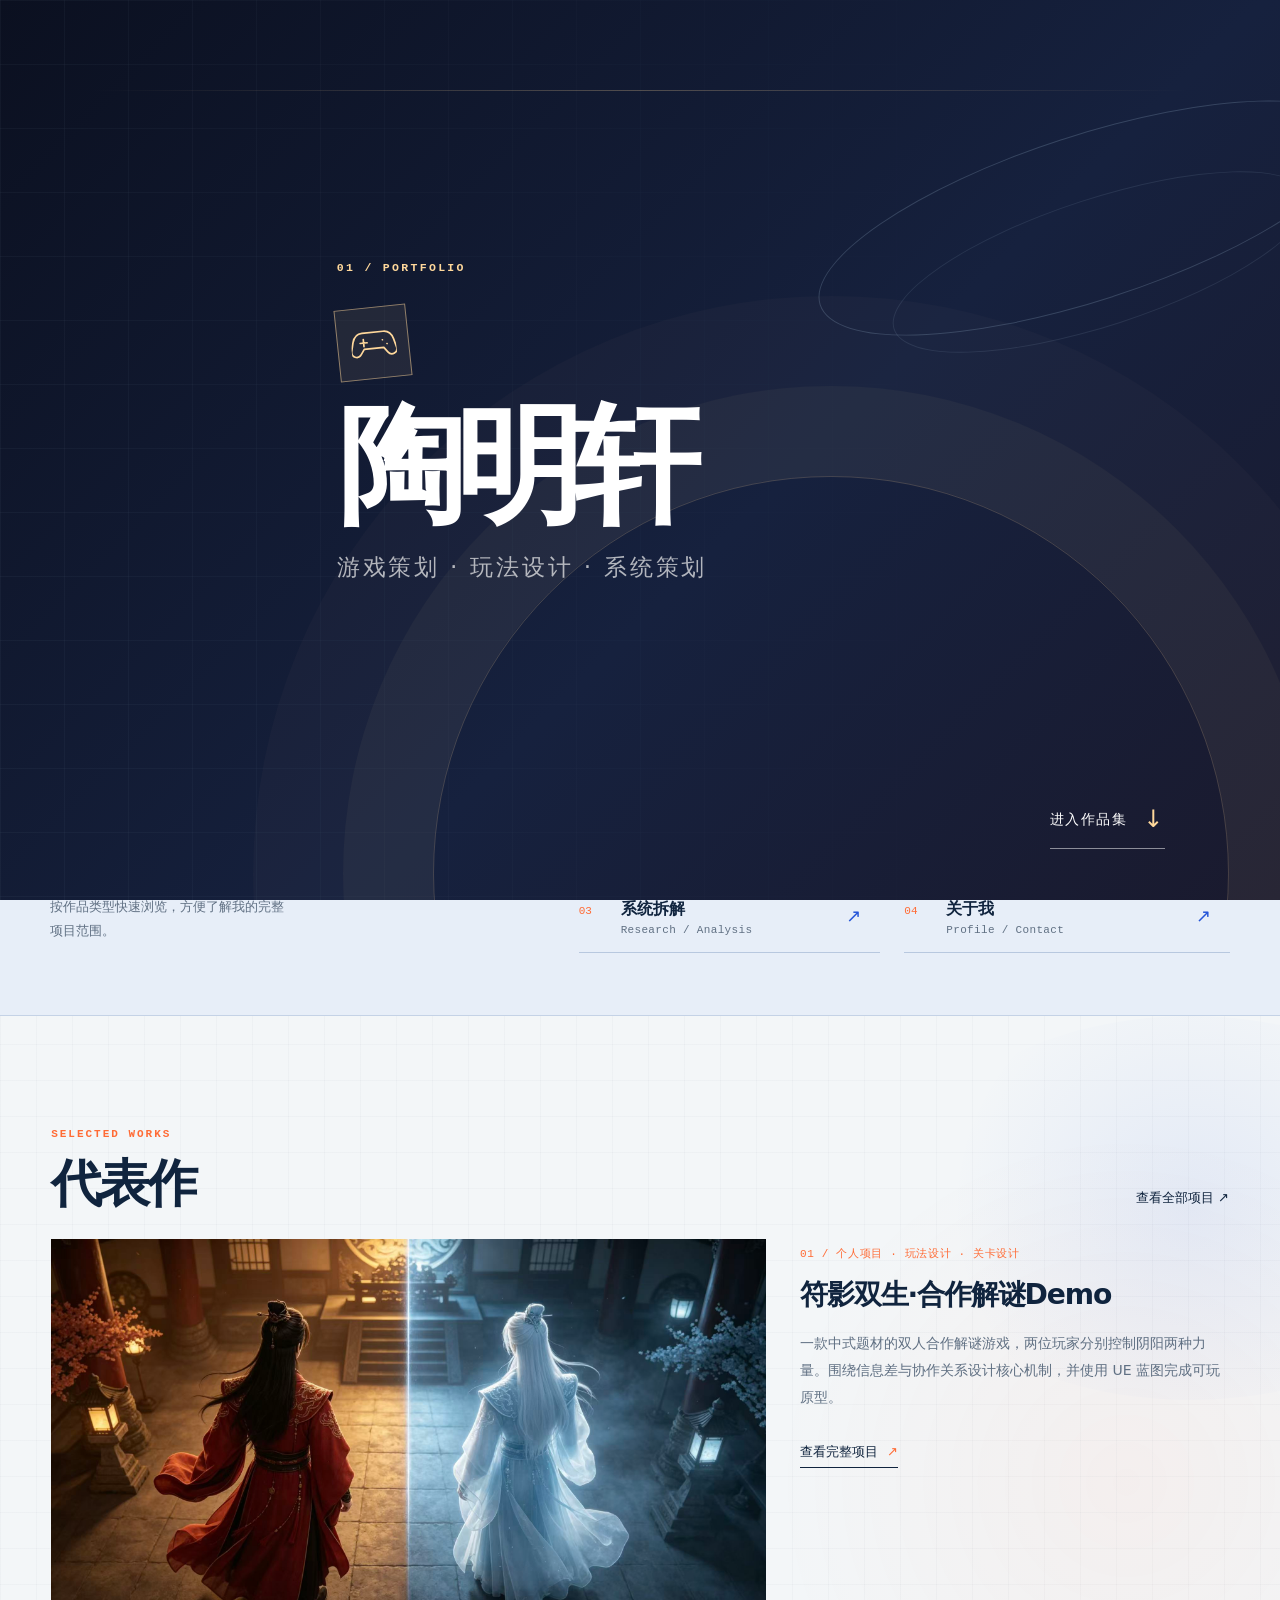
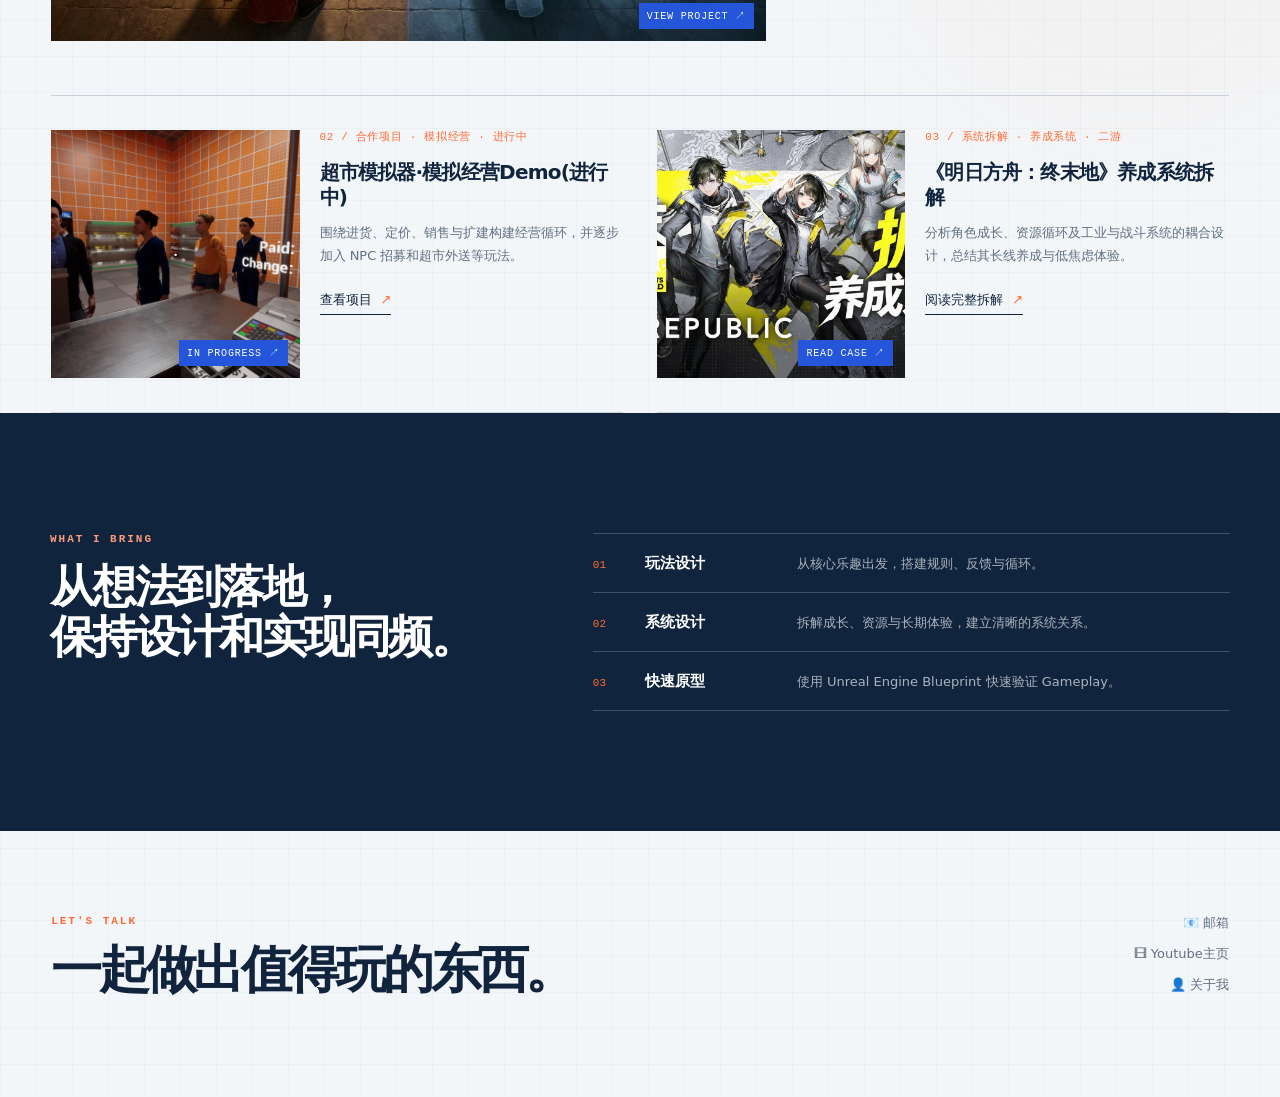
<file: index.html>
<!DOCTYPE html>
<html lang="zh-CN">
<head>
    <meta charset="UTF-8">
    <meta name="viewport" content="width=device-width, initial-scale=1.0">
    <meta name="description" content="陶明轩的游戏策划作品集，聚焦玩法设计、系统设计、关卡设计与可玩原型验证。">
    <title>陶明轩｜游戏策划作品集</title>
    <link rel="stylesheet" href="css/style.css">
    <script>history.scrollRestoration = 'manual';</script>
</head>
<body class="home-page intro-active">
    <section class="home-intro" aria-label="个人主页开屏" aria-hidden="false">
        <div class="home-intro__grid" aria-hidden="true"></div>
        <div class="home-intro__ring home-intro__ring--one" aria-hidden="true"></div>
        <div class="home-intro__ring home-intro__ring--two" aria-hidden="true"></div>
        <div class="home-intro__content">
            <div class="home-intro__index">01 / PORTFOLIO</div>
            <div class="home-intro__mark" aria-hidden="true">
                <svg viewBox="0 0 64 48" role="presentation">
                    <path d="M17 9h30c7 0 12 5 14 12l3 12c2 8-8 13-13 6l-5-7H18l-5 7C8 46-2 41 0 33l3-12C5 14 10 9 17 9Z"/>
                    <path d="M18 18v10M13 23h10M45 21h.1M51 27h.1"/>
                </svg>
            </div>
            <h1>陶明轩</h1>
            <p>游戏策划 · 玩法设计 · 系统策划</p>
        </div>
        <button class="home-intro__enter" type="button" aria-label="进入作品集">
            <span>进入作品集</span>
            <span class="home-intro__enter-icon" aria-hidden="true">↓</span>
        </button>
    </section>

    <main class="home-shell">
        <nav class="home-nav" aria-label="主导航">
            <a class="home-brand" href="index.html" aria-label="返回首页">
                <span class="home-brand__mark">T</span>
                <span>陶明轩 <small>GAME DESIGN</small></span>
            </a>
            <div class="home-nav__links">
                <a href="games.html"><span class="nav-icon" aria-hidden="true">↗</span>游戏原型</a>
                <a href="designs.html"><span class="nav-icon" aria-hidden="true">↗</span>策划案</a>
                <a href="analysis.html"><span class="nav-icon" aria-hidden="true">↗</span>系统拆解</a>
                <a href="about.html"><span class="nav-icon" aria-hidden="true">↗</span>关于我</a>
            </div>
        </nav>

        <div class="home-topline">
            <span>最后更新：2026年10月06日</span>
            <span>过往项目持续整理中。。。</span>
        </div>

        <section class="home-hero" aria-labelledby="hero-title">
            <div class="home-hero__copy">
                <p class="home-kicker">GAMEPLAY / SYSTEM / LEVEL</p>
                <h2 id="hero-title">把体验目标，<br><em>变成可以玩的机制。</em></h2>
                <p class="home-hero__summary">我是一名以玩法设计与快速原型为核心方向的游戏策划，习惯从玩家体验出发，拆解成可验证的 Gameplay，再通过试玩不断迭代。</p>
                <div class="home-hero__actions">
                    <a class="home-button home-button--solid" href="#featured">查看代表作 <span>↘</span></a>
                    <a class="home-button home-button--line" href="PDFs/个人简历.pdf" download="个人简历.pdf">下载简历 <span>↓</span></a>
                </div>
            </div>
            <div class="home-hero__visual">
                <div class="home-hero__portrait-frame">
                    <img src="Images/Photo.jpg" alt="陶明轩头像">
                    <span class="home-hero__stamp">PLAY<br>TEST<br>ITERATE</span>
                </div>
                <div class="home-hero__note">从抽象概念<br>到可玩原型</div>
            </div>
        </section>

        <section class="home-directory" aria-labelledby="directory-title">
            <div class="home-directory__heading">
                <p class="home-kicker">PROJECT DIRECTORY</p>
                <h2 id="directory-title">全部项目</h2>
                <p>按作品类型快速浏览，方便了解我的完整项目范围。</p>
            </div>
            <div class="home-directory__links">
                <a href="games.html">
                    <span class="home-directory__number">01</span>
                    <strong>游戏原型</strong>
                    <small>Gameplay / Level Design</small>
                    <b>↗</b>
                </a>
                <a href="designs.html">
                    <span class="home-directory__number">02</span>
                    <strong>策划案</strong>
                    <small>HUD / System Design</small>
                    <b>↗</b>
                </a>
                <a href="analysis.html">
                    <span class="home-directory__number">03</span>
                    <strong>系统拆解</strong>
                    <small>Research / Analysis</small>
                    <b>↗</b>
                </a>
                <a href="about.html">
                    <span class="home-directory__number">04</span>
                    <strong>关于我</strong>
                    <small>Profile / Contact</small>
                    <b>↗</b>
                </a>
            </div>
        </section>

        <section class="home-featured" id="featured" aria-labelledby="featured-title">
            <div class="home-section-heading">
                <div><p class="home-kicker">SELECTED WORKS</p><h2 id="featured-title">代表作</h2></div>
                <a href="games.html">查看全部项目 <span>↗</span></a>
            </div>

            <article class="home-project home-project--wide">
                <a class="home-project__media" href="Games/符影双生/202604_符影双生.html">
                    <img src="Games/符影双生/符影双生效果图.png" alt="符影双生合作解谜 Demo"><span>VIEW PROJECT ↗</span>
                </a>
                <div class="home-project__body">
                    <p class="home-project__meta">01 / 个人项目 · 玩法设计 · 关卡设计</p>
                    <h3>符影双生·合作解谜Demo</h3>
                    <p>一款中式题材的双人合作解谜游戏，两位玩家分别控制阴阳两种力量。围绕信息差与协作关系设计核心机制，并使用 UE 蓝图完成可玩原型。</p>
                    <a class="home-text-link" href="Games/符影双生/202604_符影双生.html">查看完整项目 <span>↗</span></a>
                </div>
            </article>

            <div class="home-projects-grid">
                <article class="home-project">
                    <a class="home-project__media" href="Games/超市模拟器/202605_超市模拟器.html">
                        <img src="Games/超市模拟器/InGame1.png" alt="超市模拟器模拟经营 Demo"><span>IN PROGRESS ↗</span>
                    </a>
                    <div class="home-project__body">
                        <p class="home-project__meta">02 / 合作项目 · 模拟经营 · 进行中</p>
                        <h3>超市模拟器·模拟经营Demo(进行中)</h3>
                        <p>围绕进货、定价、销售与扩建构建经营循环，并逐步加入 NPC 招募和超市外送等玩法。</p>
                        <a class="home-text-link" href="Games/超市模拟器/202605_超市模拟器.html">查看项目 <span>↗</span></a>
                    </div>
                </article>
                <article class="home-project">
                    <a class="home-project__media" href="PDFs/Analysis/明日方舟终末地/202603_养成系统拆解案.pdf">
                        <img src="PDFs/Analysis/明日方舟终末地/养成系统拆解.png" alt="明日方舟终末地养成系统拆解"><span>READ CASE ↗</span>
                    </a>
                    <div class="home-project__body">
                        <p class="home-project__meta">03 / 系统拆解 · 养成系统 · 二游</p>
                        <h3>《明日方舟：终末地》养成系统拆解</h3>
                        <p>分析角色成长、资源循环及工业与战斗系统的耦合设计，总结其长线养成与低焦虑体验。</p>
                        <a class="home-text-link" href="PDFs/Analysis/明日方舟终末地/202603_养成系统拆解案.pdf">阅读完整拆解 <span>↗</span></a>
                    </div>
                </article>
            </div>
        </section>

        <section class="home-capabilities" aria-labelledby="capabilities-title">
            <div><p class="home-kicker">WHAT I BRING</p><h2 id="capabilities-title">从想法到落地，<br>保持设计和实现同频。</h2></div>
            <div class="home-capabilities__list">
                <div><span>01</span><strong>玩法设计</strong><p>从核心乐趣出发，搭建规则、反馈与循环。</p></div>
                <div><span>02</span><strong>系统设计</strong><p>拆解成长、资源与长期体验，建立清晰的系统关系。</p></div>
                <div><span>03</span><strong>快速原型</strong><p>使用 Unreal Engine Blueprint 快速验证 Gameplay。</p></div>
            </div>
        </section>

        <footer class="home-footer">
            <div><p class="home-kicker">LET'S TALK</p><h2>一起做出值得玩的东西。</h2></div>
            <div class="home-footer__links">
                <a href="mailto:2383444951@qq.com">📧 邮箱</a>
                <a href="https://www.youtube.com/@HDG801">🎞 Youtube主页</a>
                <a href="about.html">👤 关于我</a>
            </div>
        </footer>
    </main>

    <script>
        let introDismissed = false;
        window.scrollTo(0, 0);
        function dismissIntro() {
            if (introDismissed) return;
            introDismissed = true;
            window.scrollTo(0, 0);
            document.body.classList.remove('intro-active');
            document.body.classList.add('intro-dismissed');
            document.querySelector('.home-intro').setAttribute('aria-hidden', 'true');
        }
        document.querySelector('.home-intro__enter').addEventListener('click', dismissIntro);
        window.addEventListener('wheel', event => {
            if (event.deltaY > 0 && !introDismissed) { event.preventDefault(); dismissIntro(); }
        }, { passive: false });
        window.addEventListener('keydown', event => {
            if (['ArrowDown', 'PageDown', 'Enter', ' '].includes(event.key)) dismissIntro();
        });
        let touchStartY = 0;
        window.addEventListener('touchstart', event => { touchStartY = event.changedTouches[0].clientY; }, { passive: true });
        window.addEventListener('touchend', event => { if (touchStartY - event.changedTouches[0].clientY > 24) dismissIntro(); }, { passive: true });
    </script>
</body>
</html>
</file>
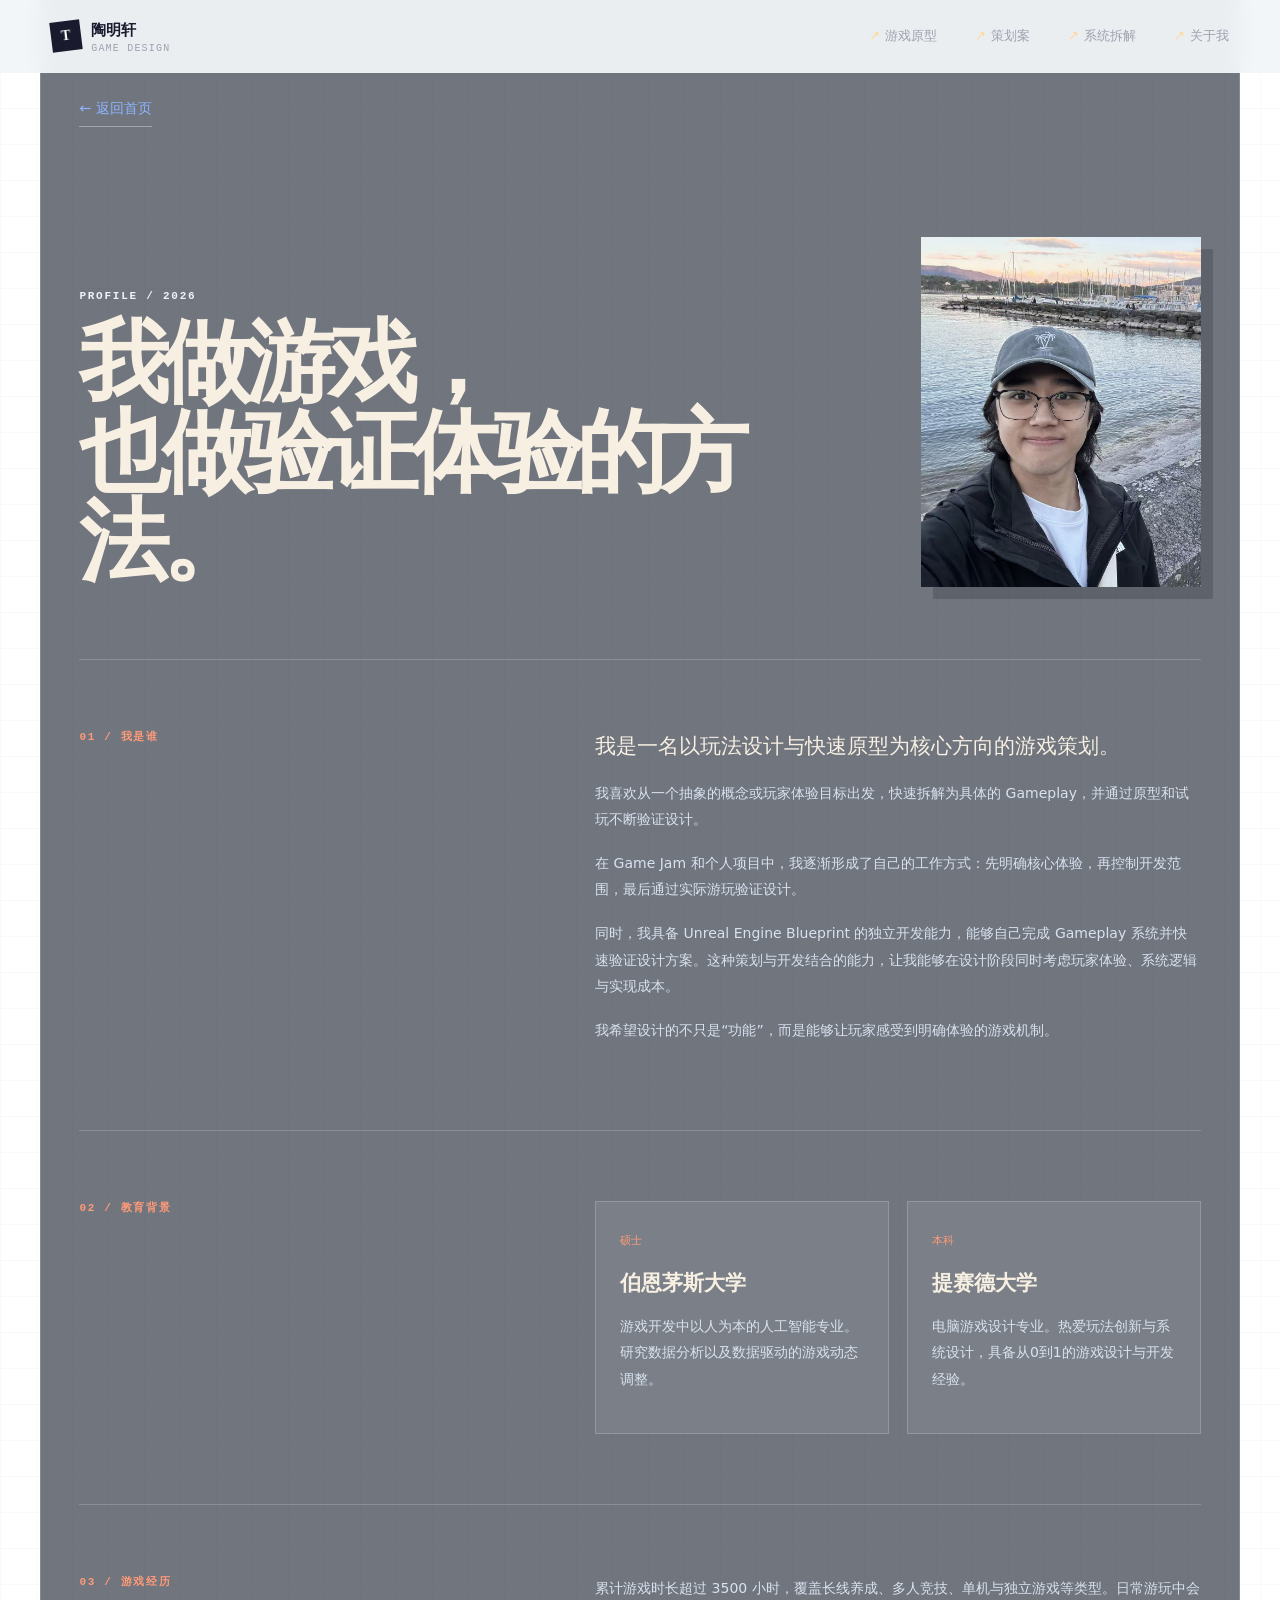
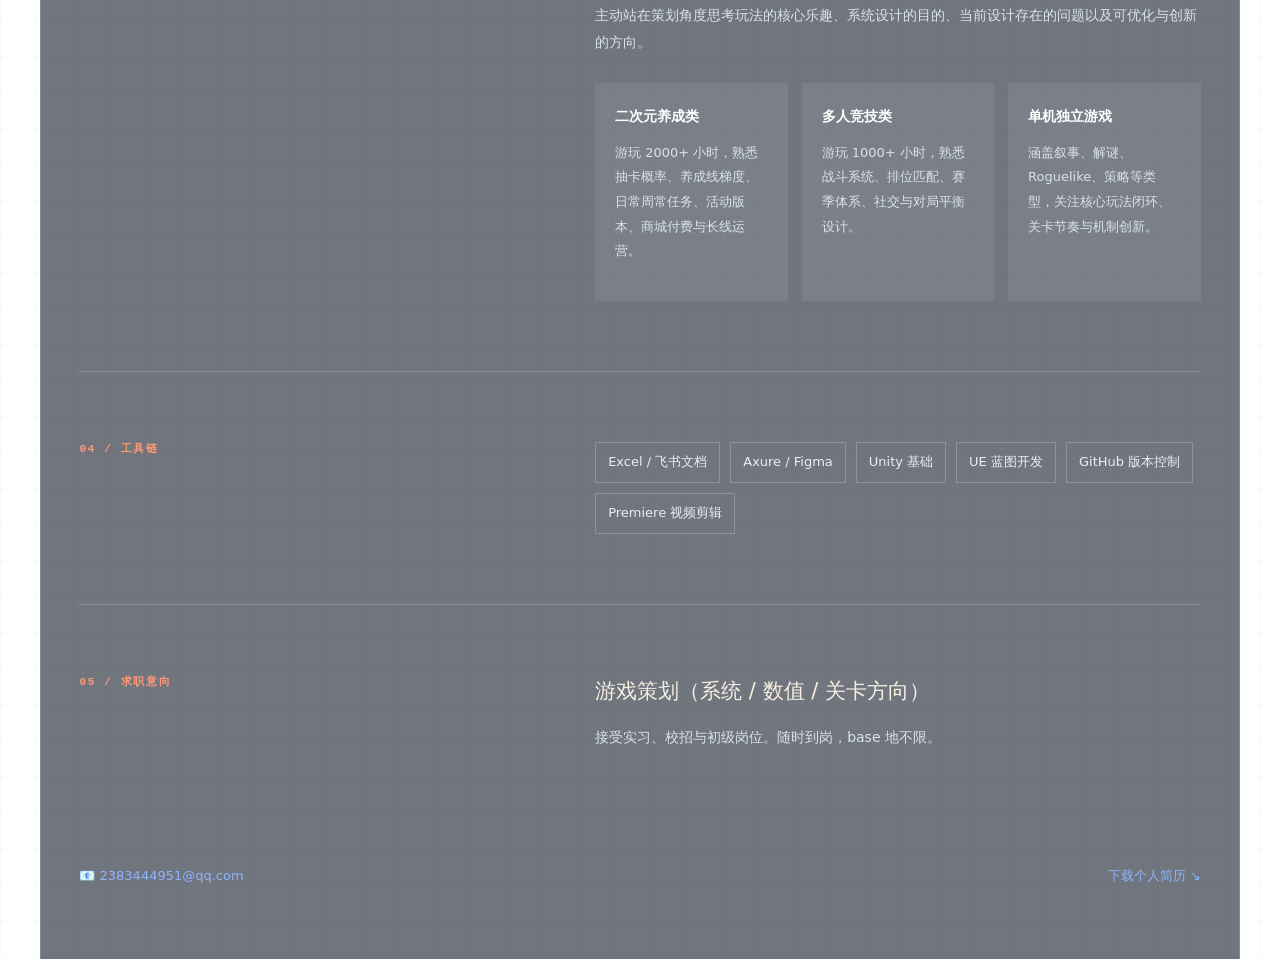
<file: about.html>
<!DOCTYPE html>
<html lang="zh-CN">
<head>
    <meta charset="UTF-8">
    <meta name="viewport" content="width=device-width, initial-scale=1.0">
    <meta name="description" content="陶明轩的个人介绍、游戏经历、工具链与求职方向。">
    <title>关于我｜陶明轩</title>
    <link rel="stylesheet" href="css/style.css">
    <link rel="stylesheet" href="css/project.css">
</head>
<body class="catalog-page about-page">
    <main class="container about-shell">
        <nav class="site-nav" aria-label="主导航">
            <a class="site-nav__brand" href="index.html"><span class="site-nav__mark">T</span><span>陶明轩 <small>GAME DESIGN</small></span></a>
            <div class="site-nav__links"><a href="games.html"><span>↗</span>游戏原型</a><a href="designs.html"><span>↗</span>策划案</a><a href="analysis.html"><span>↗</span>系统拆解</a><a href="about.html"><span>↗</span>关于我</a></div>
        </nav>

        <a href="index.html" class="back-link">← 返回首页</a>

        <header class="about-hero">
            <div>
                <p class="project-kicker">PROFILE / 2026</p>
                <h1>我做游戏，<br>也做验证体验的方法。</h1>
            </div>
            <img src="Images/Photo.jpg" alt="陶明轩头像">
        </header>

        <section class="about-intro about-section">
            <div class="about-section__label">01 / 我是谁</div>
            <div>
                <p class="about-lead">我是一名以玩法设计与快速原型为核心方向的游戏策划。</p>
                <p>我喜欢从一个抽象的概念或玩家体验目标出发，快速拆解为具体的 Gameplay，并通过原型和试玩不断验证设计。</p>
                <p>在 Game Jam 和个人项目中，我逐渐形成了自己的工作方式：先明确核心体验，再控制开发范围，最后通过实际游玩验证设计。</p>
                <p>同时，我具备 Unreal Engine Blueprint 的独立开发能力，能够自己完成 Gameplay 系统并快速验证设计方案。这种策划与开发结合的能力，让我能够在设计阶段同时考虑玩家体验、系统逻辑与实现成本。</p>
                <p>我希望设计的不只是“功能”，而是能够让玩家感受到明确体验的游戏机制。</p>
            </div>
        </section>

        <section class="about-section">
            <div class="about-section__label">02 / 教育背景</div>
            <div class="about-education">
                <article><span>硕士</span><h2>伯恩茅斯大学</h2><p>游戏开发中以人为本的人工智能专业。研究数据分析以及数据驱动的游戏动态调整。</p></article>
                <article><span>本科</span><h2>提赛德大学</h2><p>电脑游戏设计专业。热爱玩法创新与系统设计，具备从0到1的游戏设计与开发经验。</p></article>
            </div>
        </section>

        <section class="about-section">
            <div class="about-section__label">03 / 游戏经历</div>
            <div class="about-experience">
                <p>累计游戏时长超过 3500 小时，覆盖长线养成、多人竞技、单机与独立游戏等类型。日常游玩中会主动站在策划角度思考玩法的核心乐趣、系统设计的目的、当前设计存在的问题以及可优化与创新的方向。</p>
                <div class="about-experience__grid">
                    <article><strong>二次元养成类</strong><p>游玩 2000+ 小时，熟悉抽卡概率、养成线梯度、日常周常任务、活动版本、商城付费与长线运营。</p></article>
                    <article><strong>多人竞技类</strong><p>游玩 1000+ 小时，熟悉战斗系统、排位匹配、赛季体系、社交与对局平衡设计。</p></article>
                    <article><strong>单机独立游戏</strong><p>涵盖叙事、解谜、Roguelike、策略等类型，关注核心玩法闭环、关卡节奏与机制创新。</p></article>
                </div>
            </div>
        </section>

        <section class="about-section">
            <div class="about-section__label">04 / 工具链</div>
            <div class="about-tools"><span>Excel / 飞书文档</span><span>Axure / Figma</span><span>Unity 基础</span><span>UE 蓝图开发</span><span>GitHub 版本控制</span><span>Premiere 视频剪辑</span></div>
        </section>

        <section class="about-section about-intent">
            <div class="about-section__label">05 / 求职意向</div>
            <div><p class="about-lead">游戏策划（系统 / 数值 / 关卡方向）</p><p>接受实习、校招与初级岗位。随时到岗，base 地不限。</p></div>
        </section>

        <footer class="about-footer">
            <a href="mailto:2383444951@qq.com">📧 2383444951@qq.com</a>
            <a href="PDFs/个人简历.pdf" download="个人简历.pdf">下载个人简历 ↘</a>
        </footer>
    </main>
</body>
</html>
</file>
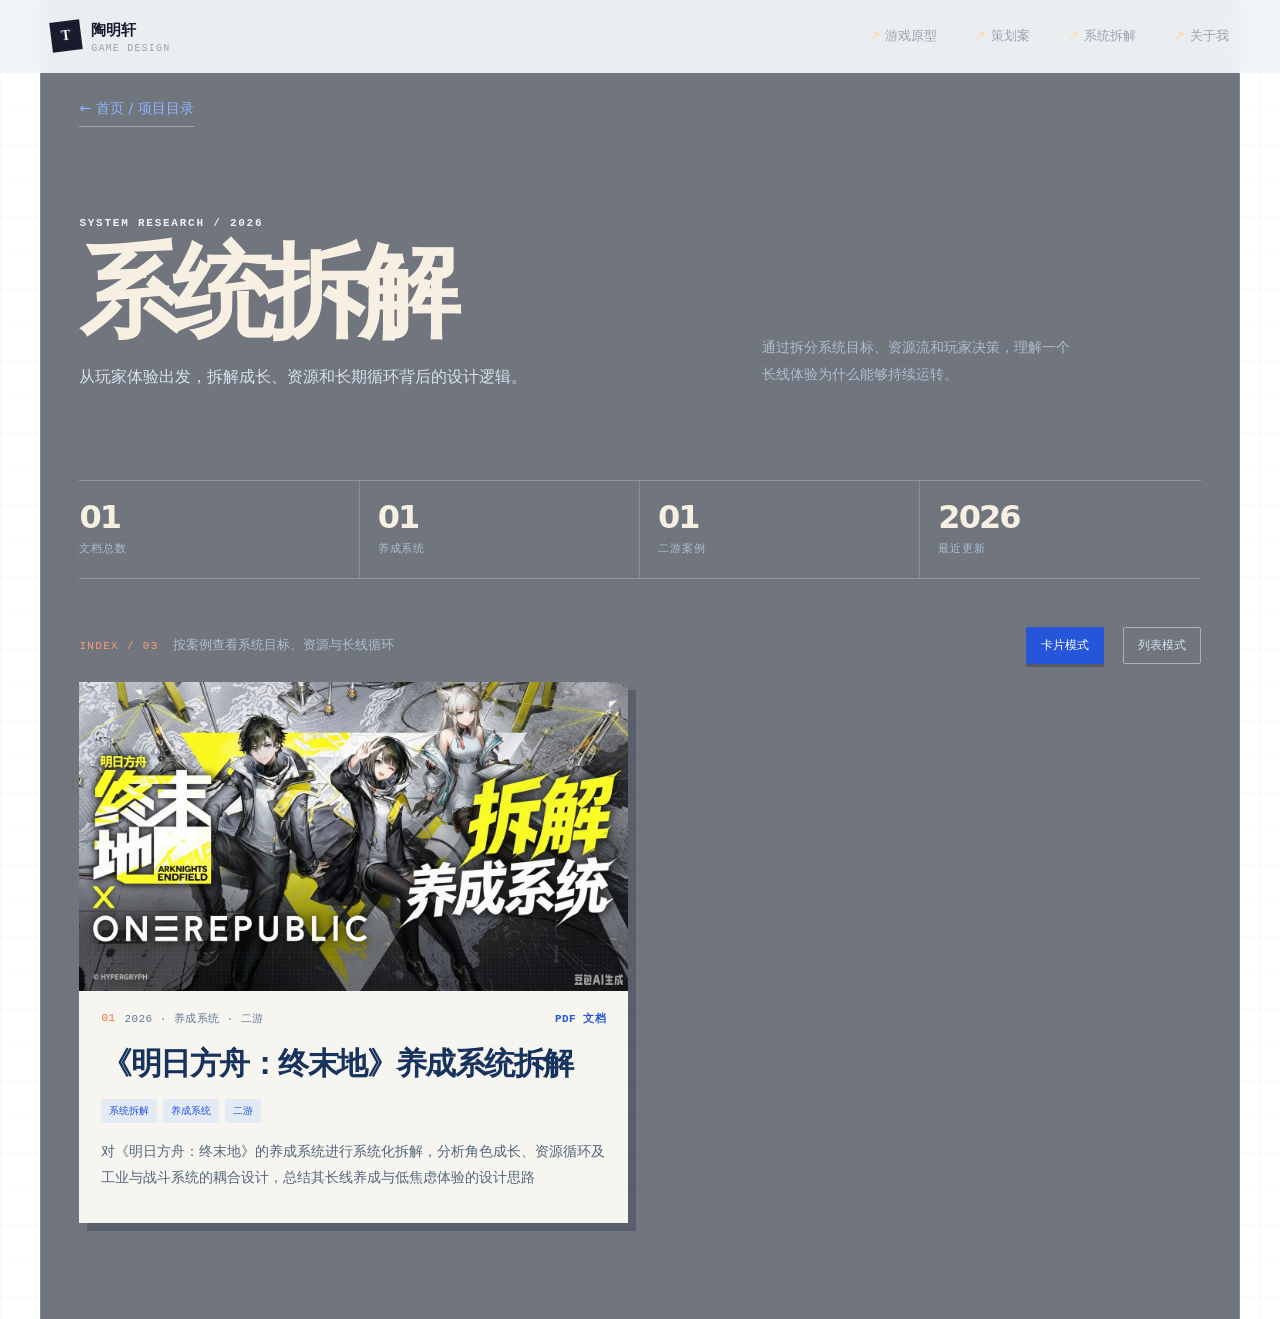
<file: analysis.html>
﻿<!DOCTYPE html>
<html lang="zh-CN">
<head>
    <meta charset="UTF-8">
    <meta name="viewport" content="width=device-width, initial-scale=1.0">
    <title>拆解案列表 | 陶明轩</title>
    <link rel="stylesheet" href="css/style.css">
    <link rel="stylesheet" href="css/project.css">
</head>
<body class="catalog-page games-catalog document-catalog">
<div class="container games-shell">
    <nav class="site-nav" aria-label="主导航">
        <a class="site-nav__brand" href="index.html"><span class="site-nav__mark">T</span><span>陶明轩 <small>GAME DESIGN</small></span></a>
        <div class="site-nav__links"><a href="games.html"><span>↗</span>游戏原型</a><a href="designs.html"><span>↗</span>策划案</a><a href="analysis.html"><span>↗</span>系统拆解</a><a href="about.html"><span>↗</span>关于我</a></div>
    </nav>
    <a href="index.html" class="back-link">← 首页 / 项目目录</a>

    <div class="header catalog-header games-header">
        <div>
        <p class="project-kicker">SYSTEM RESEARCH / 2026</p>
        <h1>系统拆解</h1>
        <div class="subtitle">从玩家体验出发，拆解成长、资源和长期循环背后的设计逻辑。</div>
        </div>
        <p class="games-header__note">通过拆分系统目标、资源流和玩家决策，理解一个长线体验为什么能够持续运转。</p>
    </div>

    <section class="games-overview" aria-label="系统拆解概览">
        <div><strong>01</strong><span>文档总数</span></div>
        <div><strong>01</strong><span>养成系统</span></div>
        <div><strong>01</strong><span>二游案例</span></div>
        <div><strong>2026</strong><span>最近更新</span></div>
    </section>

    <div class="games-toolbar">
        <p><span>INDEX / 03</span> 按案例查看系统目标、资源与长线循环</p>
        <div class="view-toggle">
            <button class="view-btn active" data-view="card">卡片模式</button>
            <button class="view-btn" data-view="list">列表模式</button>
        </div>
    </div>

    <div id="analysis-container" class="work-grid"></div>
</div>

<script>
    const analysisData = [
        {
            id: "终末地养成",
            title: "《明日方舟：终末地》养成系统拆解",
            status: "PDF 文档",
            year: "2026",
            format: "养成系统 · 二游",
            tags: ["系统拆解", "养成系统", "二游"],
            desc: "对《明日方舟：终末地》的养成系统进行系统化拆解，分析角色成长、资源循环及工业与战斗系统的耦合设计，总结其长线养成与低焦虑体验的设计思路",
            thumbnail: "PDFs/Analysis/明日方舟终末地/养成系统拆解.png",
            detailLink: "PDFs/Analysis/明日方舟终末地/202603_养成系统拆解案.pdf"
        }
    ];

    function renderCardMode() {
        const container = document.getElementById('analysis-container');
        container.className = 'work-grid';
        container.innerHTML = analysisData.map((item, index) => `
            <a href="${item.detailLink}" class="work-card-link">
                <div class="work-card">
                    <img src="${item.thumbnail}" alt="${item.title}">
                    <div class="work-info">
                        <div class="work-card__meta"><span>${String(index + 1).padStart(2, '0')}</span><span>${item.year} · ${item.format}</span><b>${item.status}</b></div>
                        <h3>${item.title}</h3>
                        <div class="tags">
                            ${item.tags.map(tag => `<span class="tag">${tag}</span>`).join('')}
                        </div>
                        <p>${item.desc}</p>
                    </div>
                </div>
            </a>
        `).join('');
    }

    function renderListMode() {
        const container = document.getElementById('analysis-container');
        container.className = 'list-view';
        container.innerHTML = analysisData.map((item, index) => `
            <a href="${item.detailLink}" class="list-item">
                <div class="list-item-thumb">
                    <img src="${item.thumbnail}" alt="${item.title}">
                </div>
                <div class="list-item-info">
                    <div class="list-item__meta"><span>${String(index + 1).padStart(2, '0')}</span><span>${item.year} · ${item.format}</span><b>${item.status}</b></div>
                    <h3>${item.title}</h3>
                    <div class="tags">
                        ${item.tags.map(tag => `<span class="tag">${tag}</span>`).join('')}
                    </div>
                    <p>${item.desc}</p>
                </div>
            </a>
        `).join('');
    }

    let currentView = 'card';
    const viewBtns = document.querySelectorAll('.view-btn');

    function switchView(view) {
        currentView = view;
        if (view === 'card') renderCardMode();
        else renderListMode();
        viewBtns.forEach(btn => {
            const btnView = btn.getAttribute('data-view');
            if (btnView === view) btn.classList.add('active');
            else btn.classList.remove('active');
        });
    }

    viewBtns.forEach(btn => {
        btn.addEventListener('click', () => switchView(btn.getAttribute('data-view')));
    });

    renderCardMode();
</script>
</body>
</html>
</file>
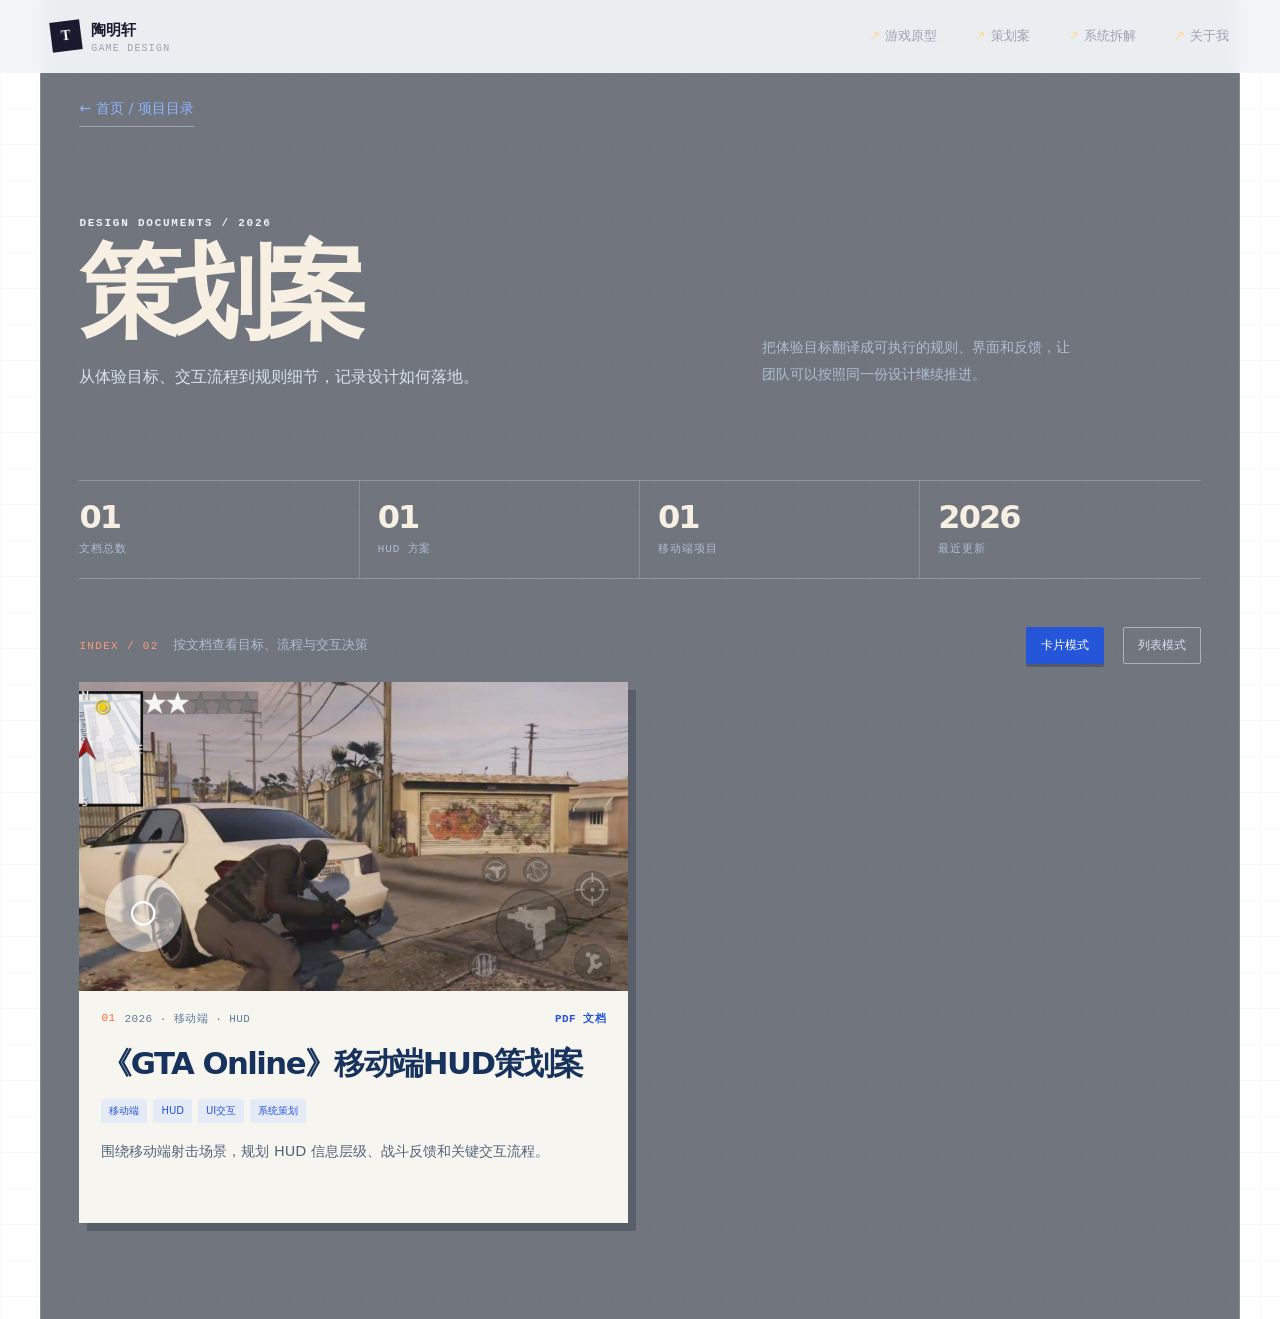
<file: designs.html>
﻿<!DOCTYPE html>
<html lang="zh-CN">
<head>
    <meta charset="UTF-8">
    <meta name="viewport" content="width=device-width, initial-scale=1.0">
    <title>策划案列表 | 陶明轩</title>
    <link rel="stylesheet" href="css/style.css">
    <link rel="stylesheet" href="css/project.css">
</head>
<body class="catalog-page games-catalog document-catalog">
<div class="container games-shell">
    <nav class="site-nav" aria-label="主导航">
        <a class="site-nav__brand" href="index.html"><span class="site-nav__mark">T</span><span>陶明轩 <small>GAME DESIGN</small></span></a>
        <div class="site-nav__links"><a href="games.html"><span>↗</span>游戏原型</a><a href="designs.html"><span>↗</span>策划案</a><a href="analysis.html"><span>↗</span>系统拆解</a><a href="about.html"><span>↗</span>关于我</a></div>
    </nav>
    <a href="index.html" class="back-link">← 首页 / 项目目录</a>

    <div class="header catalog-header games-header">
        <div>
        <p class="project-kicker">DESIGN DOCUMENTS / 2026</p>
        <h1>策划案</h1>
        <div class="subtitle">从体验目标、交互流程到规则细节，记录设计如何落地。</div>
        </div>
        <p class="games-header__note">把体验目标翻译成可执行的规则、界面和反馈，让团队可以按照同一份设计继续推进。</p>
    </div>

    <section class="games-overview" aria-label="策划案概览">
        <div><strong>01</strong><span>文档总数</span></div>
        <div><strong>01</strong><span>HUD 方案</span></div>
        <div><strong>01</strong><span>移动端项目</span></div>
        <div><strong>2026</strong><span>最近更新</span></div>
    </section>

    <div class="games-toolbar">
        <p><span>INDEX / 02</span> 按文档查看目标、流程与交互决策</p>
        <div class="view-toggle">
            <button class="view-btn active" data-view="card">卡片模式</button>
            <button class="view-btn" data-view="list">列表模式</button>
        </div>
    </div>

    <div id="analysis-container" class="work-grid"></div>
</div>

<script>
    const analysisData = [
        {
            title: "《GTA Online》移动端HUD策划案",
            status: "PDF 文档",
            year: "2026",
            format: "移动端 · HUD",
            tags: ["移动端", "HUD", "UI交互","系统策划"],
            desc: "围绕移动端射击场景，规划 HUD 信息层级、战斗反馈和关键交互流程。",
            thumbnail: "PDFs/Design/射击手游HUD策划案/射击HUD效果图.png",
            detailLink: "PDFs/Design/射击手游HUD策划案/202601_射击手游HUD策划案.pdf"
        }
    ];

    function renderCardMode() {
        const container = document.getElementById('analysis-container');
        container.className = 'work-grid';
        container.innerHTML = analysisData.map((item, index) => `
            <a href="${item.detailLink}" class="work-card-link">
                <div class="work-card">
                    <img src="${item.thumbnail}" alt="${item.title}">
                    <div class="work-info">
                        <div class="work-card__meta"><span>${String(index + 1).padStart(2, '0')}</span><span>${item.year} · ${item.format}</span><b>${item.status}</b></div>
                        <h3>${item.title}</h3>
                        <div class="tags">
                            ${item.tags.map(tag => `<span class="tag">${tag}</span>`).join('')}
                        </div>
                        <p>${item.desc}</p>
                    </div>
                </div>
            </a>
        `).join('');
    }

    function renderListMode() {
        const container = document.getElementById('analysis-container');
        container.className = 'list-view';
        container.innerHTML = analysisData.map((item, index) => `
            <a href="${item.detailLink}" class="list-item">
                <div class="list-item-thumb">
                    <img src="${item.thumbnail}" alt="${item.title}">
                </div>
                <div class="list-item-info">
                    <div class="list-item__meta"><span>${String(index + 1).padStart(2, '0')}</span><span>${item.year} · ${item.format}</span><b>${item.status}</b></div>
                    <h3>${item.title}</h3>
                    <div class="tags">
                        ${item.tags.map(tag => `<span class="tag">${tag}</span>`).join('')}
                    </div>
                    <p>${item.desc}</p>
                </div>
            </a>
        `).join('');
    }

    let currentView = 'card';
    const viewBtns = document.querySelectorAll('.view-btn');

    function switchView(view) {
        currentView = view;
        if (view === 'card') renderCardMode();
        else renderListMode();
        viewBtns.forEach(btn => {
            const btnView = btn.getAttribute('data-view');
            if (btnView === view) btn.classList.add('active');
            else btn.classList.remove('active');
        });
    }

    viewBtns.forEach(btn => {
        btn.addEventListener('click', () => switchView(btn.getAttribute('data-view')));
    });

    renderCardMode();
</script>
</body>
</html>
</file>
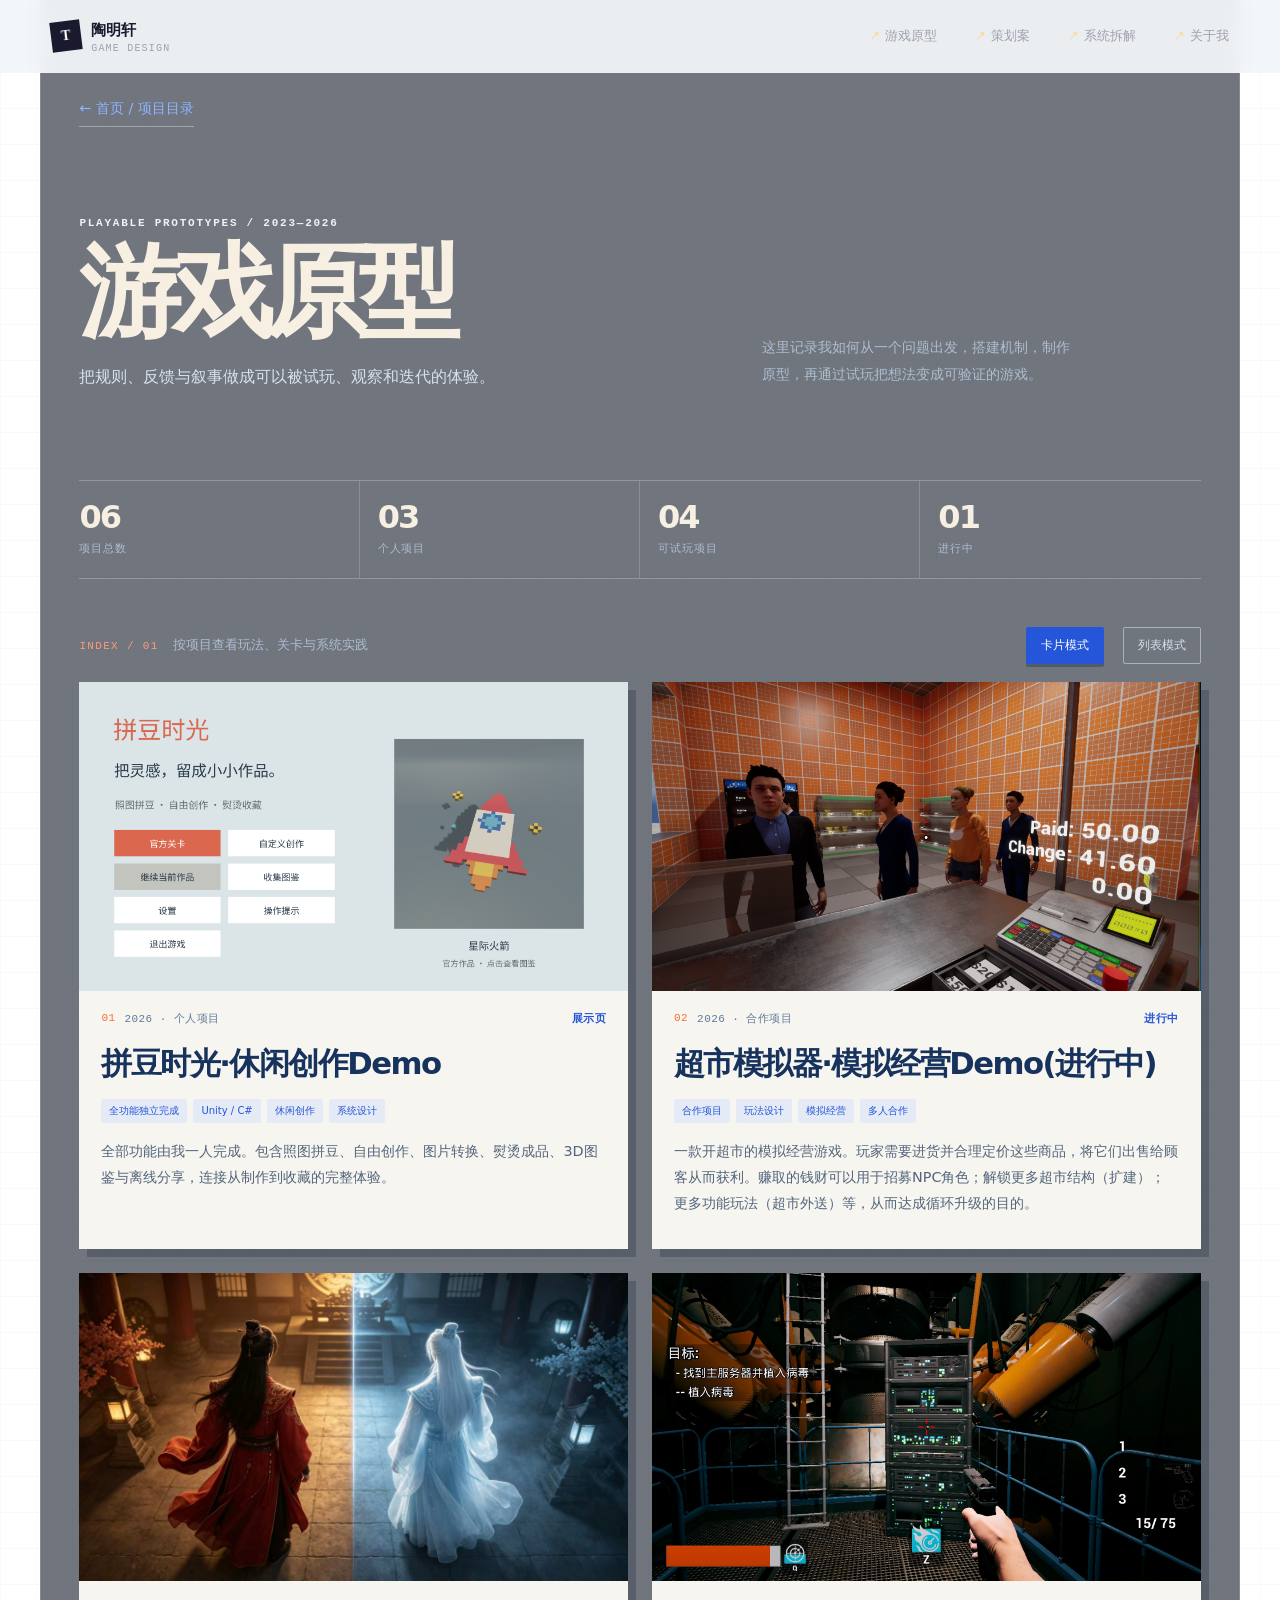
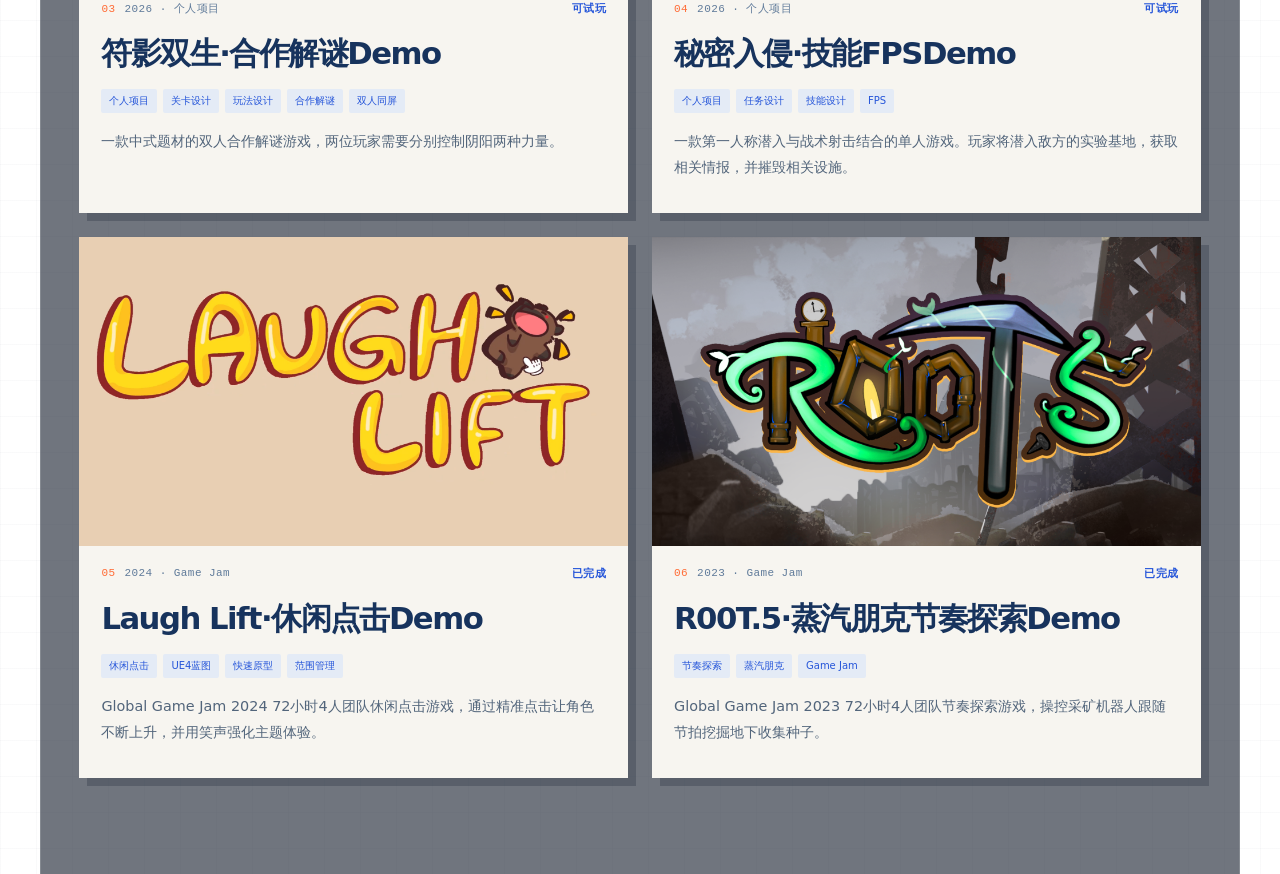
<file: games.html>
<!DOCTYPE html>
<html lang="zh-CN">
<head>
    <meta charset="UTF-8">
    <meta name="viewport" content="width=device-width, initial-scale=1.0">
    <title>游戏Demo列表 | 陶明轩</title>
    <link rel="stylesheet" href="css/style.css">
    <link rel="stylesheet" href="css/project.css">
</head>
<body class="catalog-page games-catalog">
<div class="container games-shell">
    <nav class="site-nav" aria-label="主导航">
        <a class="site-nav__brand" href="index.html"><span class="site-nav__mark">T</span><span>陶明轩 <small>GAME DESIGN</small></span></a>
        <div class="site-nav__links"><a href="games.html"><span>↗</span>游戏原型</a><a href="designs.html"><span>↗</span>策划案</a><a href="analysis.html"><span>↗</span>系统拆解</a><a href="about.html"><span>↗</span>关于我</a></div>
    </nav>
    <a href="index.html" class="back-link">← 首页 / 项目目录</a>

    <div class="header catalog-header games-header">
        <div>
            <p class="project-kicker">PLAYABLE PROTOTYPES / 2023—2026</p>
            <h1>游戏原型</h1>
            <div class="subtitle">把规则、反馈与叙事做成可以被试玩、观察和迭代的体验。</div>
        </div>
        <p class="games-header__note">这里记录我如何从一个问题出发，搭建机制，制作原型，再通过试玩把想法变成可验证的游戏。</p>
    </div>

    <section class="games-overview" aria-label="项目概览">
        <div><strong>06</strong><span>项目总数</span></div>
        <div><strong>03</strong><span>个人项目</span></div>
        <div><strong>04</strong><span>可试玩项目</span></div>
        <div><strong>01</strong><span>进行中</span></div>
    </section>

    <div class="games-toolbar">
        <p><span>INDEX / 01</span> 按项目查看玩法、关卡与系统实践</p>
        <div class="view-toggle">
            <button class="view-btn active" data-view="card">卡片模式</button>
            <button class="view-btn" data-view="list">列表模式</button>
        </div>
    </div>

    <div id="games-container"></div>
</div>

<script>
    // ============================================================
    // 👇👇👇 在这里手动填写你的游戏数据 👇👇👇
    // ============================================================
    const gamesData = [
        {
            title: "拼豆时光·休闲创作Demo",
            status: "展示页",
            projectId: "202608",
            year: "2026",
            format: "个人项目",
            tags: ["全功能独立完成", "Unity / C#", "休闲创作", "系统设计"],
            desc: "全部功能由我一人完成。包含照图拼豆、自由创作、图片转换、熨烫成品、3D图鉴与离线分享，连接从制作到收藏的完整体验。",
            thumbnail: "Games/拼豆时光/media/menu.png",
            link: "Games/拼豆时光/202608_拼豆时光.html"
        },
        {
            title: "超市模拟器·模拟经营Demo(进行中)",
            status: "进行中",
            projectId: "202605",
            year: "2026",
            format: "合作项目",
            tags: ["合作项目","玩法设计","模拟经营","多人合作"],
            desc: "一款开超市的模拟经营游戏。玩家需要进货并合理定价这些商品，将它们出售给顾客从而获利。赚取的钱财可以用于招募NPC角色；解锁更多超市结构（扩建）；更多功能玩法（超市外送）等，从而达成循环升级的目的。",
            thumbnail: "Games/超市模拟器/InGame1.png",
            link: "Games/超市模拟器/202605_超市模拟器.html"
        },
        {
            title: "符影双生·合作解谜Demo",
            status: "可试玩",
            projectId: "202604",
            year: "2026",
            format: "个人项目",
            tags: ["个人项目","关卡设计","玩法设计","合作解谜","双人同屏"],
            desc: "一款中式题材的双人合作解谜游戏，两位玩家需要分别控制阴阳两种力量。",
            thumbnail: "Games/符影双生/符影双生效果图.png",
            link: "Games/符影双生/202604_符影双生.html"
        },
        {
            title: "R00T.5·蒸汽朋克节奏探索Demo",
            status: "已完成",
            projectId: "202302",
            year: "2023",
            format: "Game Jam",
            tags: ["节奏探索","蒸汽朋克","Game Jam"],
            desc: "Global Game Jam 2023 72小时4人团队节奏探索游戏，操控采矿机器人跟随节拍挖掘地下收集种子。",
            thumbnail: "Games/R00T.5/Cover.png",
            link: "Games/R00T.5/202302_R00T.5.html"
        },
        {
            title: "Laugh Lift·休闲点击Demo",
            status: "已完成",
            projectId: "202401",
            year: "2024",
            format: "Game Jam",
            tags: ["休闲点击", "UE4蓝图", "快速原型", "范围管理"],
            desc: "Global Game Jam 2024 72小时4人团队休闲点击游戏，通过精准点击让角色不断上升，并用笑声强化主题体验。",
            thumbnail: "Games/LaughLift/Cover.png",
            link: "Games/LaughLift/202401_LaughLift.html"
        },
        {
            title: "秘密入侵·技能FPSDemo",
            status: "可试玩",
            projectId: "202602",
            year: "2026",
            format: "个人项目",
            tags: ["个人项目","任务设计","技能设计","FPS"],
            desc: "一款第一人称潜入与战术射击结合的单人游戏。玩家将潜入敌方的实验基地，获取相关情报，并摧毁相关设施。",
            thumbnail: "Games/秘密入侵/秘密入侵.png",
            link: "Games/秘密入侵/202602_秘密入侵.html"
        }
    ];
    // ============================================================

    // 项目编号为 YYYYNN，按年份和年度项目序号倒序排列。
    gamesData.sort((a, b) => Number(b.projectId) - Number(a.projectId));

    let currentView = 'card';

    function escapeHtml(str) {
        if (!str) return '';
        return str.replace(/[&<>]/g, function(m) {
            if (m === '&') return '&amp;';
            if (m === '<') return '&lt;';
            if (m === '>') return '&gt;';
            return m;
        });
    }

    function renderCardMode() {
        const container = document.getElementById('games-container');
        container.className = 'work-grid';
        container.innerHTML = gamesData.map((game, index) => `
            <a href="${game.link}" class="work-card-link">
                <div class="work-card">
                <img src="${game.thumbnail}" alt="${escapeHtml(game.title)}">
                    <div class="work-info">
                        <div class="work-card__meta"><span>${String(index + 1).padStart(2, '0')}</span><span>${escapeHtml(game.year)} · ${escapeHtml(game.format)}</span><b>${escapeHtml(game.status)}</b></div>
                        <h3>${escapeHtml(game.title)}</h3>
                        <div class="tags">
                            ${game.tags.map(tag => `<span class="tag">${escapeHtml(tag)}</span>`).join('')}
                        </div>
                        <p>${escapeHtml(game.desc)}</p>
                    </div>
                </div>
            </a>
        `).join('');
    }

    function renderListMode() {
        const container = document.getElementById('games-container');
        container.className = 'list-view';
        container.innerHTML = gamesData.map((game, index) => `
            <a href="${game.link}" class="list-item">
                <div class="list-item-thumb">
                <img src="${game.thumbnail}" alt="${escapeHtml(game.title)}">
                </div>
                <div class="list-item-info">
                    <div class="list-item__meta"><span>${String(index + 1).padStart(2, '0')}</span><span>${escapeHtml(game.year)} · ${escapeHtml(game.format)}</span><b>${escapeHtml(game.status)}</b></div>
                    <h3>${escapeHtml(game.title)}</h3>
                    <div class="tags">
                        ${game.tags.map(tag => `<span class="tag">${escapeHtml(tag)}</span>`).join('')}
                    </div>
                    <p>${escapeHtml(game.desc)}</p>
                </div>
            </a>
        `).join('');
    }

    function renderCurrentView() {
        if (currentView === 'card') {
            renderCardMode();
        } else {
            renderListMode();
        }
    }

    function switchView(view) {
        currentView = view;
        renderCurrentView();
        document.querySelectorAll('.view-btn').forEach(btn => {
            const btnView = btn.getAttribute('data-view');
            if (btnView === view) {
                btn.classList.add('active');
            } else {
                btn.classList.remove('active');
            }
        });
    }

    document.querySelectorAll('.view-btn').forEach(btn => {
        btn.addEventListener('click', () => {
            switchView(btn.getAttribute('data-view'));
        });
    });

    // 初始渲染
    renderCardMode();
</script>
</body>
</html>
</file>
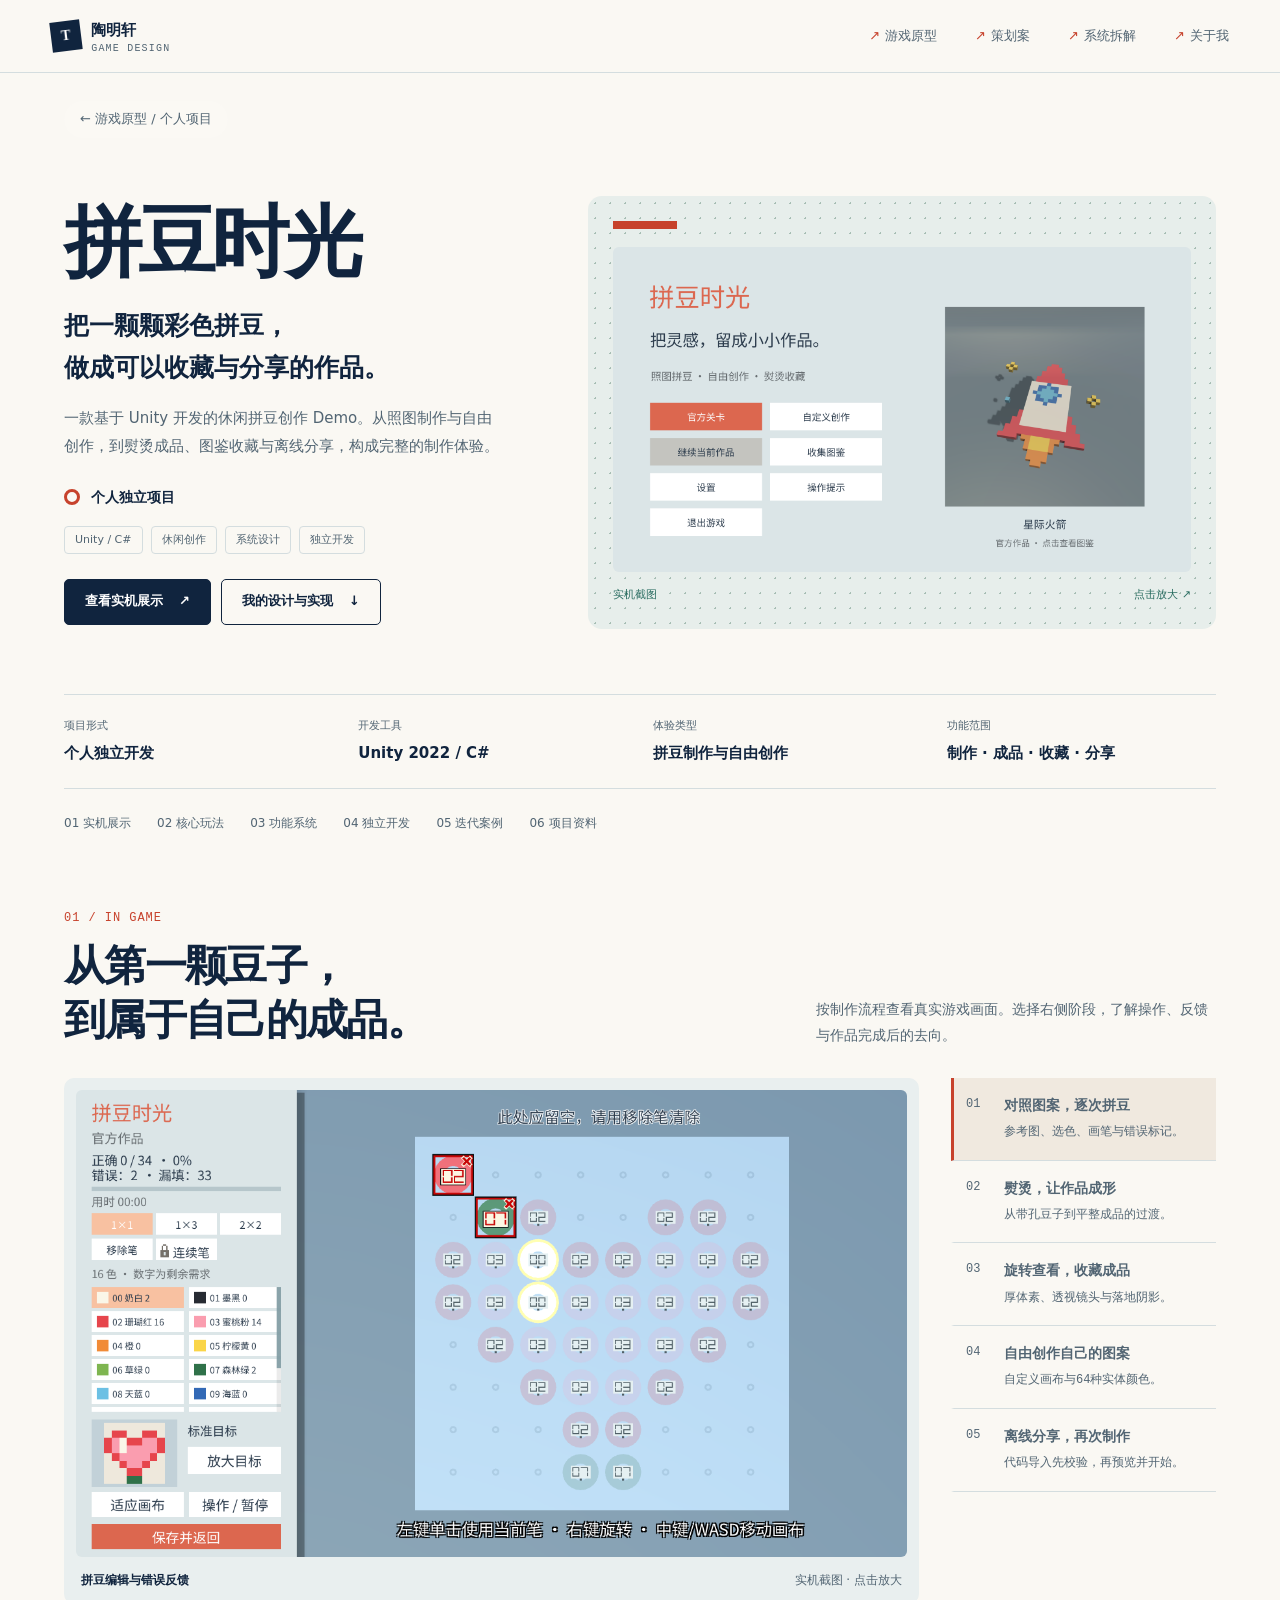
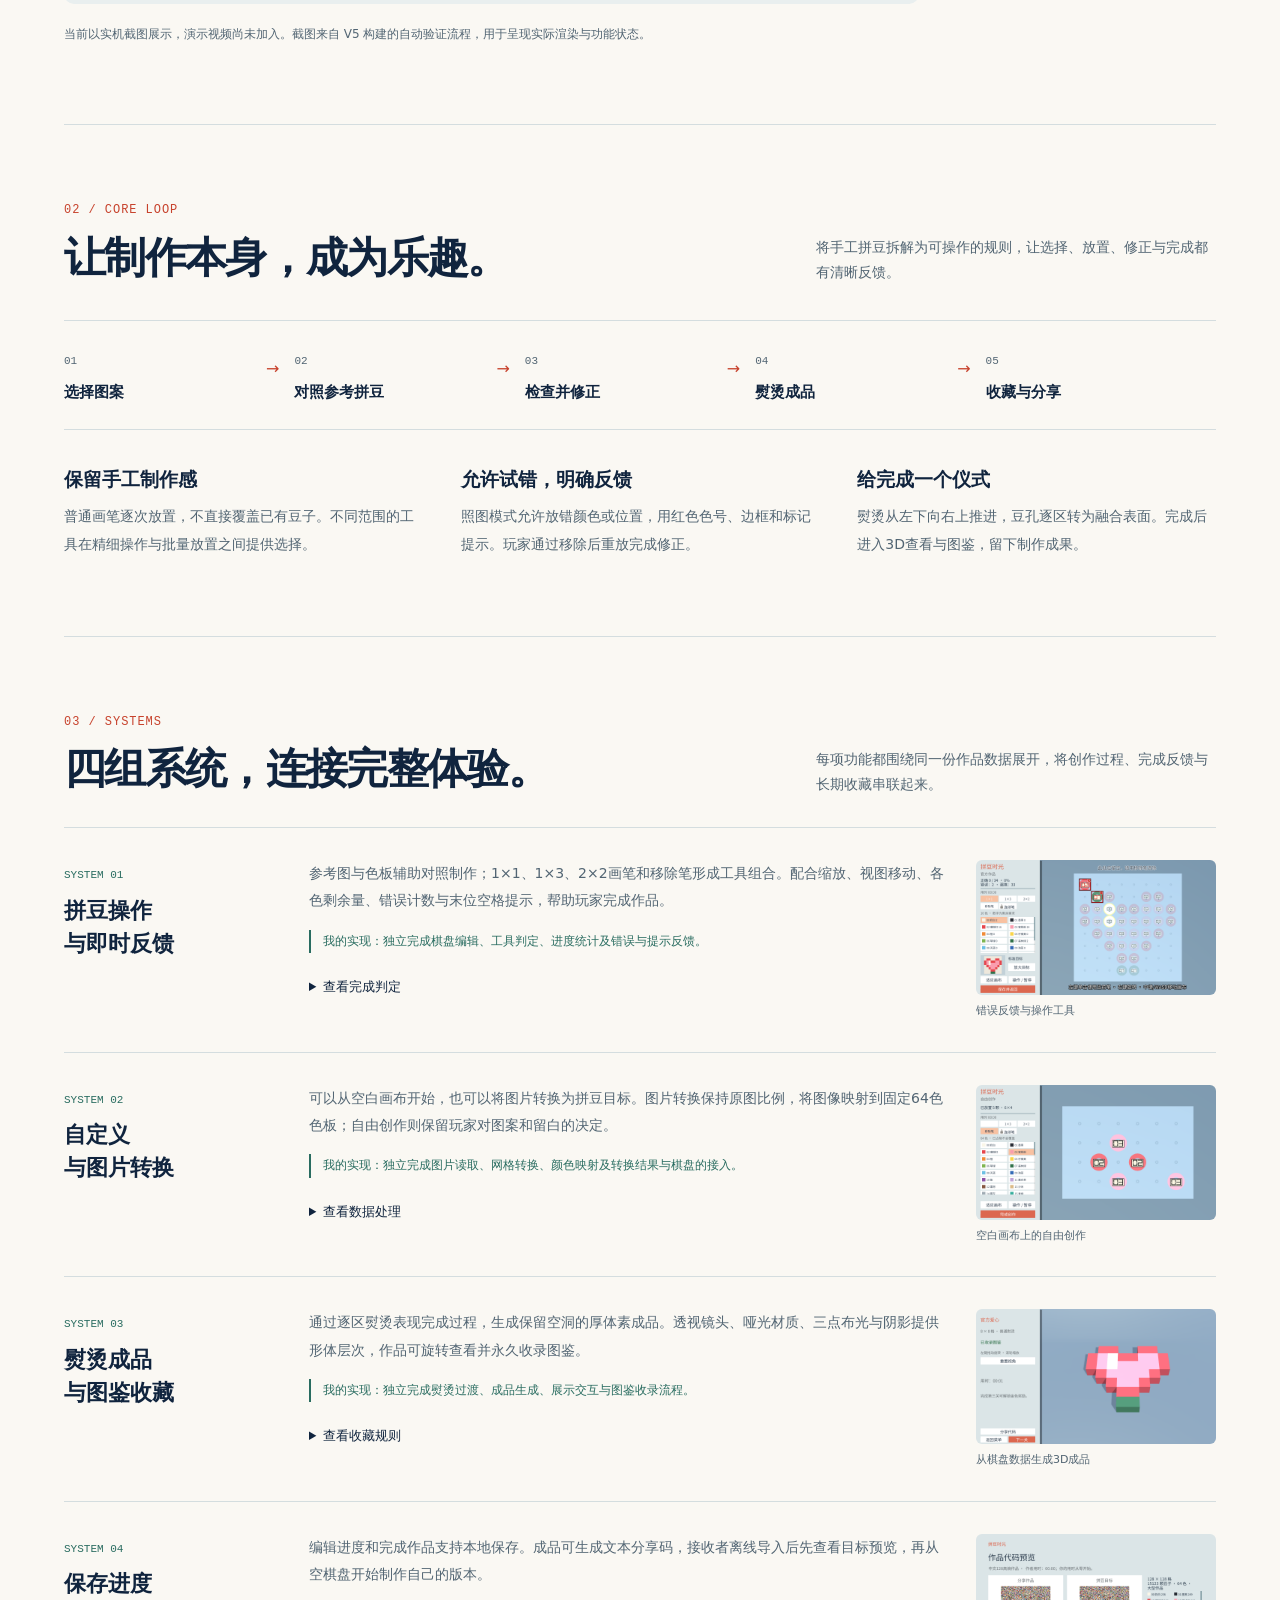
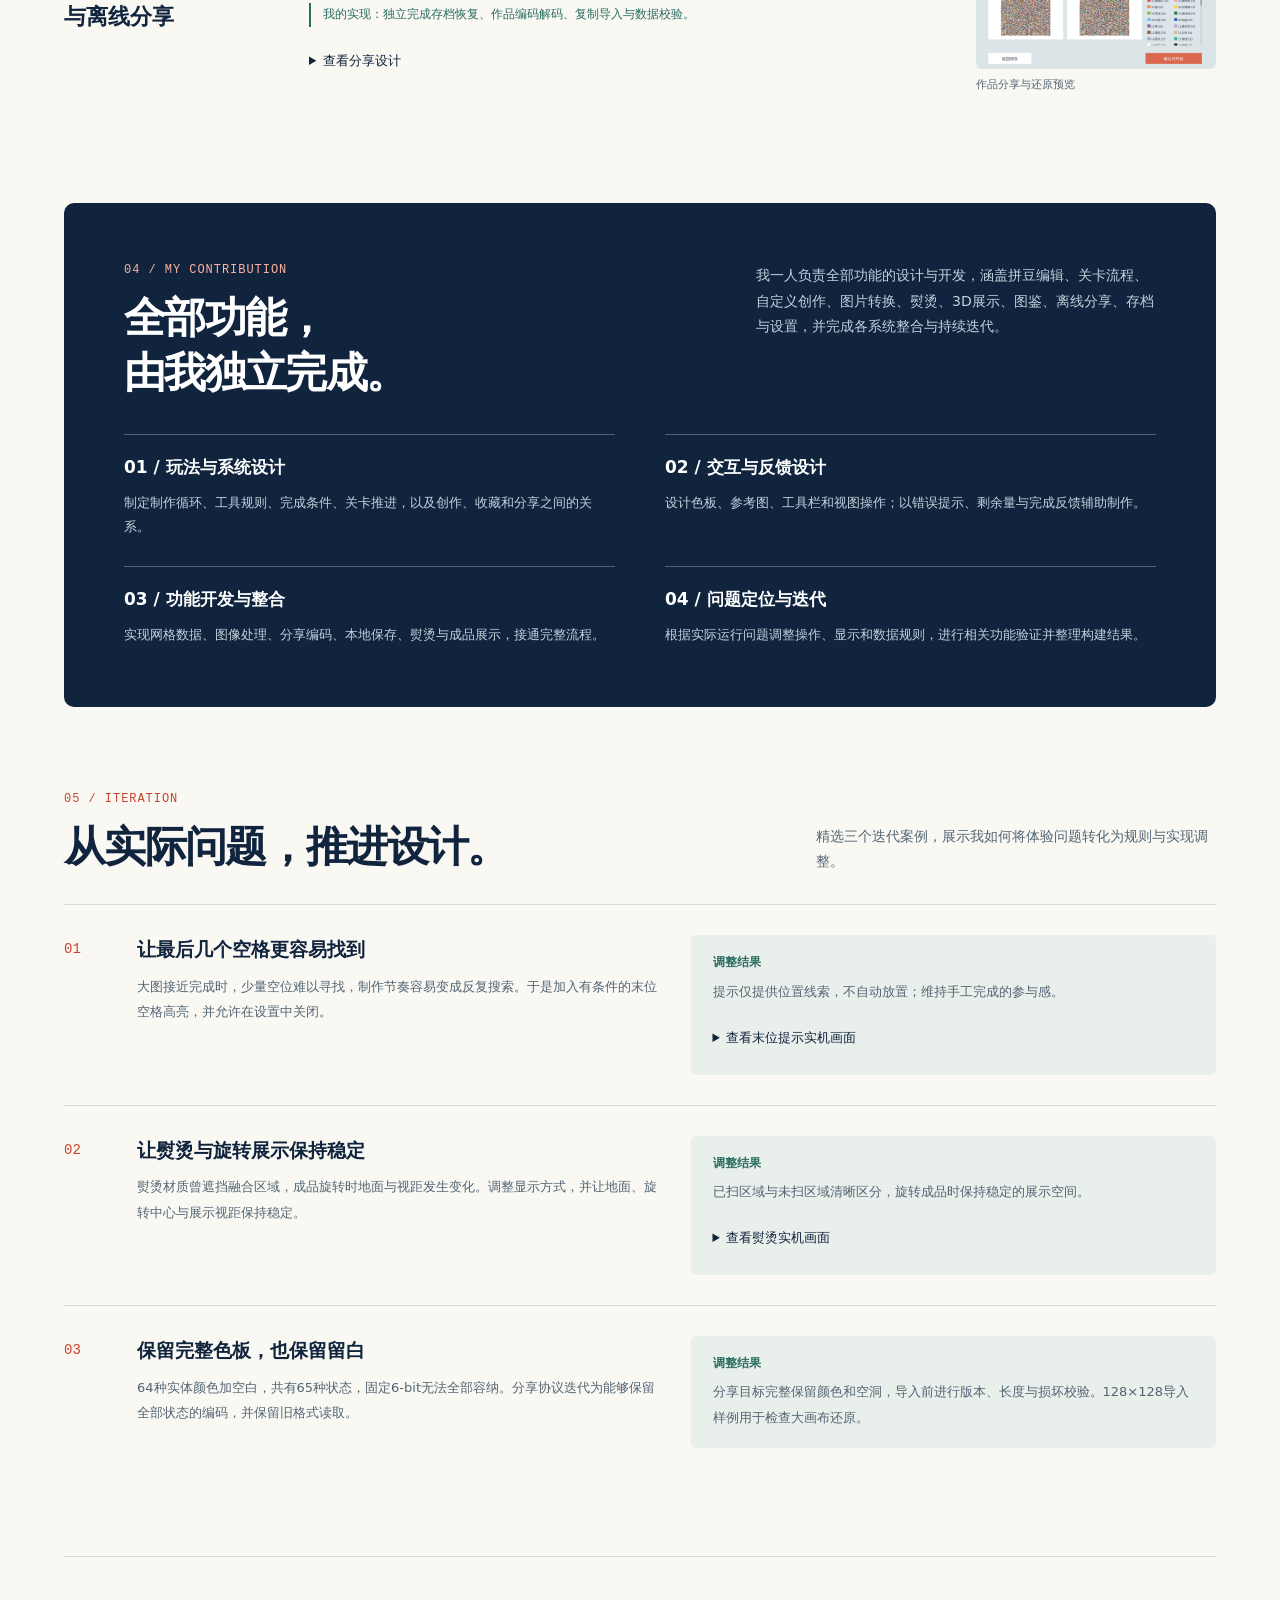
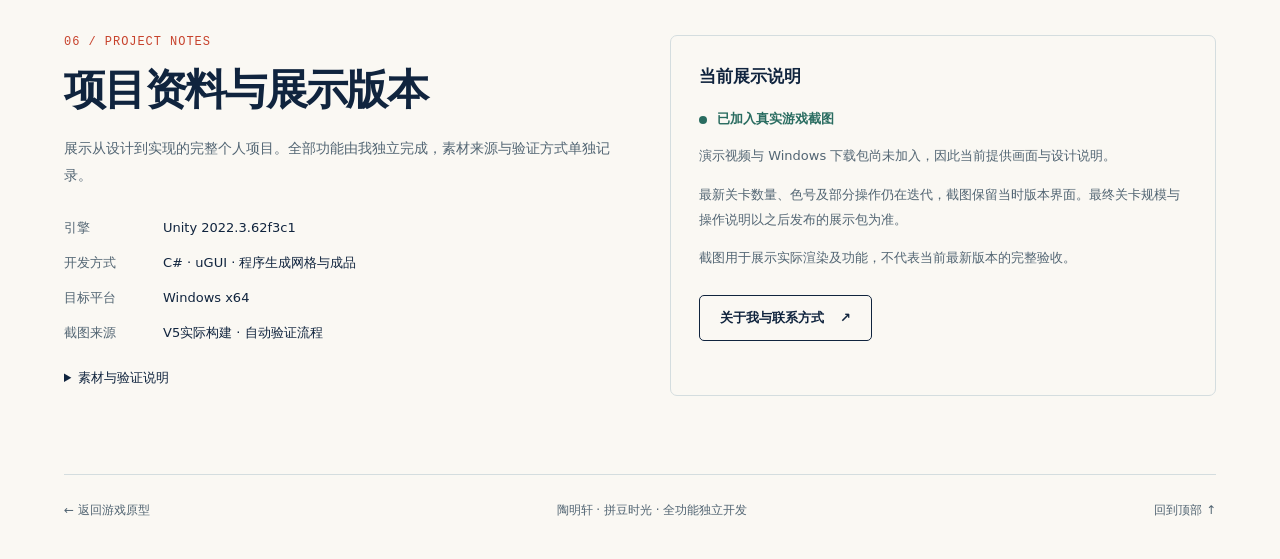
<file: Games/拼豆时光/202608_拼豆时光.html>
<!DOCTYPE html>
<html lang="zh-CN">
<head>
  <meta charset="UTF-8">
  <meta name="viewport" content="width=device-width, initial-scale=1.0">
  <meta name="description" content="独立完成全部功能的 Unity 休闲拼豆创作 Demo：拼豆编辑、图片转换、熨烫、3D成品、图鉴与离线分享。">
  <meta name="game-title" content="拼豆时光">
  <meta name="game-tags" content="个人项目,Unity,C#,休闲创作,系统设计,独立开发">
  <meta name="game-desc" content="从图纸拼豆、自由创作与图片转换，到熨烫、3D收藏与离线分享的完整休闲创作 Demo。">
  <meta name="game-thumb" content="Games/拼豆时光/media/menu.png">
  <meta name="game-project-id" content="202608">
  <title>拼豆时光 · 个人项目| 陶明轩</title>
  <link rel="stylesheet" href="../../css/style.css">
  <style>
    :root { --ink:#10243e; --muted:#526573; --line:#d4dddf; --paper:#faf8f3; --coral:#c7422c; --teal:#296c60; --blue:#2555d9; }
    html { scroll-behavior:smooth; scroll-padding-top:100px; }
    body { color:var(--ink); background:var(--paper); --home-ink:var(--ink); --home-muted:var(--muted); --home-line:var(--line); --home-orange:var(--coral); --home-blue:var(--blue); }
    a { color:inherit; } button { font:inherit; cursor:pointer; } img { max-width:100%; display:block; } [hidden] { display:none !important; }
    :focus-visible { outline:3px solid var(--blue); outline-offset:5px; }
    .skip { position:fixed; top:-100px; left:16px; z-index:100; background:white; padding:12px 20px; } .skip:focus { top:12px; }
    .shell { width:min(1200px, 90%); margin:auto; }
    .site-nav { width:100%; margin:0; background:rgba(250,248,243,.96); border-color:var(--line); }
    .back-link { display:inline-block; margin:28px 0 0; color:var(--muted); font-size:13px; text-decoration:none; }
    .hero { display:grid; grid-template-columns:.86fr 1.14fr; align-items:center; gap:50px; padding:58px 0 65px; }
    .hero h1 { font-size:clamp(48px,6.1vw,82px); line-height:1.1; letter-spacing:-.055em; font-weight:850; }
    .hero .tagline { margin:20px 0 16px; font-size:clamp(19px,2vw,25px); font-weight:600; line-height:1.65; }
    .hero .intro { color:var(--muted); font-size:15px; line-height:1.9; max-width:440px; }
    .ownership { display:flex; align-items:center; gap:11px; margin:25px 0 18px; font-size:14px; font-weight:750; }
    .ownership::before { content:""; width:10px; height:10px; border:3px solid var(--coral); border-radius:50%; flex-shrink:0; }
    .tags { display:flex; gap:8px; flex-wrap:wrap; margin:0 0 25px; } .tags span { padding:4px 10px; border:1px solid var(--line); border-radius:4px; font-size:11px; color:var(--muted); }
    .actions { display:flex; flex-wrap:wrap; gap:10px; }
    .btn { display:inline-flex; align-items:center; justify-content:center; gap:16px; min-height:46px; padding:10px 20px; border:1px solid var(--ink); border-radius:5px; font-size:13px; font-weight:650; text-decoration:none; background:transparent; color:var(--ink); transition:background .15s,color .15s; }
    .btn.primary { color:white; background:var(--ink); } .btn:hover { color:white; background:var(--teal); border-color:var(--teal); }
    .hero-media { position:relative; padding:25px; border-radius:14px; background:#e7eeeb; background-image:radial-gradient(#a7beb4 1px,transparent 1px); background-size:15px 15px; }
    .hero-media::before { content:""; display:block; width:64px; height:8px; background:var(--coral); margin-bottom:18px; }
    .shot { display:block; padding:0; width:100%; border:0; border-radius:6px; overflow:hidden; background:#dce6e9; text-align:left; }
    .shot img { width:100%; height:auto; transition:filter .2s; } .shot:hover img { filter:brightness(1.04); }
    .hero-media figcaption { display:flex; justify-content:space-between; gap:12px; margin-top:14px; font-size:11px; color:var(--teal); }
    .summary-rail { display:grid; grid-template-columns:repeat(4,1fr); border-top:1px solid var(--line); border-bottom:1px solid var(--line); padding:22px 0; gap:25px; }
    .summary-rail span { display:block; font-size:11px; color:var(--muted); margin-bottom:6px; } .summary-rail strong { font-size:15px; }
    .contents { display:flex; flex-wrap:wrap; gap:10px 26px; margin:25px 0 0; font-size:12px; color:var(--muted); } .contents a { text-decoration:none; } .contents a:hover { color:var(--coral); }
    section { padding:78px 0; scroll-margin-top:20px; }
    .section-heading { display:flex; align-items:flex-end; justify-content:space-between; gap:25px; margin-bottom:30px; }
    .section-index { font:12px/1.3 Consolas,monospace; color:var(--coral); display:block; margin-bottom:12px; letter-spacing:.08em; }
    h2 { font-size:clamp(27px,3.3vw,42px); line-height:1.3; letter-spacing:-.04em; } h3 { font-size:19px; line-height:1.5; }
    .section-heading>p { max-width:400px; color:var(--muted); font-size:14px; line-height:1.8; }
    .demo-layout { display:grid; grid-template-columns:1fr 265px; gap:32px; align-items:start; }
    .demo-stage { background:#e9efef; padding:12px; border-radius:10px; }
    .stage-caption { display:flex; justify-content:space-between; gap:15px; font-size:12px; padding:14px 5px 2px; color:var(--muted); }
    .stage-caption strong { color:var(--ink); }
    .step-list { display:grid; gap:0; }
    .step-button { display:grid; grid-template-columns:28px 1fr; gap:10px; width:100%; padding:17px 12px; text-align:left; background:transparent; border:0; border-bottom:1px solid var(--line); border-left:3px solid transparent; color:var(--ink); border-radius:0; }
    .step-button>span { font:12px/1.6 Consolas,monospace; color:var(--muted); }
    .step-button strong { display:block; font-size:14px; } .step-button small { display:block; margin-top:5px; color:var(--muted); font-size:12px; line-height:1.7; }
    .step-button[aria-pressed="true"] { border-left-color:var(--coral); background:#f0e9df; }
    .media-note { color:var(--muted); font-size:12px; margin-top:20px; line-height:1.8; }
    .loop-section { border-top:1px solid var(--line); }
    .loop { display:grid; grid-template-columns:repeat(5,1fr); margin:35px 0; border-top:1px solid var(--line); border-bottom:1px solid var(--line); list-style:none; padding:0; }
    .loop li { position:relative; padding:25px 18px 25px 0; } .loop li:not(:last-child)::after { content:"→"; position:absolute; top:35px; right:15px; color:var(--coral); }
    .loop span { font:11px Consolas,monospace; color:var(--muted); } .loop strong { display:block; margin-top:8px; font-size:15px; }
    .pillars { display:grid; grid-template-columns:repeat(3,1fr); gap:38px; } .pillars h3 { margin-bottom:10px; } .pillars p,.feature-copy p { font-size:14px; line-height:1.95; color:var(--muted); }
    .features-section { border-top:1px solid var(--line); }
    .feature { display:grid; grid-template-columns:200px 1fr; padding:32px 0; border-top:1px solid var(--line); gap:45px; }
    .feature-number { font:11px Consolas,monospace; color:var(--teal); } .feature h3 { margin-top:8px; font-size:22px; }
    .feature-copy { display:grid; grid-template-columns:1fr 240px; gap:30px; align-items:start; }
    .feature-copy .mine { font-size:12px; color:var(--teal); padding-left:12px; border-left:2px solid var(--teal); margin-top:15px; }
    .feature-copy figure figcaption { font-size:11px; color:var(--muted); margin-top:7px; }
    details { margin-top:16px; font-size:13px; } summary { cursor:pointer; color:var(--ink); padding:8px 0; } details p { margin:8px 0 0; }
    .contribution { padding:60px; color:white; background:var(--ink); border-radius:10px; }
    .contribution .section-index { color:#ffb19e; } .contribution .section-heading { align-items:flex-start; }
    .contribution .section-heading>p { color:#c3d1dc; } .role-grid { display:grid; grid-template-columns:repeat(2,1fr); gap:26px 50px; margin-top:34px; }
    .role { border-top:1px solid #536273; padding-top:20px; } .role h3 { font-size:17px; } .role p { margin-top:10px; color:#c3d1dc; font-size:13px; line-height:1.9; }
    .iterations { padding-top:85px; }
    .case { display:grid; grid-template-columns:45px 1fr 1fr; gap:28px; padding:30px 0; border-top:1px solid var(--line); }
    .case>span { color:var(--coral); font:14px Consolas,monospace; padding-top:6px; } .case h3 { margin-bottom:10px; } .case p { font-size:13px; line-height:1.95; color:var(--muted); }
    .case .result { background:#e9efeb; padding:18px 22px; border-radius:5px; } .result b { display:block; color:var(--teal); font-size:12px; margin-bottom:6px; }
    .delivery { display:grid; grid-template-columns:1fr 1fr; gap:60px; border-top:1px solid var(--line); }
    .delivery p { color:var(--muted); font-size:14px; line-height:1.9; margin:18px 0; } .delivery dl { display:grid; grid-template-columns:85px 1fr; gap:14px; font-size:13px; margin-top:30px; } dt { color:var(--muted); }
    .status-box { border:1px solid var(--line); border-radius:7px; padding:28px; } .status-box h3 { font-size:17px; } .status-box p { font-size:13px; margin:14px 0 0; }
    .status-line { display:flex; align-items:center; gap:10px; color:var(--teal); font-size:13px; font-weight:650; margin-top:20px; } .status-line::before { content:""; width:8px; height:8px; border-radius:50%; background:var(--teal); }
    footer { display:flex; justify-content:space-between; gap:20px; border-top:1px solid var(--line); padding:26px 0 38px; color:var(--muted); font-size:12px; } footer a { text-decoration:none; }
    dialog { width:min(1180px,94vw); max-height:92vh; padding:12px; border:0; border-radius:10px; background:var(--paper); color:var(--ink); margin:auto; overflow:auto; }
    dialog::backdrop { background:rgba(8,20,34,.82); } .lightbox-top { display:flex; align-items:center; justify-content:space-between; gap:20px; padding:3px 4px 12px; } .lightbox-top p { font-size:13px; } .close { background:white; border:1px solid var(--line); border-radius:4px; padding:8px 16px; flex-shrink:0; } dialog img { width:100%; object-fit:contain; max-height:76vh; }
    body.modal-open { overflow:hidden; }
    @media (max-width:1000px) { .hero { gap:28px; } .feature-copy { grid-template-columns:1fr 190px; } .feature { grid-template-columns:160px 1fr; gap:25px; } .contribution { padding:38px; } }
    @media (max-width:760px) { html { scroll-padding-top:140px; } .hero { grid-template-columns:1fr; padding:35px 0; gap:32px; } .hero .intro { max-width:none; } .hero-media { padding:18px; } .summary-rail { grid-template-columns:1fr 1fr; gap:20px; } .section-heading { display:block; } .section-heading>p { margin-top:16px; max-width:none; } section { padding:52px 0; } .demo-layout { grid-template-columns:1fr; gap:18px; } .step-list { grid-template-columns:1fr 1fr; } .step-button { padding:12px 8px; } .loop { grid-template-columns:1fr 1fr; } .loop li { padding:17px 10px; } .loop li:not(:last-child)::after { display:none; } .pillars { grid-template-columns:1fr; gap:25px; } .feature,.feature-copy { grid-template-columns:1fr; gap:20px; } .feature-copy figure { max-width:500px; } .contribution { padding:30px 24px; } .role-grid { grid-template-columns:1fr; gap:24px; } .case { grid-template-columns:25px 1fr; gap:15px; } .case .result { grid-column:2; } .delivery { grid-template-columns:1fr; gap:30px; } footer { flex-wrap:wrap; } .stage-caption { flex-wrap:wrap; } }
    @media (prefers-reduced-motion:reduce) { html { scroll-behavior:auto; } *,*::before,*::after { transition:none !important; } }
    @media print { .site-nav,.contents,.actions,.back-link,dialog { display:none; } section { padding:25px 0; } .hero { padding:20px 0; } .contribution { color:var(--ink); background:#eee; } .contribution .role p,.contribution .section-heading>p { color:var(--muted); } }
  </style>
</head>
<body>
  <a class="skip" href="#main">跳到正文</a>
  <nav class="site-nav" aria-label="主导航">
    <a class="site-nav__brand" href="../../index.html"><span class="site-nav__mark">T</span><span>陶明轩 <small>GAME DESIGN</small></span></a>
    <div class="site-nav__links"><a href="../../games.html" aria-current="true"><span>↗</span>游戏原型</a><a href="../../designs.html"><span>↗</span>策划案</a><a href="../../analysis.html"><span>↗</span>系统拆解</a><a href="../../about.html"><span>↗</span>关于我</a></div>
  </nav>
  <main class="shell" id="main">
    <a class="back-link" href="../../games.html">← 游戏原型 / 个人项目</a>
    <header class="hero">
      <div>
        <h1>拼豆时光</h1>
        <p class="tagline">把一颗颗彩色拼豆，<br>做成可以收藏与分享的作品。</p>
        <p class="intro">一款基于 Unity 开发的休闲拼豆创作 Demo。从照图制作与自由创作，到熨烫成品、图鉴收藏与离线分享，构成完整的制作体验。</p>
        <p class="ownership">个人独立项目</p>
        <div class="tags" aria-label="项目标签"><span>Unity / C#</span><span>休闲创作</span><span>系统设计</span><span>独立开发</span></div>
        <div class="actions"><a class="btn primary" href="#demo">查看实机展示 <span aria-hidden="true">↗</span></a><a class="btn" href="#contribution">我的设计与实现 <span aria-hidden="true">↓</span></a></div>
      </div>
      <figure class="hero-media">
        <a class="shot zoom" href="media/menu.png" data-caption="主页：展示已收藏的拼豆成品" aria-label="放大主页实机截图"><img src="media/menu.png" alt="拼豆时光主页，包含官方关卡、自定义创作、收集图鉴与爱心成品展示" width="1280" height="720" fetchpriority="high"></a>
        <figcaption><span>实机截图</span><span>点击放大 ↗</span></figcaption>
      </figure>
    </header>
    <div class="summary-rail" aria-label="项目概览"><div><span>项目形式</span><strong>个人独立开发</strong></div><div><span>开发工具</span><strong>Unity 2022 / C#</strong></div><div><span>体验类型</span><strong>拼豆制作与自由创作</strong></div><div><span>功能范围</span><strong>制作 · 成品 · 收藏 · 分享</strong></div></div>
    <nav class="contents" aria-label="页内目录"><a href="#demo">01 实机展示</a><a href="#loop">02 核心玩法</a><a href="#features">03 功能系统</a><a href="#contribution">04 独立开发</a><a href="#iterations">05 迭代案例</a><a href="#delivery">06 项目资料</a></nav>

    <section id="demo" aria-labelledby="demo-title">
      <div class="section-heading"><div><span class="section-index">01 / IN GAME</span><h2 id="demo-title">从第一颗豆子，<br>到属于自己的成品。</h2></div><p>按制作流程查看真实游戏画面。选择右侧阶段，了解操作、反馈与作品完成后的去向。</p></div>
      <div class="demo-layout">
        <figure class="demo-stage"><a class="shot zoom" id="stage-link" href="media/board-feedback.png" data-caption="拼豆编辑：色板、工具、参考图与错误反馈" aria-label="放大当前阶段实机截图"><img id="stage-image" src="media/board-feedback.png" alt="拼豆编辑界面，错误位置显示红框、红色色号和叉号" width="1280" height="720" loading="lazy"></a><figcaption class="stage-caption" aria-live="polite"><strong id="stage-title">拼豆编辑与错误反馈</strong><span>实机截图 · 点击放大</span></figcaption></figure>
        <div class="step-list" role="group" aria-label="选择展示阶段">
          <button class="step-button" type="button" aria-pressed="true" data-src="media/board-feedback.png" data-title="拼豆编辑与错误反馈" data-alt="拼豆编辑界面，错误位置显示红框、红色色号和叉号"><span>01</span><span><strong>对照图案，逐次拼豆</strong><small>参考图、选色、画笔与错误标记。</small></span></button>
          <button class="step-button" type="button" aria-pressed="false" data-src="media/ironing.png" data-title="熨烫过程中的逐区融合" data-alt="小屋拼豆图案正在熨烫，左下区域已经融合，右上仍保留豆孔"><span>02</span><span><strong>熨烫，让作品成形</strong><small>从带孔豆子到平整成品的过渡。</small></span></button>
          <button class="step-button" type="button" aria-pressed="false" data-src="media/product.png" data-title="成品展示与图鉴收录" data-alt="爱心厚体素成品，已收录图鉴，可旋转查看并分享代码"><span>03</span><span><strong>旋转查看，收藏成品</strong><small>厚体素、透视镜头与落地阴影。</small></span></button>
          <button class="step-button" type="button" aria-pressed="false" data-src="media/free-creation.png" data-title="自由创作与64色色板" data-alt="自由创作界面，矩形画布上放置五颗拼豆，左侧显示工具和64色色板"><span>04</span><span><strong>自由创作自己的图案</strong><small>自定义画布与64种实体颜色。</small></span></button>
          <button class="step-button" type="button" aria-pressed="false" data-src="media/share-preview.png" data-title="128×128作品代码导入预览" data-alt="128乘128作品分享预览，原作品和还原目标并排显示，包含64种颜色"><span>05</span><span><strong>离线分享，再次制作</strong><small>代码导入先校验，再预览并开始。</small></span></button>
        </div>
      </div>
      <p class="media-note">当前以实机截图展示，演示视频尚未加入。截图来自 V5 构建的自动验证流程，用于呈现实际渲染与功能状态。</p>
    </section>

    <section class="loop-section" id="loop" aria-labelledby="loop-title">
      <div class="section-heading"><div><span class="section-index">02 / CORE LOOP</span><h2 id="loop-title">让制作本身，成为乐趣。</h2></div><p>将手工拼豆拆解为可操作的规则，让选择、放置、修正与完成都有清晰反馈。</p></div>
      <ol class="loop"><li><span>01</span><strong>选择图案</strong></li><li><span>02</span><strong>对照参考拼豆</strong></li><li><span>03</span><strong>检查并修正</strong></li><li><span>04</span><strong>熨烫成品</strong></li><li><span>05</span><strong>收藏与分享</strong></li></ol>
      <div class="pillars"><article><h3>保留手工制作感</h3><p>普通画笔逐次放置，不直接覆盖已有豆子。不同范围的工具在精细操作与批量放置之间提供选择。</p></article><article><h3>允许试错，明确反馈</h3><p>照图模式允许放错颜色或位置，用红色色号、边框和标记提示。玩家通过移除后重放完成修正。</p></article><article><h3>给完成一个仪式</h3><p>熨烫从左下向右上推进，豆孔逐区转为融合表面。完成后进入3D查看与图鉴，留下制作成果。</p></article></div>
    </section>

    <section class="features-section" id="features" aria-labelledby="features-title">
      <div class="section-heading"><div><span class="section-index">03 / SYSTEMS</span><h2 id="features-title">四组系统，连接完整体验。</h2></div><p>每项功能都围绕同一份作品数据展开，将创作过程、完成反馈与长期收藏串联起来。</p></div>
      <article class="feature"><div><span class="feature-number">SYSTEM 01</span><h3>拼豆操作<br>与即时反馈</h3></div><div class="feature-copy"><div><p>参考图与色板辅助对照制作；1×1、1×3、2×2画笔和移除笔形成工具组合。配合缩放、视图移动、各色剩余量、错误计数与末位空格提示，帮助玩家完成作品。</p><p class="mine">我的实现：独立完成棋盘编辑、工具判定、进度统计及错误与提示反馈。</p><details><summary>查看完成判定</summary><p>照图作品必须全部填对，且没有错色和额外豆子；自由创作没有标准答案，非空后由玩家主动确认完成。连续拼豆笔为锁定预留工具。</p></details></div><figure><a class="shot zoom" href="media/board-feedback.png" data-caption="错误反馈：应留空位置、错色与进度信息" aria-label="放大拼豆操作截图"><img src="media/board-feedback.png" alt="红色错误标记与拼豆工具栏" width="1280" height="720" loading="lazy"></a><figcaption>错误反馈与操作工具</figcaption></figure></div></article>
      <article class="feature"><div><span class="feature-number">SYSTEM 02</span><h3>自定义<br>与图片转换</h3></div><div class="feature-copy"><div><p>可以从空白画布开始，也可以将图片转换为拼豆目标。图片转换保持原图比例，将图像映射到固定64色色板；自由创作则保留玩家对图案和留白的决定。</p><p class="mine">我的实现：独立完成图片读取、网格转换、颜色映射及转换结果与棋盘的接入。</p><details><summary>查看数据处理</summary><p>转换结果保存为网格颜色数据，原图删除后仍能继续制作。V5记录支持最高128×128自定义网格；最终可下载版本的尺寸范围将在发布包确认后标注。</p></details></div><figure><a class="shot zoom" href="media/free-creation.png" data-caption="自由创作：矩形画布与64色色板" aria-label="放大自由创作截图"><img src="media/free-creation.png" alt="矩形自由创作画布与64色色板" width="1280" height="720" loading="lazy"></a><figcaption>空白画布上的自由创作</figcaption></figure></div></article>
      <article class="feature"><div><span class="feature-number">SYSTEM 03</span><h3>熨烫成品<br>与图鉴收藏</h3></div><div class="feature-copy"><div><p>通过逐区熨烫表现完成过程，生成保留空洞的厚体素成品。透视镜头、哑光材质、三点布光与阴影提供形体层次，作品可旋转查看并永久收录图鉴。</p><p class="mine">我的实现：独立完成熨烫过渡、成品生成、展示交互与图鉴收录流程。</p><details><summary>查看收藏规则</summary><p>官方作品按关卡标识去重，重复完成更新用时记录；自定义成品支持独立收藏与确认删除。主页可展示已收藏的作品。</p></details></div><figure><a class="shot zoom" href="media/product.png" data-caption="爱心成品：透视、厚度与三点布光" aria-label="放大3D成品截图"><img src="media/product.png" alt="具有厚度和阴影的爱心成品" width="1280" height="720" loading="lazy"></a><figcaption>从棋盘数据生成3D成品</figcaption></figure></div></article>
      <article class="feature"><div><span class="feature-number">SYSTEM 04</span><h3>保存进度<br>与离线分享</h3></div><div class="feature-copy"><div><p>编辑进度和完成作品支持本地保存。成品可生成文本分享码，接收者离线导入后先查看目标预览，再从空棋盘开始制作自己的版本。</p><p class="mine">我的实现：独立完成存档恢复、作品编码解码、复制导入与数据校验。</p><details><summary>查看分享设计</summary><p>保留实体颜色与空白位置，加入版本识别和损坏校验；兼容旧格式。导入作品不直接计为完成，也不推进官方奖励。协议在迭代中升级，展示页不固定旧版本码样式。</p></details></div><figure><a class="shot zoom" href="media/share-preview.png" data-caption="分享导入：原作品与还原目标对照" aria-label="放大分享导入截图"><img src="media/share-preview.png" alt="分享作品与还原目标的并排预览" width="1280" height="720" loading="lazy"></a><figcaption>作品分享与还原预览</figcaption></figure></div></article>
    </section>

    <section class="contribution" id="contribution" aria-labelledby="contribution-title">
      <div class="section-heading"><div><span class="section-index">04 / MY CONTRIBUTION</span><h2 id="contribution-title">全部功能，<br>由我独立完成。</h2></div><p>我一人负责全部功能的设计与开发，涵盖拼豆编辑、关卡流程、自定义创作、图片转换、熨烫、3D展示、图鉴、离线分享、存档与设置，并完成各系统整合与持续迭代。</p></div>
      <div class="role-grid"><article class="role"><h3>01 / 玩法与系统设计</h3><p>制定制作循环、工具规则、完成条件、关卡推进，以及创作、收藏和分享之间的关系。</p></article><article class="role"><h3>02 / 交互与反馈设计</h3><p>设计色板、参考图、工具栏和视图操作；以错误提示、剩余量与完成反馈辅助制作。</p></article><article class="role"><h3>03 / 功能开发与整合</h3><p>实现网格数据、图像处理、分享编码、本地保存、熨烫与成品展示，接通完整流程。</p></article><article class="role"><h3>04 / 问题定位与迭代</h3><p>根据实际运行问题调整操作、显示和数据规则，进行相关功能验证并整理构建结果。</p></article></div>
    </section>

    <section class="iterations" id="iterations" aria-labelledby="iterations-title">
      <div class="section-heading"><div><span class="section-index">05 / ITERATION</span><h2 id="iterations-title">从实际问题，推进设计。</h2></div><p>精选三个迭代案例，展示我如何将体验问题转化为规则与实现调整。</p></div>
      <article class="case"><span>01</span><div><h3>让最后几个空格更容易找到</h3><p>大图接近完成时，少量空位难以寻找，制作节奏容易变成反复搜索。于是加入有条件的末位空格高亮，并允许在设置中关闭。</p></div><div class="result"><b>调整结果</b><p>提示仅提供位置线索，不自动放置；维持手工完成的参与感。</p><details><summary>查看末位提示实机画面</summary><a class="shot zoom" href="media/hints.png" data-caption="接近完成时，最后三个空格出现高亮" aria-label="放大末位空格提示截图"><img src="media/hints.png" alt="进度95%的棋盘，最后三个空格有高亮边框" width="1280" height="720" loading="lazy"></a></details></div></article>
      <article class="case"><span>02</span><div><h3>让熨烫与旋转展示保持稳定</h3><p>熨烫材质曾遮挡融合区域，成品旋转时地面与视距发生变化。调整显示方式，并让地面、旋转中心与展示视距保持稳定。</p></div><div class="result"><b>调整结果</b><p>已扫区域与未扫区域清晰区分，旋转成品时保持稳定的展示空间。</p><details><summary>查看熨烫实机画面</summary><a class="shot zoom" href="media/ironing.png" data-caption="熨烫时，平整成品区域与带孔拼豆区域同时可见" aria-label="放大熨烫过渡截图"><img src="media/ironing.png" alt="熨烫过程中可见融合区域与未融合区域的分界" width="1280" height="720" loading="lazy"></a></details></div></article>
      <article class="case"><span>03</span><div><h3>保留完整色板，也保留留白</h3><p>64种实体颜色加空白，共有65种状态，固定6-bit无法全部容纳。分享协议迭代为能够保留全部状态的编码，并保留旧格式读取。</p></div><div class="result"><b>调整结果</b><p>分享目标完整保留颜色和空洞，导入前进行版本、长度与损坏校验。128×128导入样例用于检查大画布还原。</p></div></article>
    </section>

    <section class="delivery" id="delivery" aria-labelledby="delivery-title">
      <div><span class="section-index">06 / PROJECT NOTES</span><h2 id="delivery-title">项目资料与展示版本</h2><p>展示从设计到实现的完整个人项目。全部功能由我独立完成，素材来源与验证方式单独记录。</p><dl><dt>引擎</dt><dd>Unity 2022.3.62f3c1</dd><dt>开发方式</dt><dd>C# · uGUI · 程序生成网格与成品</dd><dt>目标平台</dt><dd>Windows x64</dd><dt>截图来源</dt><dd>V5实际构建 · 自动验证流程</dd></dl><details><summary>素材与验证说明</summary><p>拼豆网格、成品模型、图案和音效由项目程序生成；中文字体采用 Noto Sans CJK SC（SIL OFL 1.1）。背景音乐为程序化生成。自动截图用于验证功能状态，真人试玩和主观音乐试听未在这些记录中完成。</p></details></div>
      <aside class="status-box" aria-label="交付状态"><h3>当前展示说明</h3><div class="status-line">已加入真实游戏截图</div><p>演示视频与 Windows 下载包尚未加入，因此当前提供画面与设计说明。</p><p>最新关卡数量、色号及部分操作仍在迭代，截图保留当时版本界面。最终关卡规模与操作说明以之后发布的展示包为准。</p><p>截图用于展示实际渲染及功能，不代表当前最新版本的完整验收。</p><div class="actions" style="margin-top:24px"><a class="btn" href="../../about.html">关于我与联系方式 <span aria-hidden="true">↗</span></a></div></aside>
    </section>
    <footer><a href="../../games.html">← 返回游戏原型</a><span>陶明轩 · 拼豆时光 · 全功能独立开发</span><a href="#main">回到顶部 ↑</a></footer>
  </main>
  <dialog id="lightbox" aria-label="实机截图放大查看"><div class="lightbox-top"><p id="lightbox-caption"></p><button class="close" type="button">关闭 ×</button></div><img id="lightbox-image" alt=""></dialog>
  <script>
    // Replace screenshot files in media/ to update the gallery; use the same aspect ratio.
    const stageImage = document.getElementById('stage-image');
    const stageLink = document.getElementById('stage-link');
    const stageTitle = document.getElementById('stage-title');
    document.querySelectorAll('.step-button').forEach(button => {
      button.addEventListener('click', () => {
        document.querySelectorAll('.step-button').forEach(item => item.setAttribute('aria-pressed', String(item === button)));
        stageImage.src = button.dataset.src;
        stageImage.alt = button.dataset.alt;
        stageLink.href = button.dataset.src;
        stageLink.dataset.caption = button.dataset.title;
        stageTitle.textContent = button.dataset.title;
      });
    });
    const lightbox = document.getElementById('lightbox');
    let previousFocus;
    document.querySelectorAll('.zoom').forEach(link => {
      link.addEventListener('click', event => {
        if (event.ctrlKey || event.metaKey || event.shiftKey || event.altKey || typeof lightbox.showModal !== 'function') return;
        event.preventDefault();
        previousFocus = link;
        document.getElementById('lightbox-image').src = link.href;
        document.getElementById('lightbox-image').alt = link.querySelector('img').alt;
        document.getElementById('lightbox-caption').textContent = link.dataset.caption;
        lightbox.showModal();
        document.body.classList.add('modal-open');
      });
    });
    lightbox.querySelector('.close').addEventListener('click', () => lightbox.close());
    lightbox.addEventListener('click', event => {
      const bounds = lightbox.getBoundingClientRect();
      if (event.target === lightbox && (event.clientX < bounds.left || event.clientX > bounds.right || event.clientY < bounds.top || event.clientY > bounds.bottom)) lightbox.close();
    });
    lightbox.addEventListener('close', () => {
      document.body.classList.remove('modal-open');
      previousFocus?.focus();
    });
  </script>
</body>
</html>
</file>
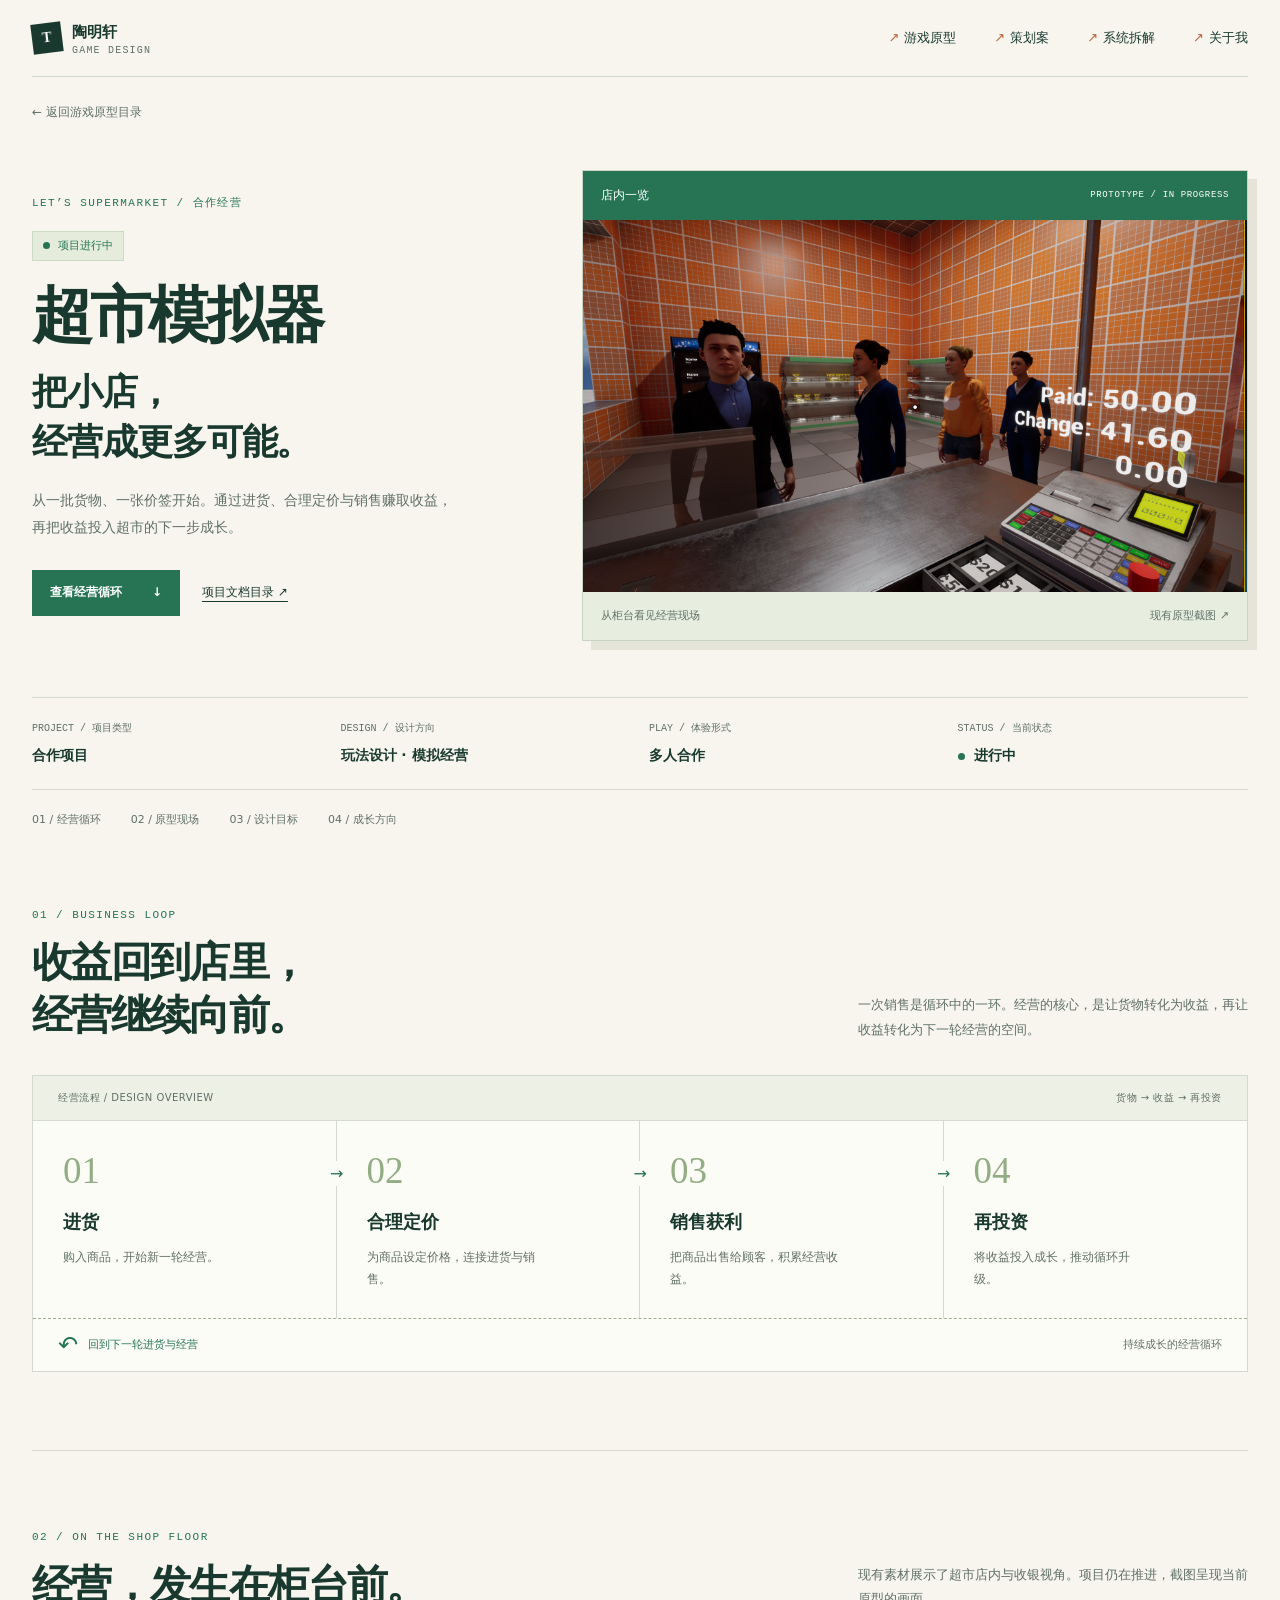
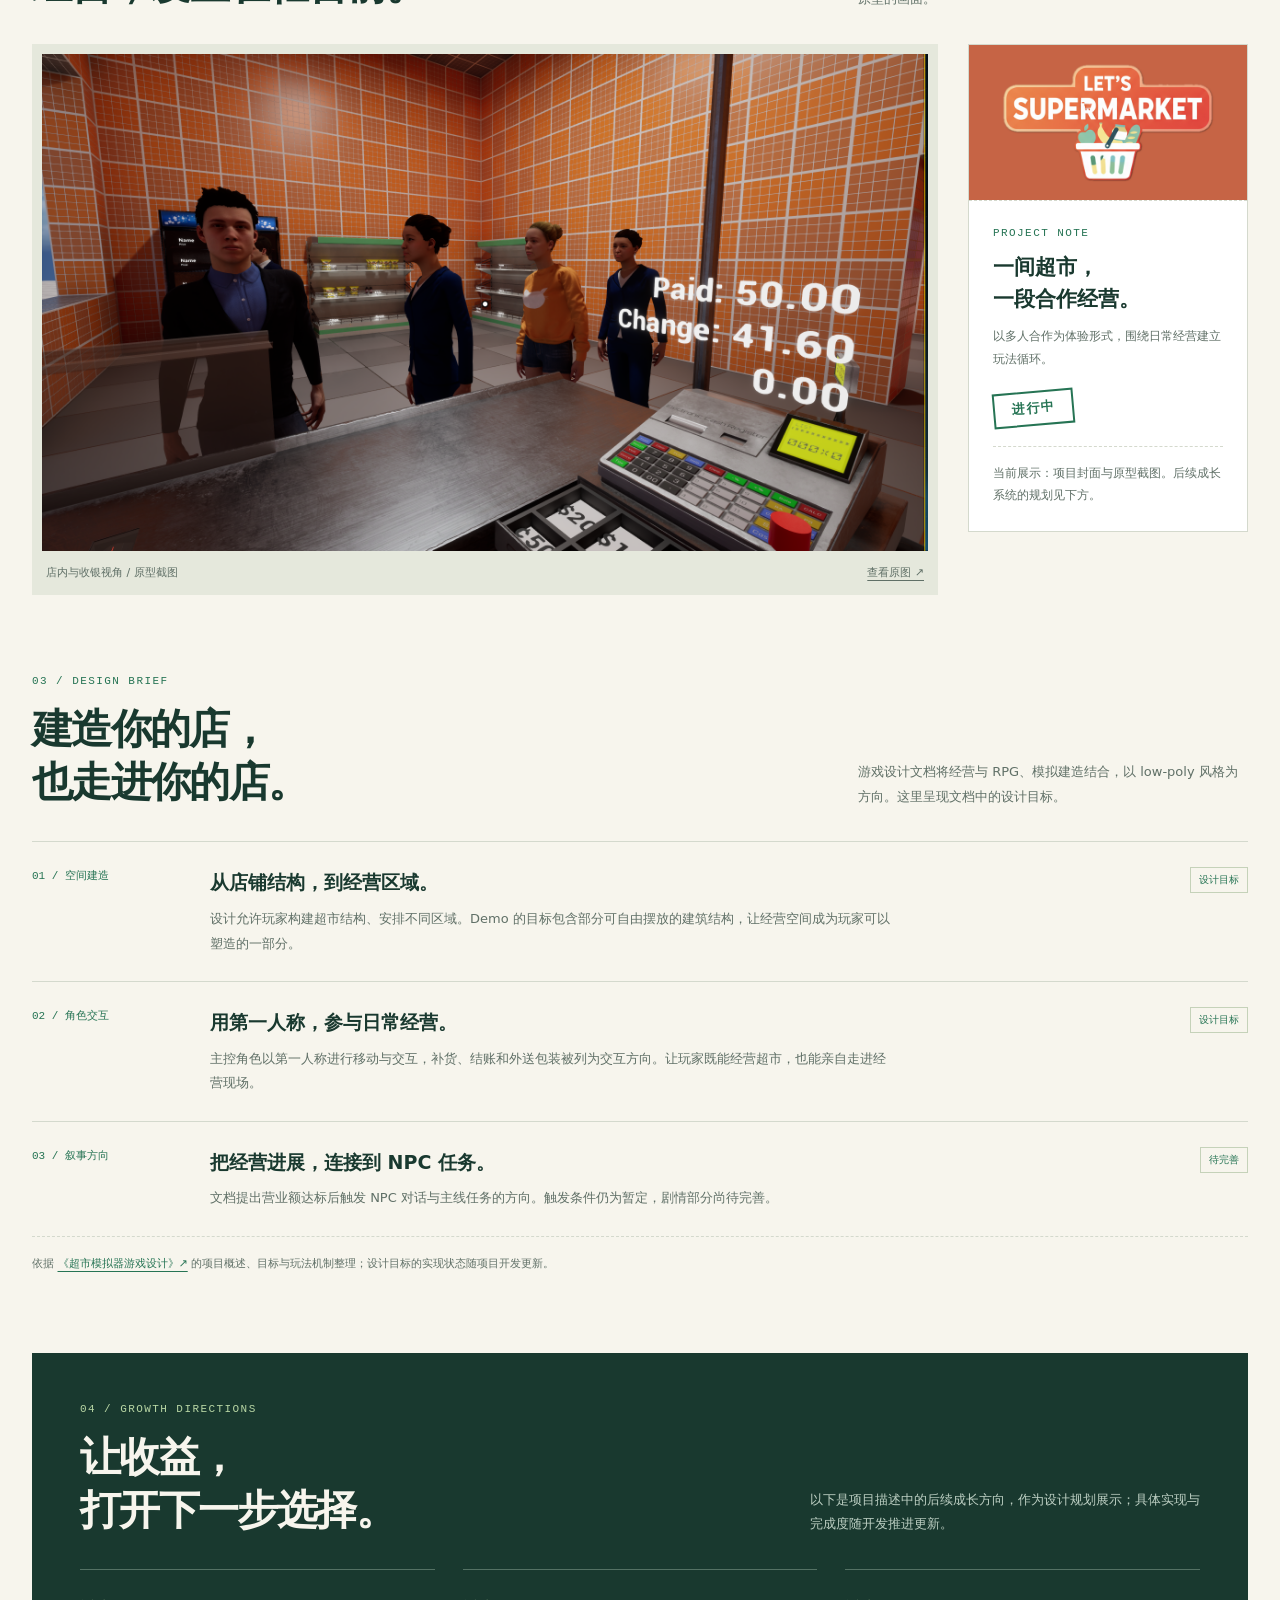
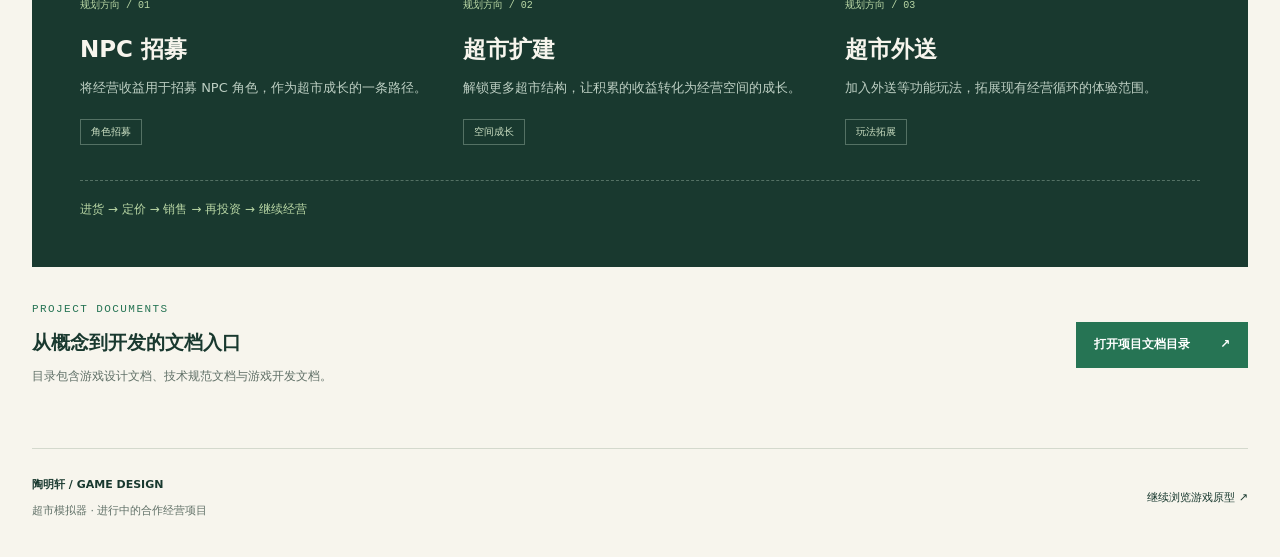
<file: Games/超市模拟器/202605_超市模拟器.html>
<!DOCTYPE html>
<html lang="zh-CN">
<head>
  <meta charset="UTF-8">
  <meta name="viewport" content="width=device-width, initial-scale=1.0">
  <meta name="description" content="超市模拟器，进行中的多人合作经营项目。围绕进货、合理定价、销售获利与再投资构建经营循环。">
  <meta name="game-project-id" content="202605">
  <title>超市模拟器 · 多人合作经营 | 陶明轩</title>
  <link rel="stylesheet" href="../../css/style.css">
  <link rel="stylesheet" href="../../css/supermarket-project.css">
</head>
<body class="market-page">
  <a class="market-skip" href="#main">跳到项目内容</a>
  <div class="market-shell">
    <nav class="site-nav" aria-label="主导航">
      <a class="site-nav__brand" href="../../index.html"><span class="site-nav__mark">T</span><span>陶明轩 <small>GAME DESIGN</small></span></a>
      <div class="site-nav__links"><a href="../../games.html"><span>↗</span>游戏原型</a><a href="../../designs.html"><span>↗</span>策划案</a><a href="../../analysis.html"><span>↗</span>系统拆解</a><a href="../../about.html"><span>↗</span>关于我</a></div>
    </nav>
    <a class="market-back" href="../../games.html">← 返回游戏原型目录</a>
    <main id="main">
      <header class="market-hero">
        <div class="market-hero__copy">
          <p class="market-eyebrow">LET’S SUPERMARKET / 合作经营</p>
          <p class="market-status"><span></span> 项目进行中</p>
          <h1>超市模拟器<span>把小店，<br>经营成更多可能。</span></h1>
          <p class="market-intro">从一批货物、一张价签开始。通过进货、合理定价与销售赚取收益，再把收益投入超市的下一步成长。</p>
          <div class="market-actions"><a href="#loop" class="market-button">查看经营循环 <span>↓</span></a><a href="https://www.kdocs.cn/l/ci2tfkEIOBWW" class="market-text-link" target="_blank" rel="noopener noreferrer">项目文档目录 ↗</a></div>
        </div>
        <figure class="market-window">
          <div class="market-window__bar"><span>店内一览</span><span>PROTOTYPE / IN PROGRESS</span></div>
          <a href="InGame1.png" aria-label="查看超市模拟器店内原型截图原图"><img src="InGame1.png" alt="超市模拟器原型：顾客在收银台前排队，店内货架与收银界面" width="3852" height="2160"></a>
          <figcaption><span>从柜台看见经营现场</span><span>现有原型截图 ↗</span></figcaption>
        </figure>
      </header>

      <dl class="market-register" aria-label="项目信息">
        <div><dt>PROJECT / 项目类型</dt><dd>合作项目</dd></div>
        <div><dt>DESIGN / 设计方向</dt><dd>玩法设计 · 模拟经营</dd></div>
        <div><dt>PLAY / 体验形式</dt><dd>多人合作</dd></div>
        <div><dt>STATUS / 当前状态</dt><dd><span class="market-dot"></span> 进行中</dd></div>
      </dl>
      <nav class="market-contents" aria-label="页内目录"><a href="#loop">01 / 经营循环</a><a href="#scene">02 / 原型现场</a><a href="#design">03 / 设计目标</a><a href="#growth">04 / 成长方向</a></nav>

      <section id="loop" class="market-section">
        <div class="market-section-heading"><div><p class="market-eyebrow">01 / BUSINESS LOOP</p><h2>收益回到店里，<br>经营继续向前。</h2></div><p>一次销售是循环中的一环。经营的核心，是让货物转化为收益，再让收益转化为下一轮经营的空间。</p></div>
        <div class="market-ledger">
          <div class="market-ledger__heading"><span>经营流程 / DESIGN OVERVIEW</span><span>货物 → 收益 → 再投资</span></div>
          <ol class="market-loop">
            <li><span class="market-loop__number">01</span><h3>进货</h3><p>购入商品，开始新一轮经营。</p><span class="market-loop__arrow" aria-hidden="true">→</span></li>
            <li><span class="market-loop__number">02</span><h3>合理定价</h3><p>为商品设定价格，连接进货与销售。</p><span class="market-loop__arrow" aria-hidden="true">→</span></li>
            <li><span class="market-loop__number">03</span><h3>销售获利</h3><p>把商品出售给顾客，积累经营收益。</p><span class="market-loop__arrow" aria-hidden="true">→</span></li>
            <li><span class="market-loop__number">04</span><h3>再投资</h3><p>将收益投入成长，推动循环升级。</p></li>
          </ol>
          <div class="market-loop-return"><span aria-hidden="true">↶</span> 回到下一轮进货与经营 <span>持续成长的经营循环</span></div>
        </div>
      </section>

      <section id="scene" class="market-section market-scene">
        <div class="market-section-heading"><div><p class="market-eyebrow">02 / ON THE SHOP FLOOR</p><h2>经营，发生在柜台前。</h2></div><p>现有素材展示了超市店内与收银视角。项目仍在推进，截图呈现当前原型的画面。</p></div>
        <div class="market-scene-grid">
          <figure class="market-scene-shot"><a href="InGame1.png" aria-label="打开店内与收银场景原始截图"><img src="InGame1.png" alt="超市店内原型全景：顾客、货架、柜台以及付款和找零提示" loading="lazy" width="3852" height="2160"></a><figcaption><span>店内与收银视角 / 原型截图</span><a href="InGame1.png">查看原图 ↗</a></figcaption></figure>
          <aside class="market-receipt">
            <img src="超市模拟器.png" alt="Let’s Supermarket 项目封面" loading="lazy" width="1352" height="752">
            <div class="market-receipt__body"><p class="market-eyebrow">PROJECT NOTE</p><h3>一间超市，<br>一段合作经营。</h3><p>以多人合作为体验形式，围绕日常经营建立玩法循环。</p><div class="market-receipt__stamp">进行中</div><p class="market-receipt__note">当前展示：项目封面与原型截图。后续成长系统的规划见下方。</p></div>
          </aside>
        </div>
      </section>

      <section id="design" class="market-section market-design">
        <div class="market-section-heading"><div><p class="market-eyebrow">03 / DESIGN BRIEF</p><h2>建造你的店，<br>也走进你的店。</h2></div><p>游戏设计文档将经营与 RPG、模拟建造结合，以 low-poly 风格为方向。这里呈现文档中的设计目标。</p></div>
        <div class="market-design-rows">
          <article><span>01 / 空间建造</span><div><h3>从店铺结构，到经营区域。</h3><p>设计允许玩家构建超市结构、安排不同区域。Demo 的目标包含部分可自由摆放的建筑结构，让经营空间成为玩家可以塑造的一部分。</p></div><b>设计目标</b></article>
          <article><span>02 / 角色交互</span><div><h3>用第一人称，参与日常经营。</h3><p>主控角色以第一人称进行移动与交互，补货、结账和外送包装被列为交互方向。让玩家既能经营超市，也能亲自走进经营现场。</p></div><b>设计目标</b></article>
          <article><span>03 / 叙事方向</span><div><h3>把经营进展，连接到 NPC 任务。</h3><p>文档提出营业额达标后触发 NPC 对话与主线任务的方向。触发条件仍为暂定，剧情部分尚待完善。</p></div><b>待完善</b></article>
        </div>
        <p class="market-source">依据 <a href="https://www.kdocs.cn/l/cemT3QmovpP6" target="_blank" rel="noopener noreferrer">《超市模拟器游戏设计》↗</a> 的项目概述、目标与玩法机制整理；设计目标的实现状态随项目开发更新。</p>
      </section>

      <section id="growth" class="market-growth">
        <div class="market-section-heading"><div><p class="market-eyebrow">04 / GROWTH DIRECTIONS</p><h2>让收益，<br>打开下一步选择。</h2></div><p>以下是项目描述中的后续成长方向，作为设计规划展示；具体实现与完成度随开发推进更新。</p></div>
        <div class="market-growth-grid">
          <article><span class="market-planned">规划方向 / 01</span><h3>NPC 招募</h3><p>将经营收益用于招募 NPC 角色，作为超市成长的一条路径。</p><span class="market-growth-label">角色招募</span></article>
          <article><span class="market-planned">规划方向 / 02</span><h3>超市扩建</h3><p>解锁更多超市结构，让积累的收益转化为经营空间的成长。</p><span class="market-growth-label">空间成长</span></article>
          <article><span class="market-planned">规划方向 / 03</span><h3>超市外送</h3><p>加入外送等功能玩法，拓展现有经营循环的体验范围。</p><span class="market-growth-label">玩法拓展</span></article>
        </div>
        <p class="market-growth-note">进货 → 定价 → 销售 → 再投资 → 继续经营</p>
      </section>
      <aside class="market-docs"><div><p class="market-eyebrow">PROJECT DOCUMENTS</p><h3>从概念到开发的文档入口</h3><p>目录包含游戏设计文档、技术规范文档与游戏开发文档。</p></div><a class="market-button" href="https://www.kdocs.cn/l/ci2tfkEIOBWW" target="_blank" rel="noopener noreferrer">打开项目文档目录 <span>↗</span></a></aside>
    </main>
    <footer class="market-footer"><div><strong>陶明轩 / GAME DESIGN</strong><span>超市模拟器 · 进行中的合作经营项目</span></div><a href="../../games.html">继续浏览游戏原型 ↗</a></footer>
  </div>
</body>
</html>
</file>
<file: css/style.css>
/* ========== 全局变量 ========== */
:root {
    --bg-dark: #1a1a2e;
    --bg-card: rgba(255,255,255,0.05);
    --border: rgba(255,255,255,0.1);
    --accent: #ffd89b;
    --accent-dark: #e8c47e;
    --text-primary: #eee;
    --text-secondary: #a0a0b0;
}

/* ========== 首页开屏与滚动过渡 ========== */
body.home-page { scroll-behavior: smooth; }
body.home-page.intro-active { overflow: hidden; }

.intro-screen {
    position: fixed;
    inset: 0;
    display: grid;
    min-height: 100svh;
    place-items: center;
    overflow: hidden;
    isolation: isolate;
    z-index: 1000;
    transform: translateY(0);
    transition: transform .78s cubic-bezier(.77,0,.18,1);
    background:
        radial-gradient(circle at 74% 20%, rgba(199,233,251,.12), transparent 28%),
        linear-gradient(135deg, #0b1020 0%, #16213e 58%, #1a1a2e 100%);
}

.home-page.intro-dismissed .intro-screen {
    transform: translateY(-100%);
    pointer-events: none;
}

.intro-screen::before,
.intro-screen::after {
    position: absolute;
    content: "";
    pointer-events: none;
}

.intro-screen::before {
    inset: 0;
    z-index: -1;
    opacity: .22;
    background-image:
        linear-gradient(rgba(199,233,251,.18) 1px, transparent 1px),
        linear-gradient(90deg, rgba(199,233,251,.18) 1px, transparent 1px);
    background-size: 64px 64px;
    mask-image: linear-gradient(90deg, black, transparent 76%);
}

.intro-screen::after {
    right: 8vw;
    bottom: -24vw;
    width: 58vw;
    height: 58vw;
    z-index: -1;
    border: 1px solid rgba(255,216,155,.2);
    border-radius: 50%;
    box-shadow: 0 0 0 80px rgba(255,216,155,.04), 0 0 0 160px rgba(255,216,155,.025);
}

.intro-grid {
    position: absolute;
    inset: 10% 7% auto;
    height: 1px;
    background: linear-gradient(90deg, transparent, rgba(255,216,155,.6), transparent);
    opacity: .45;
}

.intro-orbit {
    position: absolute;
    border: 1px solid rgba(199,233,251,.18);
    border-radius: 50%;
    transform: rotate(-18deg);
}

.intro-orbit-one { width: 44vw; height: 13vw; right: -7vw; top: 15%; }
.intro-orbit-two { width: 34vw; height: 10vw; right: -3vw; top: 22%; opacity: .55; }

.intro-content {
    width: min(760px, calc(100% - 3rem));
    margin-right: auto;
    margin-left: clamp(2rem, 12vw, 12rem);
    transform: translateY(-3vh);
    animation: intro-rise .9s cubic-bezier(.2,.7,.2,1) both;
}

.intro-mark {
    display: grid;
    width: 72px;
    height: 72px;
    margin-bottom: 1.6rem;
    place-items: center;
    color: var(--accent);
    border: 1px solid rgba(255,216,155,.5);
    background: rgba(255,216,155,.08);
    transform: rotate(-6deg);
}

.intro-mark svg { width: 45px; fill: none; stroke: currentColor; stroke-linecap: round; stroke-linejoin: round; stroke-width: 2.4; }
.intro-content h2 { margin: 0; color: #fff; font-size: clamp(3.5rem, 10vw, 8.5rem); letter-spacing: -.08em; line-height: .95; }
.intro-content p { margin: 1.35rem 0 0; color: rgba(238,238,238,.72); font-size: clamp(1rem, 2vw, 1.45rem); letter-spacing: .12em; }

.scroll-cue {
    position: absolute;
    bottom: 2.5rem;
    left: 50%;
    display: grid;
    gap: .8rem;
    place-items: center;
    padding: .5rem;
    color: var(--accent);
    border: 0;
    background: transparent;
    cursor: pointer;
    transform: translateX(-50%);
}

.scroll-cue-mouse { width: 21px; height: 32px; border: 1px solid currentColor; border-radius: 12px; }
.scroll-cue-mouse::before { display: block; width: 3px; height: 7px; margin: 6px auto 0; border-radius: 3px; background: currentColor; content: ""; animation: scroll-pulse 1.8s ease-in-out infinite; }
.scroll-cue-arrow { width: 10px; height: 10px; border-right: 1px solid currentColor; border-bottom: 1px solid currentColor; transform: rotate(45deg); }
.scroll-cue:focus-visible { outline: 2px solid var(--accent); outline-offset: 5px; }

.home-content { position: relative; }
.home-content > div[style] { position: static !important; display: inline-block; color: var(--text-secondary) !important; opacity: .65 !important; font-size: .75rem !important; }
.home-content > div[style]:nth-of-type(2) { float: right; }

@keyframes intro-rise { from { opacity: 0; transform: translateY(18px); } to { opacity: 1; transform: translateY(-3vh); } }
@keyframes scroll-pulse { 0%, 100% { transform: translateY(0); opacity: .45; } 50% { transform: translateY(5px); opacity: 1; } }

@media (max-width: 768px) {
    .intro-content { margin-left: 1.5rem; }
    .intro-content p { letter-spacing: .04em; }
    .intro-orbit-one { width: 90vw; height: 28vw; right: -28vw; }
    .intro-orbit-two { width: 74vw; height: 23vw; right: -20vw; }
}

@media (prefers-reduced-motion: reduce) {
    body.home-page { scroll-behavior: auto; }
    .intro-screen { transition: none; }
    .intro-content, .scroll-cue-mouse::before { animation: none; }
}

/* ========== 首页新版视觉系统 ========== */
.home-page {
    --home-ink: #10243e;
    --home-blue: #2555d9;
    --home-orange: #ff6b35;
    --home-paper: #f3f6f8;
    --home-muted: #607083;
    --home-line: #c8d1dc;
    background: var(--home-paper);
    color: var(--home-ink);
}

.home-page.intro-active { overflow: hidden; }

.home-intro {
    position: fixed;
    inset: 0;
    z-index: 1100;
    display: grid;
    overflow: hidden;
    place-items: center;
    isolation: isolate;
    color: #fff;
    background: linear-gradient(135deg, #0b1020 0%, #16213e 58%, #1a1a2e 100%);
    transform: translateY(0);
    transition: transform .78s cubic-bezier(.77,0,.18,1);
}

.home-page.intro-dismissed .home-intro { transform: translateY(-100%); pointer-events: none; }

.home-intro::before,
.home-intro::after { position: absolute; content: ""; pointer-events: none; }
.home-intro::before { inset: 0; z-index: -1; opacity: .22; background-image: linear-gradient(rgba(199,233,251,.18) 1px, transparent 1px), linear-gradient(90deg, rgba(199,233,251,.18) 1px, transparent 1px); background-size: 64px 64px; mask-image: linear-gradient(90deg, black, transparent 80%); }
.home-intro::after { right: 4vw; bottom: -29vw; width: 62vw; height: 62vw; z-index: -1; border: 1px solid rgba(255,216,155,.2); border-radius: 50%; box-shadow: 0 0 0 90px rgba(255,216,155,.04), 0 0 0 180px rgba(255,216,155,.025); }
.home-intro__grid { position: absolute; inset: 10% 7% auto; height: 1px; background: linear-gradient(90deg, transparent, rgba(255,216,155,.6), transparent); opacity: .45; }
.home-intro__ring { position: absolute; right: -7vw; border: 1px solid rgba(199,233,251,.18); border-radius: 50%; transform: rotate(-18deg); }
.home-intro__ring--one { top: 15%; width: 44vw; height: 13vw; }
.home-intro__ring--two { top: 22%; right: -3vw; width: 34vw; height: 10vw; opacity: .55; }
.home-intro__content { width: min(760px, calc(100% - 3rem)); margin-left: clamp(2rem, 12vw, 12rem); transform: translateY(-3vh); animation: home-intro-rise .9s cubic-bezier(.2,.7,.2,1) both; }
.home-intro__index { margin-bottom: 2rem; color: var(--accent); font: 600 .72rem/1.2 Consolas, monospace; letter-spacing: .2em; }
.home-intro__mark { display: grid; width: 72px; height: 72px; margin-bottom: 1.6rem; place-items: center; color: var(--accent); border: 1px solid rgba(255,216,155,.5); background: rgba(255,216,155,.08); transform: rotate(-6deg); }
.home-intro__mark svg { width: 45px; fill: none; stroke: currentColor; stroke-linecap: round; stroke-linejoin: round; stroke-width: 2.4; }
.home-intro__content h1 { margin: 0; font-size: clamp(4rem, 10vw, 8.5rem); font-weight: 800; letter-spacing: -.08em; line-height: .95; }
.home-intro__content p { margin: 1.35rem 0 0; color: rgba(238,238,238,.72); font-size: clamp(1rem, 2vw, 1.45rem); letter-spacing: .12em; }
.home-intro__enter { position: absolute; right: clamp(2rem, 9vw, 9rem); bottom: 3.2rem; display: flex; align-items: center; gap: 1rem; padding: 0 0 .6rem; color: #fff; border: 0; border-bottom: 1px solid rgba(255,255,255,.5); background: transparent; cursor: pointer; font: inherit; font-size: .9rem; letter-spacing: .1em; }
.home-intro__enter-icon { color: var(--accent); font-size: 1.5rem; transition: transform .2s ease; }
.home-intro__enter:hover .home-intro__enter-icon { transform: translateY(5px); }

.home-shell { width: min(1180px, calc(100% - 88px)); margin: 0 auto; padding: 24px 0 0; }
.home-topline { display: flex; justify-content: space-between; color: var(--home-muted); font: 11px/1.2 Consolas, monospace; letter-spacing: .04em; }
.home-nav { display: flex; align-items: center; justify-content: space-between; padding: 22px 0; border-bottom: 1px solid var(--home-line); }
.home-brand { display: inline-flex; align-items: center; gap: 10px; color: var(--home-ink); font-size: 15px; font-weight: 800; letter-spacing: .03em; text-decoration: none; }
.home-brand small { display: block; margin-top: 2px; color: var(--home-muted); font: 10px/1 Consolas, monospace; letter-spacing: .12em; }
.home-brand__mark { display: grid; width: 30px; height: 30px; place-items: center; color: #fff; background: var(--home-ink); font: 700 14px/1 Georgia, serif; transform: rotate(-7deg); }
.home-nav__links { display: flex; gap: clamp(16px, 3vw, 38px); }
.home-nav__links a { color: var(--home-muted); font-size: 13px; text-decoration: none; transition: color .2s ease; }
.home-nav__links a:hover { color: var(--home-blue); }
.nav-icon { margin-right: 5px; color: var(--home-orange); font-size: 12px; }

.home-hero { display: grid; grid-template-columns: 1.1fr .9fr; gap: 8%; align-items: center; min-height: 650px; padding: 88px 0 104px; }
.home-kicker { margin: 0 0 16px; color: var(--home-orange); font: 700 11px/1.2 Consolas, monospace; letter-spacing: .18em; }
.home-hero h2 { max-width: 680px; margin: 0; color: var(--home-ink); font-size: clamp(3.4rem, 6.2vw, 6.4rem); font-weight: 800; letter-spacing: -.08em; line-height: 1.03; }
.home-hero h2 em { color: var(--home-blue); font-style: normal; }
.home-hero__summary { max-width: 520px; margin: 28px 0 0; color: var(--home-muted); font-size: 16px; line-height: 1.9; }
.home-hero__actions { display: flex; gap: 12px; margin-top: 32px; }
.home-button { display: inline-flex; align-items: center; gap: 14px; padding: 13px 18px; font-size: 13px; text-decoration: none; transition: transform .2s ease, background .2s ease, color .2s ease; }
.home-button:hover { transform: translateY(-3px); }
.home-button--solid { color: #fff; background: var(--home-blue); }
.home-button--solid:hover { background: var(--home-ink); }
.home-button--line { color: var(--home-ink); border: 1px solid var(--home-ink); }
.home-button--line:hover { color: #fff; background: var(--home-ink); }
.home-hero__visual { position: relative; min-height: 440px; }
.home-hero__portrait-frame { position: absolute; right: 0; width: min(360px, 80%); padding: 12px 12px 56px; background: #fff; box-shadow: 16px 16px 0 rgba(16,36,62,.1); transform: rotate(4deg); }
.home-hero__portrait-frame::before { position: absolute; top: 16px; left: -16px; width: 40px; height: 1px; background: var(--home-orange); content: ""; }
.home-hero__portrait-frame img { display: block; width: 100%; aspect-ratio: 4 / 5; object-fit: cover; object-position: center top; filter: saturate(.8); }
.home-hero__stamp { position: absolute; right: 22px; bottom: 15px; color: var(--home-orange); font: 700 11px/1.1 Consolas, monospace; letter-spacing: .13em; }
.home-hero__note { position: absolute; bottom: 20px; left: 0; color: var(--home-blue); font: 700 13px/1.5 Consolas, monospace; letter-spacing: .04em; transform: rotate(-8deg); }

.home-method { display: grid; grid-template-columns: 190px 1fr; gap: 32px; align-items: center; padding: 22px 0; border-top: 1px solid var(--home-line); border-bottom: 1px solid var(--home-line); }
.home-method__title { color: var(--home-muted); font-size: 13px; }
.home-method__steps { display: grid; grid-template-columns: 1fr auto 1fr auto 1fr auto 1fr; align-items: center; gap: 16px; }
.home-method__steps div { display: flex; align-items: baseline; gap: 10px; }
.home-method__steps span { color: var(--home-orange); font: 11px Consolas, monospace; }
.home-method__steps strong { font-size: 14px; }
.home-method__steps i { color: var(--home-blue); font-style: normal; font-size: 20px; }

.home-featured { padding: 112px 0 0; }
.home-section-heading { display: flex; align-items: end; justify-content: space-between; margin-bottom: 30px; }
.home-section-heading h2 { margin: 0; font-size: clamp(2.1rem, 4vw, 3.8rem); letter-spacing: -.06em; line-height: 1; }
.home-section-heading > a, .home-text-link { color: var(--home-ink); font-size: 13px; text-decoration: none; }
.home-section-heading > a:hover, .home-text-link:hover { color: var(--home-blue); }
.home-project { min-width: 0; }
.home-project--wide { display: grid; grid-template-columns: 1.25fr .75fr; gap: 34px; padding-bottom: 54px; border-bottom: 1px solid var(--home-line); }
.home-project__media { position: relative; display: block; overflow: hidden; background: #dfe6ed; }
.home-project__media img { display: block; width: 100%; aspect-ratio: 16 / 9; object-fit: cover; transition: transform .5s ease; }
.home-project__media span { position: absolute; right: 12px; bottom: 12px; padding: 6px 8px; color: #fff; background: var(--home-blue); font: 10px Consolas, monospace; letter-spacing: .08em; }
.home-project__media:hover img { transform: scale(1.04); }
.home-project__body { padding: 8px 0 0; }
.home-project__meta { margin: 0 0 15px; color: var(--home-orange); font: 11px/1.4 Consolas, monospace; letter-spacing: .06em; }
.home-project h3 { margin: 0; color: var(--home-ink); font-size: clamp(1.4rem, 2.2vw, 2.2rem); letter-spacing: -.04em; line-height: 1.25; }
.home-project__body > p:not(.home-project__meta) { margin: 18px 0 28px; color: var(--home-muted); font-size: 14px; line-height: 1.9; }
.home-text-link { display: inline-flex; gap: 9px; border-bottom: 1px solid var(--home-ink); padding-bottom: 4px; }
.home-text-link span { color: var(--home-orange); }
.home-projects-grid { display: grid; grid-template-columns: repeat(2, 1fr); gap: 34px; padding-top: 34px; }
.home-projects-grid .home-project { display: grid; grid-template-columns: .9fr 1.1fr; gap: 20px; padding-bottom: 34px; border-bottom: 1px solid var(--home-line); }
.home-projects-grid .home-project__body { padding-top: 0; }
.home-projects-grid .home-project h3 { font-size: 20px; }
.home-projects-grid .home-project__body > p:not(.home-project__meta) { margin: 12px 0 18px; font-size: 13px; line-height: 1.75; }
.home-projects-grid .home-project__media img { aspect-ratio: 1 / 1; }

.home-capabilities { display: grid; grid-template-columns: .8fr 1.2fr; gap: 10%; padding: 120px 0; border-bottom: 1px solid var(--home-line); }
.home-capabilities h2 { margin: 0; font-size: clamp(2rem, 3.5vw, 3.4rem); letter-spacing: -.06em; line-height: 1.1; }
.home-capabilities__list { border-top: 1px solid var(--home-line); }
.home-capabilities__list > div { display: grid; grid-template-columns: 40px 140px 1fr; gap: 12px; align-items: baseline; padding: 17px 0; border-bottom: 1px solid var(--home-line); }
.home-capabilities__list span { color: var(--home-orange); font: 11px Consolas, monospace; }
.home-capabilities__list strong { font-size: 15px; }
.home-capabilities__list p { margin: 0; color: var(--home-muted); font-size: 13px; }
.home-footer { display: flex; align-items: end; justify-content: space-between; padding: 82px 0 100px; }
.home-footer h2 { margin: 0; font-size: clamp(2.2rem, 4vw, 4.2rem); letter-spacing: -.07em; line-height: 1; }
.home-footer__links { display: flex; flex-direction: column; gap: 10px; align-items: flex-end; }
.home-footer__links a { color: var(--home-muted); font-size: 13px; text-decoration: none; }
.home-footer__links a:hover { color: var(--home-blue); }

@keyframes home-intro-rise { from { opacity: 0; transform: translateY(18px); } to { opacity: 1; transform: translateY(-3vh); } }

@media (max-width: 900px) {
    .home-shell { width: min(100% - 40px, 700px); }
    .home-nav { align-items: flex-start; flex-direction: column; gap: 18px; }
    .home-nav__links { width: 100%; justify-content: space-between; gap: 10px; }
    .home-hero { grid-template-columns: 1fr; gap: 40px; padding: 68px 0 82px; }
    .home-hero__visual { min-height: 360px; }
    .home-hero__portrait-frame { right: 8%; width: min(320px, 74%); }
    .home-method { grid-template-columns: 1fr; gap: 16px; }
    .home-method__steps { gap: 8px; }
    .home-method__steps i { font-size: 16px; }
    .home-project--wide { grid-template-columns: 1fr; gap: 24px; }
    .home-capabilities { grid-template-columns: 1fr; gap: 42px; }
}

@media (max-width: 600px) {
    .home-shell { width: calc(100% - 32px); }
    .home-topline { gap: 12px; flex-direction: column; }
    .home-nav__links a { font-size: 12px; }
    .nav-icon { display: none; }
    .home-hero h2 { font-size: clamp(2.8rem, 14vw, 4.4rem); }
    .home-hero__summary { font-size: 14px; }
    .home-method__steps { grid-template-columns: 1fr 1fr; gap: 14px; }
    .home-method__steps i { display: none; }
    .home-section-heading { align-items: flex-start; flex-direction: column; gap: 18px; }
    .home-projects-grid { grid-template-columns: 1fr; gap: 30px; }
    .home-projects-grid .home-project { grid-template-columns: 1fr; gap: 16px; }
    .home-projects-grid .home-project__media img { aspect-ratio: 16 / 9; }
    .home-capabilities__list > div { grid-template-columns: 30px 1fr; }
    .home-capabilities__list p { grid-column: 2; }
    .home-footer { align-items: flex-start; flex-direction: column; gap: 32px; padding-bottom: 64px; }
    .home-footer__links { align-items: flex-start; }
    .home-intro__content { margin-left: 1.5rem; }
    .home-intro__content p { letter-spacing: .04em; }
    .home-intro__enter { right: 1.5rem; bottom: 2.2rem; }
}

@media (prefers-reduced-motion: reduce) {
    .home-intro { transition: none; }
    .home-intro__content, .home-project__media img { animation: none; transition: none; }
}

/* ========== 首页目录与背景层次 ========== */
.home-page {
    background-color: var(--home-paper);
    background-image:
        radial-gradient(circle at 12% 12%, rgba(37,85,217,.07), transparent 24rem),
        radial-gradient(circle at 88% 55%, rgba(255,107,53,.05), transparent 22rem),
        linear-gradient(rgba(16,36,62,.025) 1px, transparent 1px),
        linear-gradient(90deg, rgba(16,36,62,.025) 1px, transparent 1px);
    background-size: auto, auto, 36px 36px, 36px 36px;
}

/* 主体宽度随显示设备变化，大屏限制最大阅读宽度 */
.home-shell { width: min(92vw, 1440px); padding-top: 0; }

.home-nav { position: sticky; top: 0; z-index: 20; background: rgba(243,246,248,.92); backdrop-filter: blur(12px); }

.home-directory {
    display: grid;
    grid-template-columns: .8fr 1.2fr;
    gap: 8%;
    width: 100vw;
    margin: 0 0 0 calc((100% - 100vw) / 2);
    padding: 58px max(44px, calc((100vw - 1180px) / 2)) 62px;
    background: #e7eef8;
    border-top: 1px solid #c4d2e6;
    border-bottom: 1px solid #c4d2e6;
}

.home-directory__heading h2 { margin: 0; color: var(--home-ink); font-size: clamp(2rem, 3.5vw, 3.2rem); letter-spacing: -.07em; line-height: 1; }
.home-directory__heading > p:last-child { max-width: 240px; margin: 18px 0 0; color: var(--home-muted); font-size: 13px; line-height: 1.8; }
.home-directory__links { display: grid; grid-template-columns: repeat(2, 1fr); border-top: 1px solid #b8c8df; }
.home-directory__links a { position: relative; display: grid; grid-template-columns: 32px 1fr 24px; grid-template-rows: auto auto; gap: 3px 10px; align-items: baseline; padding: 17px 10px 16px 0; color: var(--home-ink); border-bottom: 1px solid #b8c8df; text-decoration: none; transition: color .2s ease, transform .2s ease; }
.home-directory__links a:nth-child(odd) { margin-right: 24px; }
.home-directory__links a:hover { color: var(--home-blue); transform: translateX(5px); }
.home-directory__number { grid-row: 1 / span 2; color: var(--home-orange); font: 11px Consolas, monospace; }
.home-directory__links strong { font-size: 16px; }
.home-directory__links small { color: var(--home-muted); font: 11px Consolas, monospace; letter-spacing: .03em; }
.home-directory__links b { grid-column: 3; grid-row: 1 / span 2; align-self: center; color: var(--home-blue); font-size: 18px; font-weight: 400; }

.home-featured { position: relative; }
.home-featured::before { position: absolute; top: 0; right: -20vw; width: 46vw; height: 30vw; z-index: -1; border-radius: 50%; background: radial-gradient(circle, rgba(37,85,217,.08), transparent 68%); content: ""; pointer-events: none; }

.home-capabilities { width: 100vw; margin-left: calc((100% - 100vw) / 2); padding-right: max(44px, calc((100vw - 1180px) / 2)); padding-left: max(44px, calc((100vw - 1180px) / 2)); color: #fff; background: var(--home-ink); border-bottom: 0; }
.home-capabilities .home-kicker { color: #ff9a78; }
.home-capabilities h2 { color: #fff; }
.home-capabilities__list { border-color: rgba(255,255,255,.2); }
.home-capabilities__list > div { border-color: rgba(255,255,255,.2); }
.home-capabilities__list strong { color: #fff; }
.home-capabilities__list p { color: rgba(255,255,255,.65); }

@media (max-width: 900px) {
    .home-directory { margin-right: 0; margin-left: calc((100% - 100vw) / 2); padding-right: 20px; padding-left: 20px; }
    .home-capabilities { margin-right: 0; margin-left: calc((100% - 100vw) / 2); padding-right: 20px; padding-left: 20px; }
}

@media (max-width: 600px) {
    .home-shell { width: calc(100% - 32px); }
    .home-directory { grid-template-columns: 1fr; gap: 30px; margin-right: 0; margin-left: calc((100% - 100vw) / 2); padding-right: 16px; padding-left: 16px; }
    .home-directory__links a:nth-child(odd) { margin-right: 14px; }
    .home-capabilities { margin-right: 0; margin-left: calc((100% - 100vw) / 2); padding-right: 16px; padding-left: 16px; }
}

/* 顶部导航栏铺满视口，导航内容与主体容器保持对齐 */
.home-nav {
    width: 100vw;
    margin-left: calc((100% - 100vw) / 2);
    padding-right: max(16px, 4vw, calc((100vw - 1440px) / 2));
    padding-left: max(16px, 4vw, calc((100vw - 1440px) / 2));
}

/* ========== 全站统一顶部导航 ========== */
.site-nav {
    position: sticky;
    top: 0;
    z-index: 20;
    display: flex;
    align-items: center;
    justify-content: space-between;
    width: 100vw;
    margin-left: calc((100% - 100vw) / 2);
    padding: 18px max(16px, 4vw, calc((100vw - 1440px) / 2));
    color: var(--home-ink, var(--bg-dark));
    background: rgba(243,246,248,.94);
    border-bottom: 1px solid var(--home-line, var(--border));
    backdrop-filter: blur(12px);
}
.site-nav__brand { display: inline-flex; align-items: center; gap: 10px; color: inherit; font-size: 15px; font-weight: 800; text-decoration: none; }
.site-nav__mark { display: grid; width: 30px; height: 30px; place-items: center; color: #fff; background: var(--home-ink, var(--bg-dark)); font: 700 14px/1 Georgia, serif; transform: rotate(-7deg); }
.site-nav__brand small { display: block; margin-top: 2px; color: var(--home-muted, var(--text-secondary)); font: 10px/1 Consolas, monospace; letter-spacing: .12em; }
.site-nav__links { display: flex; gap: clamp(16px, 3vw, 38px); }
.site-nav__links a { color: var(--home-muted, var(--text-secondary)); font-size: 13px; text-decoration: none; transition: color .2s ease; }
.site-nav__links a:hover { color: var(--home-blue, var(--accent)); }
.site-nav__links span { margin-right: 5px; color: var(--home-orange, var(--accent)); }


@media (max-width: 700px) {
    .site-nav { align-items: flex-start; flex-direction: column; gap: 16px; }
    .site-nav__links { width: 100%; justify-content: space-between; gap: 8px; }
    .site-nav__links span { display: none; }
    .site-nav__links a { font-size: 12px; }
}

* {
    margin: 0;
    padding: 0;
    box-sizing: border-box;
}

body {
    font-family: system-ui, -apple-system, 'Segoe UI', Roboto, sans-serif;
    background: linear-gradient(135deg, var(--bg-dark) 0%, #16213e 100%);
    color: var(--text-primary);
    line-height: 1.6;
    min-height: 100vh;
}

.container {
    max-width: 1200px;
    margin: 0 auto;
    padding: 2rem;
}

/* ========== 头部 ========== */
.header {
    text-align: center;
    margin-bottom: 3rem;
}

.header h1 {
    font-size: 2.5rem;
    background: linear-gradient(135deg, var(--accent), #c7e9fb);
    -webkit-background-clip: text;
    background-clip: text;
    color: transparent;
    margin-bottom: 0.5rem;
}

.header .subtitle {
    color: var(--text-secondary);
    font-size: 1.1rem;
}

.contact-links {
    margin-top: 1rem;
    display: flex;
    gap: 1rem;
    justify-content: center;
    flex-wrap: wrap;
}

.contact-links a {
    color: var(--accent);
    text-decoration: none;
    font-size: 0.9rem;
    padding: 0.3rem 0.8rem;
    border-radius: 20px;
    background: rgba(255,255,255,0.1);
    transition: 0.2s;
}

.contact-links a:hover {
    background: rgba(255,216,155,0.2);
}

/* ========== 导航按钮区 ========== */
.nav-buttons {
    display: flex;
    justify-content: center;
    gap: 1.5rem;
    margin-bottom: 3rem;
    flex-wrap: wrap;
}

.nav-btn {
    background: transparent;
    border: 1px solid var(--accent);
    color: var(--accent);
    font-size: 1rem;
    padding: 0.7rem 1.8rem;
    cursor: pointer;
    border-radius: 40px;
    transition: 0.2s;
    font-weight: 500;
    text-decoration: none;
    display: inline-block;
}

.nav-btn:hover {
    background: var(--accent);
    color: var(--bg-dark);
}

.nav-btn.primary {
    background: var(--accent);
    color: var(--bg-dark);
}

.nav-btn.primary:hover {
    background: var(--accent-dark);
    transform: translateY(-2px);
}

/* ========== 卡片网格 ========== */
.section-title {
    font-size: 1.8rem;
    margin-bottom: 1.5rem;
    border-left: 4px solid var(--accent);
    padding-left: 1rem;
}

.work-grid {
    display: grid;
    grid-template-columns: repeat(auto-fill, minmax(320px, 1fr));
    gap: 2rem;
}

.work-card-link {
    text-decoration: none;
    color: inherit;
    display: block;
    transition: transform 0.2s;
}

.work-card-link:hover {
    transform: translateY(-5px);
}

.work-card {
    background: var(--bg-card);
    border-radius: 20px;
    overflow: hidden;
    border: 1px solid var(--border);
    height: 100%;
    transition: box-shadow 0.2s;
}

.work-card:hover {
    box-shadow: 0 10px 30px rgba(0,0,0,0.3);
    border-color: rgba(255,216,155,0.3);
}

.work-card video, .work-card img {
    width: 100%;
    aspect-ratio: 16 / 9;
    object-fit: cover;
    background: #0a0a1a;
}

.work-info {
    padding: 1.2rem;
}

.work-info h3 {
    font-size: 1.3rem;
    margin-bottom: 0.5rem;
    color: var(--accent);
}

.tags {
    display: flex;
    flex-wrap: wrap;
    gap: 0.5rem;
    margin: 0.8rem 0;
}

.tag {
    background: rgba(255,216,155,0.2);
    padding: 0.2rem 0.6rem;
    border-radius: 12px;
    font-size: 0.75rem;
    color: var(--accent);
}

.work-info p {
    font-size: 0.9rem;
    color: var(--text-secondary);
    margin-bottom: 0.5rem;
}

/* ========== 列表模式样式 ========== */
.list-view {
    display: flex;
    flex-direction: column;
    gap: 1rem;
}

.list-item {
    display: flex;
    background: var(--bg-card);
    border-radius: 16px;
    border: 1px solid var(--border);
    overflow: hidden;
    transition: transform 0.2s;
    text-decoration: none;
    color: inherit;
}

.list-item:hover {
    transform: translateX(5px);
    border-color: rgba(255,216,155,0.3);
}

.list-item-thumb {
    width: 120px;
    flex-shrink: 0;
}

.list-item-thumb img, .list-item-thumb video {
    width: 100%;
    height: 100%;
    object-fit: cover;
    aspect-ratio: 16 / 9;
}

.list-item-info {
    flex: 1;
    padding: 1rem;
}

.list-item-info h3 {
    color: var(--accent);
    margin-bottom: 0.3rem;
}

.list-item-info p {
    font-size: 0.85rem;
    color: var(--text-secondary);
}

/* ========== 视图切换按钮 ========== */
.view-toggle {
    display: flex;
    justify-content: flex-end;
    gap: 0.8rem;
    margin-bottom: 1.5rem;
}

.view-btn {
    background: rgba(255,255,255,0.1);
    border: none;
    color: var(--text-secondary);
    padding: 0.5rem 1rem;
    border-radius: 30px;
    cursor: pointer;
    transition: 0.2s;
    font-size: 0.85rem;
}

.view-btn.active {
    background: var(--accent);
    color: var(--bg-dark);
}

.view-btn:hover:not(.active) {
    background: rgba(255,255,255,0.2);
}

/* ========== 关于我页面 ========== */
.about-content {
    display: flex;
    gap: 2rem;
    flex-wrap: wrap;
    background: var(--bg-card);
    border-radius: 24px;
    padding: 2rem;
    border: 1px solid var(--border);
}

.about-avatar {
    flex: 1;
    min-width: 200px;
    text-align: center;
}

.about-avatar img {
    width: 100%;
    max-width: 200px;
    border-radius: 50%;
    margin-bottom: 1rem;
}

.about-text {
    flex: 3;
}

.about-text h3 {
    color: var(--accent);
    margin: 1rem 0 0.5rem 0;
}

.about-text h3:first-child {
    margin-top: 0;
}

.skill-list {
    display: flex;
    flex-wrap: wrap;
    gap: 0.8rem;
    margin-top: 0.5rem;
}

.skill {
    background: rgba(255,216,155,0.15);
    padding: 0.3rem 0.8rem;
    border-radius: 20px;
    font-size: 0.85rem;
}

/* ========== 通用 ========== */
.back-link {
    display: inline-flex;
    align-items: center;
    gap: 0.5rem;
    background: rgba(255,255,255,0.1);
    padding: 0.5rem 1rem;
    border-radius: 40px;
    color: var(--accent);
    text-decoration: none;
    margin-bottom: 1.5rem;
    transition: 0.2s;
    font-size: 0.9rem;
}

.back-link:hover {
    background: rgba(255,216,155,0.2);
}

.hidden {
    display: none;
}

@media (max-width: 768px) {
    .container {
        padding: 1rem;
    }
    .work-grid {
        grid-template-columns: 1fr;
    }
    .list-item {
        flex-direction: column;
    }
    .list-item-thumb {
        width: 100%;
    }
}
</file>
<file: css/project.css>
/* Shared visual system for individual project pages */
.project-page {
    --project-ink: #10243e;
    --project-blue: #2555d9;
    --project-orange: #ff6b35;
    --project-paper: #f3f6f8;
    --project-muted: #607083;
    --project-line: #c8d1dc;
    min-height: 100vh;
    color: var(--project-ink);
    background-color: var(--project-paper);
    background-image: linear-gradient(rgba(16,36,62,.025) 1px, transparent 1px), linear-gradient(90deg, rgba(16,36,62,.025) 1px, transparent 1px);
    background-size: 36px 36px;
}

.project-shell { width: min(96vw, 1240px); margin: 0 auto; padding: 0 clamp(22px, 3vw, 48px) 80px; color: #edf2f7; background: rgba(62,70,82,.74); border-right: 1px solid rgba(255,255,255,.15); border-left: 1px solid rgba(255,255,255,.15); }
.project-topbar { display: flex; align-items: center; justify-content: space-between; padding-bottom: 22px; border-bottom: 1px solid var(--project-line); }
.project-brand { display: inline-flex; align-items: center; gap: 10px; color: var(--project-ink); font-size: 15px; font-weight: 800; text-decoration: none; }
.project-brand small { display: block; margin-top: 2px; color: var(--project-muted); font: 10px/1 Consolas, monospace; letter-spacing: .12em; }
.project-brand__mark { display: grid; width: 30px; height: 30px; place-items: center; color: #fff; background: var(--project-ink); font: 700 14px/1 Georgia, serif; transform: rotate(-7deg); }
.project-back, .project-footer a { color: var(--project-ink); font-size: 13px; text-decoration: none; }
.project-back:hover, .project-footer a:hover { color: var(--project-blue); }

.project-hero { display: flex; align-items: end; justify-content: space-between; gap: 40px; padding: 92px 0 52px; }
.project-kicker { margin: 0 0 15px; color: var(--project-orange); font: 700 11px/1.2 Consolas, monospace; letter-spacing: .16em; }
.project-hero h1 { margin: 0; font-size: clamp(3rem, 7vw, 7rem); letter-spacing: -.08em; line-height: .95; }
.project-lead { margin: 20px 0 0; color: var(--project-muted); font-size: 19px; }
.project-meta { display: flex; flex-direction: column; gap: 9px; padding-bottom: 4px; color: var(--project-muted); font: 12px/1.3 Consolas, monospace; text-align: right; }

.project-hero-media { margin: 0 0 96px; }
.project-hero-media img { display: block; width: 100%; max-height: 640px; object-fit: cover; }
.project-hero-media figcaption { margin-top: 11px; color: var(--project-muted); font-size: 12px; }

.project-section { display: grid; grid-template-columns: .8fr 1.2fr; gap: 10%; padding: 92px 0; border-top: 1px solid var(--project-line); }
.project-section-title h2 { margin: 0; font-size: clamp(2.1rem, 4vw, 4rem); letter-spacing: -.07em; line-height: 1.05; }
.project-section-title--row { display: flex; align-items: end; justify-content: space-between; grid-column: 1 / -1; }
.project-section-title--row h2 { font-size: clamp(2rem, 3vw, 3.3rem); }
.project-section-title--row > span { color: var(--project-muted); font-size: 13px; }
.project-section-copy { padding-top: 27px; }
.project-section-copy > p { margin: 0; color: var(--project-muted); font-size: 16px; line-height: 2; }
.project-highlight { margin-top: 28px; padding: 16px 18px; color: var(--project-ink); border-left: 3px solid var(--project-orange); background: #e7eef8; font-size: 14px; line-height: 1.8; }

.project-video { display: block; }
.project-video video { display: block; width: 100%; margin-top: 28px; background: #0d1728; }

.project-role-grid { display: grid; grid-template-columns: repeat(2, 1fr); gap: 20px; }
.project-role { padding: 28px; border: 1px solid var(--project-line); background: #fff; }
.project-role--yang { border-top: 4px solid var(--project-orange); }
.project-role--yin { border-top: 4px solid var(--project-blue); }
.project-role__symbol { display: block; margin-bottom: 22px; color: var(--project-orange); font-size: 32px; }
.project-role--yin .project-role__symbol { color: var(--project-blue); }
.project-role h3 { margin: 0; font-size: 21px; }
.project-role h3 small { margin-left: 8px; color: var(--project-muted); font: 12px Consolas, monospace; }
.project-role p { margin: 17px 0 0; color: var(--project-muted); font-size: 14px; line-height: 1.85; }

.project-pillar-list { grid-column: 1 / -1; border-top: 1px solid var(--project-line); }
.project-pillar-list article { display: grid; grid-template-columns: 54px 1fr; gap: 20px; padding: 20px 0; border-bottom: 1px solid var(--project-line); }
.project-pillar-list article > span, .project-level-list span { color: var(--project-orange); font: 11px Consolas, monospace; }
.project-pillar-list h3 { margin: 0; font-size: 17px; }
.project-pillar-list p { margin: 7px 0 0; color: var(--project-muted); font-size: 14px; line-height: 1.7; }

.project-level-list { padding-top: 5px; }
.project-level-list > div { display: grid; grid-template-columns: 40px 125px 1fr; gap: 14px; align-items: baseline; padding: 17px 0; border-bottom: 1px solid var(--project-line); }
.project-level-list strong { font-size: 15px; }
.project-level-list p { margin: 0; color: var(--project-muted); font-size: 13px; }

.project-test { display: block; }
.project-metrics { display: grid; grid-template-columns: repeat(3, 1fr); gap: 18px; margin-top: 28px; }
.project-metrics div { padding: 24px; background: var(--project-ink); }
.project-metrics strong { display: block; color: #fff; font-size: 36px; letter-spacing: -.06em; }
.project-metrics span { display: block; margin-top: 6px; color: rgba(255,255,255,.66); font-size: 12px; }
.project-test-note { margin: 19px 0 0; color: var(--project-muted); font-size: 13px; }

.project-contribution ul { display: grid; gap: 0; margin: 0; padding: 0; list-style: none; }
.project-contribution li { padding: 15px 0 15px 27px; border-bottom: 1px solid var(--project-line); color: var(--project-muted); font-size: 14px; line-height: 1.7; }
.project-contribution li::before { position: absolute; margin-left: -25px; color: var(--project-orange); content: "↗"; }
.project-footer { display: flex; justify-content: space-between; padding-top: 26px; border-top: 1px solid var(--project-line); }

.project-page:not(.legacy-project) .project-lead,
.project-page:not(.legacy-project) .project-meta,
.project-page:not(.legacy-project) .project-section-copy > p,
.project-page:not(.legacy-project) .project-section-title--row > span,
.project-page:not(.legacy-project) .project-level-list p,
.project-page:not(.legacy-project) .project-test-note,
.project-page:not(.legacy-project) .project-footer a { color: #c5cfda; }
.legacy-project .back-link { color: #edf2f7; }
.legacy-project .media-section > div { color: #c5cfda !important; }

@media (max-width: 760px) {
    .project-shell { width: calc(100% - 32px); }
    .project-hero { align-items: start; flex-direction: column; gap: 28px; padding: 64px 0 38px; }
    .project-meta { align-items: start; text-align: left; }
    .project-hero-media { margin-bottom: 55px; }
    .project-section { grid-template-columns: 1fr; gap: 28px; padding: 58px 0; }
    .project-section-copy { padding-top: 0; }
    .project-section-title--row { align-items: start; flex-direction: column; gap: 12px; }
    .project-role-grid, .project-metrics { grid-template-columns: 1fr; }
    .project-level-list > div { grid-template-columns: 32px 1fr; }
    .project-level-list p { grid-column: 2; }
    .project-footer { gap: 20px; flex-wrap: wrap; }
}

/* Transitional styling for older project documents using the shared shell */
.legacy-project .container { width: min(96vw, 1240px); margin: 0 auto; padding: 0 clamp(22px, 3vw, 48px) 80px; color: #edf2f7; background: rgba(62,70,82,.74); border-right: 1px solid rgba(255,255,255,.15); border-left: 1px solid rgba(255,255,255,.15); }
.legacy-project .container > .back-link:first-of-type { display: inline-flex; margin: 24px 0 48px; color: var(--project-ink); background: transparent; border-bottom: 1px solid var(--project-line); border-radius: 0; }
.legacy-project .game-header { margin-bottom: 52px !important; text-align: left !important; }
.legacy-project .game-header h1 { color: #fff !important; background: none !important; -webkit-text-fill-color: currentColor !important; font-size: clamp(2.6rem, 6vw, 5.5rem) !important; letter-spacing: -.07em; line-height: 1; text-align: left !important; }
.legacy-project .game-header .tags { justify-content: flex-start !important; margin-top: 18px; }
.legacy-project .media-section { padding: 0; margin-bottom: 56px; text-align: left; background: transparent; border: 0; border-radius: 0; }
.legacy-project .media-section img, .legacy-project .media-section video { display: block; width: 100%; max-height: 620px; object-fit: cover; border-radius: 0; }
.legacy-project .media-section > div { margin-top: 10px !important; color: var(--project-muted) !important; font-size: 12px !important; }
.legacy-project .content-block { padding: 0 0 52px; margin-bottom: 52px; background: transparent; border: 0; border-bottom: 1px solid var(--project-line); border-radius: 0; }
.legacy-project .content-block h2 { margin-bottom: 22px; padding: 0; color: #fff; border: 0; font-size: clamp(1.8rem, 3vw, 3rem); letter-spacing: -.06em; }
.legacy-project .content-block p, .legacy-project .content-block li { color: #c5cfda; line-height: 1.9; }
.legacy-project .highlights-grid { gap: 18px; }
.legacy-project .highlight-card { padding: 22px; background: #fff; border: 1px solid var(--project-line); border-left: 3px solid var(--project-blue); border-radius: 0; }
.legacy-project .highlight-card strong { color: var(--project-ink); }
.legacy-project .content-block ul { padding-left: 20px; }

/* Shared catalog pages: games, proposals, analysis, about */
.catalog-page { color: var(--project-ink); background-color: var(--project-paper); background-image: linear-gradient(rgba(16,36,62,.025) 1px, transparent 1px), linear-gradient(90deg, rgba(16,36,62,.025) 1px, transparent 1px); background-size: 36px 36px; }
.catalog-page .container { width: min(96vw, 1240px); margin: 0 auto; padding: 0 clamp(22px, 3vw, 48px) 80px; color: #edf2f7; background: rgba(62,70,82,.74); border-right: 1px solid rgba(255,255,255,.15); border-left: 1px solid rgba(255,255,255,.15); }
.catalog-page .work-grid, .catalog-page .list-view { padding: clamp(16px, 2vw, 28px); background: rgba(16,24,36,.24); border: 1px solid rgba(255,255,255,.15); }
.catalog-page .back-link { display: inline-flex; margin: 24px 0 44px; padding: 0 0 6px; color: #edf2f7; background: transparent; border-bottom: 1px solid rgba(255,255,255,.25); border-radius: 0; }
.catalog-page .header { margin: 0 0 34px; padding: 0 0 34px; text-align: left; border-bottom: 1px solid var(--project-line); }
.catalog-page .header h1 { color: #fff; font-size: clamp(2.8rem, 6vw, 5.8rem); letter-spacing: -.08em; line-height: 1; }
.catalog-page .header .subtitle { color: #c5cfda; font-size: 15px; }
.catalog-page .view-toggle { justify-content: flex-start; margin-bottom: 24px; }
.catalog-page .view-btn { color: var(--project-muted); background: #e7eef8; border: 1px solid transparent; border-radius: 0; }
.catalog-page .view-btn.active { color: #fff; background: var(--project-blue); }
.catalog-page .work-grid { gap: 22px; }
.catalog-page .work-card { background: #fff; border: 1px solid var(--project-line); border-radius: 0; box-shadow: 6px 6px 0 rgba(16,36,62,.06); }
.catalog-page .work-card:hover { border-color: var(--project-blue); box-shadow: 6px 6px 0 rgba(37,85,217,.12); }
.catalog-page .work-info { padding: 20px; }
.catalog-page .work-info h3 { color: var(--project-ink); }
.catalog-page .tag { color: var(--project-blue); background: #e7eef8; border-radius: 2px; }
.catalog-page .work-info p { color: var(--project-muted); }
.catalog-page .list-item { background: #fff; border: 1px solid var(--project-line); border-radius: 0; }
.catalog-page .list-item-info h3 { color: var(--project-ink); }
.catalog-page .list-item-info p { color: var(--project-muted); }
.catalog-page .about-content { padding: 0 0 80px; background: transparent; border: 0; border-radius: 0; }
.catalog-page .about-avatar img { border-radius: 0; box-shadow: 10px 10px 0 rgba(16,36,62,.08); }
.catalog-page .about-text h3 { color: #fff; border-bottom: 1px solid rgba(255,255,255,.18); padding-bottom: 10px; }
.catalog-page .about-text p, .catalog-page .about-text li { color: #c5cfda; }
.catalog-page .skill { color: var(--project-blue); background: #e7eef8; border-radius: 2px; }

/* About page editorial layout */
.about-shell { padding-bottom: 72px !important; }
.about-hero { display: grid; grid-template-columns: 1fr 280px; gap: 10%; align-items: end; padding: 66px 0 72px; border-bottom: 1px solid rgba(255,255,255,.18); }
.about-hero h1 { margin: 0; color: #fff; font-size: clamp(3rem, 7vw, 6.4rem); letter-spacing: -.08em; line-height: 1; }
.about-hero img { width: 100%; aspect-ratio: 4 / 5; object-fit: cover; filter: saturate(.8); box-shadow: 12px 12px 0 rgba(0,0,0,.16); }
.about-section { display: grid; grid-template-columns: .8fr 1.2fr; gap: 10%; padding: 70px 0; border-bottom: 1px solid rgba(255,255,255,.18); }
.about-section__label { color: #ff9a78; font: 700 11px/1.3 Consolas, monospace; letter-spacing: .15em; }
.about-section p { margin: 0 0 17px; color: #c5cfda; font-size: 14px; line-height: 1.9; }
.about-section .about-lead { color: #fff; font-size: 21px; line-height: 1.55; }
.about-education { display: grid; grid-template-columns: repeat(2, 1fr); gap: 18px; }
.about-education article { padding: 24px; background: rgba(255,255,255,.08); border: 1px solid rgba(255,255,255,.18); }
.about-education span { color: #ff9a78; font: 11px Consolas, monospace; }
.about-education h2 { margin: 15px 0 12px; color: #fff; font-size: 21px; }
.about-experience__grid { display: grid; grid-template-columns: repeat(3, 1fr); gap: 14px; margin-top: 28px; }
.about-experience__grid article { padding: 20px; border-top: 2px solid var(--project-blue); background: rgba(255,255,255,.08); }
.about-experience__grid strong { color: #fff; font-size: 14px; }
.about-experience__grid p { margin-top: 12px; font-size: 13px; }
.about-tools { display: flex; flex-wrap: wrap; gap: 10px; align-content: start; }
.about-tools span { padding: 9px 12px; color: #e8eff9; border: 1px solid rgba(255,255,255,.22); font-size: 13px; }
.about-intent { border-bottom: 0; }
.about-footer { display: flex; justify-content: space-between; gap: 20px; padding-top: 28px; }
.about-footer a { color: #fff; font-size: 13px; text-decoration: none; }
.about-footer a:hover { color: #ff9a78; }

@media (max-width: 760px) {
    .about-hero, .about-section { grid-template-columns: 1fr; gap: 28px; }
    .about-hero img { width: min(260px, 70%); }
    .about-education, .about-experience__grid { grid-template-columns: 1fr; }
    .about-footer { align-items: start; flex-direction: column; }
}

/* Final contrast pass: keep translucent shells readable over every page background. */
.project-page:not(.legacy-project) .project-shell,
.legacy-project .container,
.catalog-page .container { color: #edf2f7; }

.project-page:not(.legacy-project) .project-hero h1,
.project-page:not(.legacy-project) .project-section-title h2,
.project-page:not(.legacy-project) .project-section-title--row h2,
.project-page:not(.legacy-project) .project-pillar-list h3,
.project-page:not(.legacy-project) .project-level-list strong,
.project-page:not(.legacy-project) .project-back,
.project-page:not(.legacy-project) .project-footer a,
.legacy-project .container > .back-link:first-of-type,
.catalog-page .header h1 { color: #fff !important; background: none !important; -webkit-text-fill-color: #fff !important; }

.project-page:not(.legacy-project) .project-lead,
.project-page:not(.legacy-project) .project-meta,
.project-page:not(.legacy-project) .project-hero-media figcaption,
.project-page:not(.legacy-project) .project-section-copy > p,
.project-page:not(.legacy-project) .project-section-title--row > span,
.project-page:not(.legacy-project) .project-pillar-list p,
.project-page:not(.legacy-project) .project-level-list p,
.project-page:not(.legacy-project) .project-test-note,
.project-page:not(.legacy-project) .project-contribution li,
.legacy-project .media-section > div,
.catalog-page .header .subtitle { color: #d5dde7 !important; }

.project-page:not(.legacy-project) .project-section,
.project-page:not(.legacy-project) .project-pillar-list,
.project-page:not(.legacy-project) .project-pillar-list article,
.project-page:not(.legacy-project) .project-level-list > div,
.project-page:not(.legacy-project) .project-contribution li,
.legacy-project .content-block,
.catalog-page .header { border-color: rgba(255,255,255,.22); }

.legacy-project .container > .back-link:first-of-type { border-color: rgba(255,255,255,.35); }
.legacy-project .media-section > div { color: #c5cfda !important; }
.legacy-project .tag { color: #17335d; background: #e7eef8; }
.project-page:not(.legacy-project) .project-back:hover,
.project-page:not(.legacy-project) .project-footer a:hover { color: #ff9a78; }
.catalog-page .back-link { color: #edf2f7 !important; border-color: rgba(255,255,255,.35); }
.catalog-page .header .subtitle { max-width: 680px; line-height: 1.8; }

/* Text palette: warm headings, cool body copy, and restrained accent colors. */
.project-page:not(.legacy-project) .project-hero h1,
.project-page:not(.legacy-project) .project-section-title h2,
.project-page:not(.legacy-project) .project-section-title--row h2,
.project-page:not(.legacy-project) .project-pillar-list h3,
.project-page:not(.legacy-project) .project-level-list strong,
.legacy-project .game-header h1,
.legacy-project .content-block h2,
.catalog-page .header h1,
.about-hero h1,
.about-section .about-lead,
.about-education h2 { color: #f6efe2 !important; }
.catalog-page .header h1 { -webkit-text-fill-color: #f6efe2 !important; }

.project-page:not(.legacy-project) .project-lead,
.project-page:not(.legacy-project) .project-section-copy > p,
.project-page:not(.legacy-project) .project-pillar-list p,
.project-page:not(.legacy-project) .project-level-list p,
.project-page:not(.legacy-project) .project-contribution li,
.legacy-project .content-block p,
.legacy-project .content-block li,
.catalog-page .header .subtitle,
.about-section p { color: #d8e2ef !important; }

.project-page:not(.legacy-project) .project-meta,
.project-page:not(.legacy-project) .project-section-title--row > span,
.project-page:not(.legacy-project) .project-test-note,
.project-page:not(.legacy-project) .project-hero-media figcaption,
.legacy-project .media-section > div { color: #aebed0 !important; }

.project-page:not(.legacy-project) .project-back,
.project-page:not(.legacy-project) .project-footer a,
.catalog-page .back-link,
.about-footer a { color: #8fb4ff !important; }

.project-page:not(.legacy-project) .project-back:hover,
.project-page:not(.legacy-project) .project-footer a:hover,
.catalog-page .back-link:hover,
.about-footer a:hover { color: #ff9a78 !important; }

/* Stronger but still quiet background grid on project pages. */
.project-page {
    background-image:
        linear-gradient(rgba(104, 129, 160, .16) 1px, transparent 1px),
        linear-gradient(90deg, rgba(104, 129, 160, .16) 1px, transparent 1px),
        radial-gradient(circle at 18% 8%, rgba(37,85,217,.12), transparent 34rem),
        radial-gradient(circle at 84% 72%, rgba(255,107,53,.06), transparent 30rem);
    background-size: 36px 36px, 36px 36px, auto, auto;
}

.project-page:not(.legacy-project) .project-role h3 { color: #17335d; }

/* Games index: a more editorial catalogue with clear project metadata. */
.games-catalog .games-shell { padding-bottom: 96px; }
.games-catalog .games-header {
    display: grid;
    grid-template-columns: 1.15fr .85fr;
    gap: 8%;
    align-items: end;
    padding: 46px 0 54px;
}
.games-catalog .games-header h1 { margin: 0; font-size: clamp(3.4rem, 8vw, 7.2rem); line-height: .92; letter-spacing: -.09em; }
.games-catalog .games-header .subtitle { margin-top: 24px; font-size: 16px; }
.games-header__note { max-width: 310px; margin: 0 0 5px; color: #aebed0; font-size: 14px; line-height: 1.9; }
.games-overview { display: grid; grid-template-columns: repeat(4, 1fr); margin-bottom: 48px; border-top: 1px solid rgba(255,255,255,.24); border-bottom: 1px solid rgba(255,255,255,.24); }
.games-overview div { display: flex; flex-direction: column; gap: 8px; padding: 20px 18px 22px 0; border-right: 1px solid rgba(255,255,255,.18); }
.games-overview div:not(:first-child) { padding-left: 18px; }
.games-overview div:last-child { border-right: 0; }
.games-overview strong { color: #f6efe2; font-size: 32px; letter-spacing: -.06em; line-height: 1; }
.games-overview span { color: #aebed0; font: 11px Consolas, monospace; letter-spacing: .08em; }
.games-toolbar { display: flex; align-items: center; justify-content: space-between; gap: 20px; margin-bottom: 18px; }
.games-toolbar > p { margin: 0; color: #aebed0; font-size: 13px; }
.games-toolbar > p span { margin-right: 10px; color: #ff9a78; font: 11px Consolas, monospace; letter-spacing: .12em; }
.games-catalog .view-toggle { margin: 0; }
.games-catalog .view-btn { padding: 9px 14px; color: #d8e2ef; background: transparent; border: 1px solid rgba(216,226,239,.55); border-radius: 2px; font-size: 12px; }
.games-catalog .view-btn + .view-btn { margin-left: 6px; }
.games-catalog .view-btn.active { color: #fff; background: #2555d9; border-color: #2555d9; box-shadow: 0 3px 0 rgba(8,24,48,.28); }
.games-catalog .view-btn:hover:not(.active) { color: #fff; background: rgba(143,180,255,.16); border-color: #8fb4ff; }
.games-catalog .work-grid { grid-template-columns: repeat(2, minmax(0, 1fr)); gap: 24px; padding: 0; background: transparent; border: 0; }
.games-catalog .work-card-link { color: inherit; text-decoration: none; }
.games-catalog .work-card { height: 100%; overflow: hidden; background: #f7f5f0; border: 0; box-shadow: 8px 8px 0 rgba(7,20,38,.22); transition: transform .25s ease, box-shadow .25s ease; }
.games-catalog .work-card:hover { transform: translateY(-5px); box-shadow: 12px 14px 0 rgba(7,20,38,.28); }
.games-catalog .work-card > img { display: block; width: 100%; aspect-ratio: 16 / 9; object-fit: cover; }
.games-catalog .work-info { padding: 20px 22px 24px; }
.games-catalog .work-card__meta,
.games-catalog .list-item__meta { display: flex; align-items: center; gap: 9px; margin-bottom: 13px; color: #607b9a; font: 11px Consolas, monospace; letter-spacing: .04em; }
.games-catalog .work-card__meta span:first-child,
.games-catalog .list-item__meta span:first-child { color: #ff6b35; }
.games-catalog .work-card__meta b,
.games-catalog .list-item__meta b { margin-left: auto; color: #2555d9; font-weight: 700; }
.games-catalog .work-info h3 { margin-bottom: 11px; color: #17335d; font-size: clamp(1.35rem, 2.4vw, 2rem); letter-spacing: -.05em; }
.games-catalog .work-info p { min-height: 3.6em; margin-top: 16px; color: #52657b; line-height: 1.8; }
.games-catalog .tags { gap: 6px; margin: 0; }
.games-catalog .tag { padding: 4px 8px; color: #2555d9; background: #e4ebf6; font-size: 10px; }
.games-catalog .list-view { display: grid; gap: 14px; padding: 0; background: transparent; border: 0; }
.games-catalog .list-item { align-items: stretch; background: #f7f5f0; border: 0; box-shadow: 6px 6px 0 rgba(7,20,38,.2); }
.games-catalog .list-item-thumb { width: 260px; }
.games-catalog .list-item-info { padding: 22px 26px; }
.games-catalog .list-item-info h3 { color: #17335d; font-size: 24px; }
.games-catalog .list-item-info p { color: #52657b; line-height: 1.8; }

@media (max-width: 760px) {
    .games-catalog .games-header { grid-template-columns: 1fr; gap: 26px; padding: 34px 0 40px; }
    .games-overview { grid-template-columns: repeat(2, 1fr); }
    .games-overview div:nth-child(2) { border-right: 0; }
    .games-overview div:nth-child(3), .games-overview div:nth-child(4) { border-top: 1px solid rgba(255,255,255,.18); }
    .games-overview div:nth-child(3) { padding-left: 0; }
    .games-toolbar { align-items: flex-start; flex-direction: column; }
    .games-catalog .work-grid { grid-template-columns: 1fr; }
    .games-catalog .list-item-thumb { width: 36%; }
}

@media (max-width: 520px) {
    .games-catalog .list-item { flex-direction: column; }
    .games-catalog .list-item-thumb { width: 100%; }
}
.project-page:not(.legacy-project) .project-role h3 small { color: #607b9a; }

/* Detail-page text palette, shared by every game project. */
.project-page:not(.legacy-project) .project-shell,
.legacy-project .container { color: #d8e2ef; }

.project-page:not(.legacy-project) .project-kicker,
.legacy-project .project-kicker,
.legacy-project .tags .tag { color: #ff9a78; }

.project-page:not(.legacy-project) .project-hero h1,
.project-page:not(.legacy-project) .project-section-title h2,
.project-page:not(.legacy-project) .project-section-title--row h2,
.project-page:not(.legacy-project) .project-pillar-list h3,
.project-page:not(.legacy-project) .project-level-list strong,
.legacy-project .game-header h1,
.legacy-project .content-block h2 { color: #f6efe2 !important; }

.project-page:not(.legacy-project) .project-lead,
.project-page:not(.legacy-project) .project-section-copy > p,
.project-page:not(.legacy-project) .project-pillar-list p,
.project-page:not(.legacy-project) .project-level-list p,
.project-page:not(.legacy-project) .project-contribution li,
.legacy-project .content-block p,
.legacy-project .content-block li { color: #d8e2ef !important; }

.project-page:not(.legacy-project) .project-meta,
.project-page:not(.legacy-project) .project-section-title--row > span,
.project-page:not(.legacy-project) .project-test-note,
.project-page:not(.legacy-project) .project-hero-media figcaption,
.legacy-project .media-section > div { color: #aebed0 !important; }

.project-page:not(.legacy-project) .project-footer a,
.project-page:not(.legacy-project) .project-back,
.legacy-project .container > .back-link:first-of-type { color: #8fb4ff !important; }

.project-page:not(.legacy-project) .project-footer a:hover,
.project-page:not(.legacy-project) .project-back:hover,
.legacy-project .container > .back-link:first-of-type:hover { color: #ff9a78 !important; }

/* Legacy project cards: dark text on light cards, including Secret Invasion and R00T.5. */
.legacy-project .highlight-card {
    background: #f7f5f0 !important;
    border-color: #d7e0eb !important;
}
.legacy-project .highlight-card strong { color: #17335d !important; }
.legacy-project .highlight-card p { color: #52657b !important; }
.legacy-project .info-list,
.legacy-project .info-list li { color: #d8e2ef !important; }
.legacy-project .media-caption { color: #aebed0 !important; }
</file>
<file: css/supermarket-project.css>
.market-page {
  --market-ink: #19392f;
  --market-green: #267454;
  --market-muted: #607067;
  --market-line: #d4d9cd;
  --market-paper: #f7f5ed;
  --home-ink: var(--market-ink);
  --home-muted: var(--market-muted);
  --home-line: var(--market-line);
  --home-orange: #bd633f;
  --home-blue: var(--market-green);
  background: var(--market-paper);
  color: var(--market-ink);
}
html { scroll-behavior: smooth; scroll-padding-top: 110px; }
.market-page a { color: inherit; }
.market-page img { display: block; max-width: 100%; height: auto; }
.market-page :focus-visible { outline: 3px solid #bd633f; outline-offset: 5px; }
.market-shell { width: min(1240px, calc(100% - 64px)); margin-inline: auto; }
.market-page .site-nav { width: 100%; margin: 0; padding: 20px 0; background: rgba(247,245,237,.97); }
.market-skip { position: fixed; left: 16px; top: -100px; z-index: 50; padding: 12px 20px; background: white; }
.market-skip:focus { top: 12px; }
.market-back { display: inline-block; padding-top: 26px; font-size: 12px; color: var(--market-muted) !important; text-decoration: none; }
.market-eyebrow { color: var(--market-green); font: 11px/1.6 Consolas, monospace; letter-spacing: .13em; }
.market-hero { display: grid; grid-template-columns: .86fr 1.14fr; gap: 48px; align-items: center; padding: 46px 0 56px; }
.market-status { display: inline-flex; align-items: center; gap: 8px; padding: 5px 10px; margin: 19px 0; color: var(--market-green); background: #e5ecdc; font-size: 11px; border: 1px solid #ccdbc5; }
.market-status span,.market-dot { display: inline-block; width: 7px; height: 7px; border-radius: 50%; background: var(--market-green); }
.market-hero h1 { font-size: clamp(44px, 4.8vw, 66px); line-height: 1.14; letter-spacing: -.05em; font-weight: 850; }
.market-hero h1>span { display: block; font-size: clamp(25px, 2.8vw, 38px); line-height: 1.4; margin-top: 17px; font-weight: 600; letter-spacing: -.03em; }
.market-intro { max-width: 430px; margin-top: 20px; color: var(--market-muted); font-size: 14px; line-height: 1.95; }
.market-actions { display: flex; gap: 22px; flex-wrap: wrap; align-items: center; margin-top: 28px; }
.market-button { display: inline-flex; gap: 30px; align-items: center; min-height: 46px; padding: 12px 18px; font-size: 12px; font-weight: 650; text-decoration: none; background: var(--market-green); color: white !important; }
.market-button:hover { background: var(--market-ink); }
.market-text-link { font-size: 12px; text-underline-offset: 5px; }
.market-window { min-width: 0; margin: 0; background: #e7eddf; border: 1px solid #cad4c4; box-shadow: 9px 9px 0 #e4e4d9; }
.market-window__bar { display: flex; align-items: center; justify-content: space-between; gap: 12px; padding: 15px 18px; background: var(--market-green); color: white; font-size: 12px; }
.market-window__bar>span:last-child { font: 9px/1.4 Consolas,monospace; letter-spacing: .07em; }
.market-window img { width: 100%; }
.market-window figcaption { display: flex; justify-content: space-between; flex-wrap: wrap; gap: 8px; padding: 15px 18px; font-size: 11px; color: var(--market-muted); }
.market-register { display: grid; grid-template-columns: repeat(4,minmax(0,1fr)); border-block: 1px solid var(--market-line); padding: 23px 0; gap: 18px; }
.market-register dt { font: 10px/1.6 Consolas,monospace; color: var(--market-muted); }
.market-register dd { margin-top: 7px; font-size: 14px; font-weight: 650; }
.market-dot { margin-right: 5px; }
.market-contents { display: flex; flex-wrap: wrap; gap: 12px 30px; padding-top: 21px; color: var(--market-muted); font-size: 11px; }
.market-contents a { text-decoration: none; }
.market-contents a:hover { color: var(--market-green); text-decoration: underline; text-underline-offset: 4px; }
.market-section { padding: 78px 0; }
.market-section-heading { display: flex; justify-content: space-between; align-items: end; gap: 35px; margin-bottom: 32px; }
.market-section-heading h2 { margin-top: 12px; font-size: clamp(27px,3.2vw,41px); line-height: 1.3; letter-spacing: -.04em; }
.market-section-heading>p { max-width: 390px; font-size: 13px; line-height: 1.9; color: var(--market-muted); }
.market-ledger { background: #fcfcf6; border: 1px solid var(--market-line); }
.market-ledger__heading { display: flex; justify-content: space-between; gap: 15px; flex-wrap: wrap; padding: 14px 25px; border-bottom: 1px solid var(--market-line); background: #edf0e4; color: var(--market-muted); font-size: 10px; letter-spacing: .05em; }
.market-loop { display: grid; grid-template-columns: repeat(4,minmax(0,1fr)); list-style: none; padding: 0; }
.market-loop li { position: relative; padding: 28px 30px; border-right: 1px solid var(--market-line); }
.market-loop li:last-child { border-right: 0; }
.market-loop__number { font: 37px/1.2 Georgia,serif; color: #92ac83; }
.market-loop h3 { font-size: 18px; margin-top: 15px; }
.market-loop p { font-size: 12px; color: var(--market-muted); margin-top: 9px; line-height: 1.85; max-width: 170px; }
.market-loop__arrow { position: absolute; right: -12px; top: 40px; z-index: 1; background: #fcfcf6; color: var(--market-green); padding: 0 4px; }
.market-loop-return { display: flex; align-items: center; flex-wrap: wrap; gap: 10px; border-top: 1px dashed #9ead94; padding: 14px 25px; color: var(--market-green); font-size: 11px; }
.market-loop-return>span:first-child { font-size: 24px; line-height: 1; }
.market-loop-return>span:last-child { margin-left: auto; color: var(--market-muted); }
.market-scene { border-top: 1px solid var(--market-line); }
.market-scene-grid { display: grid; grid-template-columns: minmax(0,1fr) 280px; gap: 30px; align-items: start; }
.market-scene-shot { margin: 0; padding: 10px; background: #e5e8dc; }
.market-scene-shot img { width: 100%; }
.market-scene-shot figcaption { display: flex; justify-content: space-between; flex-wrap: wrap; gap: 10px; padding: 13px 4px 4px; color: var(--market-muted); font-size: 11px; }
.market-scene-shot figcaption a { text-underline-offset: 4px; }
.market-receipt { background: white; border: 1px solid var(--market-line); }
.market-receipt>img { width: 100%; }
.market-receipt__body { padding: 24px; border-top: 1px dashed var(--market-line); }
.market-receipt h3 { font-size: 21px; line-height: 1.5; margin: 10px 0; }
.market-receipt__body>p:not(.market-eyebrow) { font-size: 12px; color: var(--market-muted); line-height: 1.9; }
.market-receipt__stamp { display: inline-block; margin: 20px 0; padding: 5px 17px; color: var(--market-green); border: 2px solid var(--market-green); transform: rotate(-5deg); font-size: 13px; font-weight: 700; letter-spacing: .1em; }
.market-receipt__note { padding-top: 15px; border-top: 1px dashed var(--market-line); }
.market-growth { padding: 48px; background: var(--market-ink); color: #f7f5ed; }
.market-growth .market-eyebrow { color: #b9d7a5; }
.market-growth .market-section-heading>p { color: #bdcfc3; }
.market-growth-grid { display: grid; grid-template-columns: repeat(3,minmax(0,1fr)); gap: 28px; }
.market-growth-grid article { border-top: 1px solid #547164; padding-top: 20px; }
.market-planned { font: 10px/1.6 Consolas,monospace; color: #b9d7a5; }
.market-growth-grid h3 { margin: 15px 0 9px; font-size: 23px; }
.market-growth-grid p { color: #bdcfc3; font-size: 13px; line-height: 1.9; }
.market-growth-label { display: inline-block; padding: 4px 10px; margin-top: 18px; border: 1px solid #547164; color: #cce0c3; font-size: 10px; }
.market-growth-note { border-top: 1px dashed #547164; margin-top: 35px; padding-top: 19px; color: #b9d7a5; font-size: 12px; }
.market-design { padding-top: 0; }
.market-design-rows article { display: grid; grid-template-columns: 150px minmax(0,1fr) 75px; gap: 28px; border-top: 1px solid var(--market-line); padding: 25px 0; }
.market-design-rows article>span { font: 11px/1.8 Consolas,monospace; color: var(--market-green); }
.market-design-rows h3 { font-size: 19px; }
.market-design-rows p { font-size: 13px; line-height: 1.9; color: var(--market-muted); margin-top: 9px; max-width: 680px; }
.market-design-rows b { align-self: start; justify-self: end; font-weight: 500; font-size: 10px; color: var(--market-green); border: 1px solid #c5d2b9; padding: 4px 8px; }
.market-source { font-size: 11px; line-height: 1.9; color: var(--market-muted); border-top: 1px dashed var(--market-line); padding-top: 17px; }
.market-source a { color: var(--market-green); text-underline-offset: 4px; }
.market-docs { display: flex; justify-content: space-between; gap: 25px; align-items: center; padding: 34px 0 0; }
.market-docs h3 { margin: 8px 0; font-size: 19px; }
.market-docs p:not(.market-eyebrow) { font-size: 12px; line-height: 1.9; color: var(--market-muted); }
.market-docs .market-button { flex-shrink: 0; }
.market-footer { display: flex; justify-content: space-between; gap: 25px; margin-top: 60px; border-top: 1px solid var(--market-line); padding: 27px 0 38px; font-size: 11px; }
.market-footer strong { display: block; font-size: 11px; }
.market-footer span { display: block; margin-top: 8px; color: var(--market-muted); }
.market-footer>a { align-self: center; text-decoration: none; padding: 10px 0; }
@media (max-width: 960px) {
  .market-hero { gap: 30px; grid-template-columns: 1fr 1fr; }
  .market-loop li { padding-inline: 20px; }
  .market-scene-grid { grid-template-columns: minmax(0,1fr) 235px; gap: 20px; }
  .market-growth { padding: 34px; }
}
@media (max-width: 700px) {
  html { scroll-padding-top: 150px; }
  .market-shell { width: calc(100% - 36px); }
  .market-page .site-nav { padding: 17px 0; }
  .market-back { padding-top: 20px; }
  .market-hero { grid-template-columns: minmax(0,1fr); gap: 32px; padding: 30px 0 35px; }
  .market-hero h1 { font-size: 49px; }
  .market-hero h1>span { font-size: 29px; }
  .market-window { box-shadow: 5px 5px 0 #e4e4d9; }
  .market-window__bar { padding: 12px; }
  .market-window__bar>span:last-child { font-size: 8px; }
  .market-register { grid-template-columns: repeat(2,minmax(0,1fr)); gap: 22px 14px; }
  .market-register dt { font-size: 9px; }
  .market-register dd { font-size: 13px; }
  .market-contents { gap: 10px 17px; font-size: 10px; }
  .market-section { padding: 48px 0; }
  .market-design { padding-top: 0; }
  .market-design-rows article { grid-template-columns: minmax(0,1fr) auto; gap: 10px; }
  .market-design-rows article>span { grid-column: 1; }
  .market-design-rows article>div { grid-column: 1 / -1; grid-row: 2; }
  .market-design-rows b { grid-column: 2; grid-row: 1; }
  .market-docs { flex-direction: column; align-items: flex-start; gap: 18px; }
  .market-section-heading { display: block; margin-bottom: 25px; }
  .market-section-heading>p { margin-top: 17px; max-width: none; }
  .market-ledger__heading { padding-inline: 16px; }
  .market-loop { grid-template-columns: minmax(0,1fr); }
  .market-loop li { display: grid; grid-template-columns: 45px minmax(0,1fr); gap: 0 12px; padding: 22px 18px; border-right: 0; border-bottom: 1px solid var(--market-line); }
  .market-loop li:last-child { border-bottom: 0; }
  .market-loop__number { grid-row: 1 / 3; font-size: 31px; }
  .market-loop h3 { margin: 0; font-size: 17px; }
  .market-loop p { margin-top: 5px; max-width: none; }
  .market-loop__arrow { top: auto; bottom: -12px; right: 24px; transform: rotate(90deg); }
  .market-loop-return { padding-inline: 16px; }
  .market-loop-return>span:last-child { width: 100%; margin-left: 0; padding-left: 28px; }
  .market-scene-grid { grid-template-columns: minmax(0,1fr); }
  .market-receipt { display: grid; grid-template-columns: 110px minmax(0,1fr); align-items: start; }
  .market-receipt>img { margin-top: 24px; }
  .market-receipt__body { border: 0; padding: 22px 18px; }
  .market-receipt h3 { font-size: 19px; }
  .market-growth { padding: 30px 22px; }
  .market-growth-grid { grid-template-columns: minmax(0,1fr); gap: 26px; }
  .market-growth-grid h3 { font-size: 22px; margin-top: 10px; }
  .market-growth-note { line-height: 1.9; }
  .market-footer { margin-top: 40px; flex-direction: column; gap: 10px; }
  .market-footer>a { align-self: flex-start; }
}
@media (prefers-reduced-motion: reduce) { html { scroll-behavior: auto; } }
</file>
